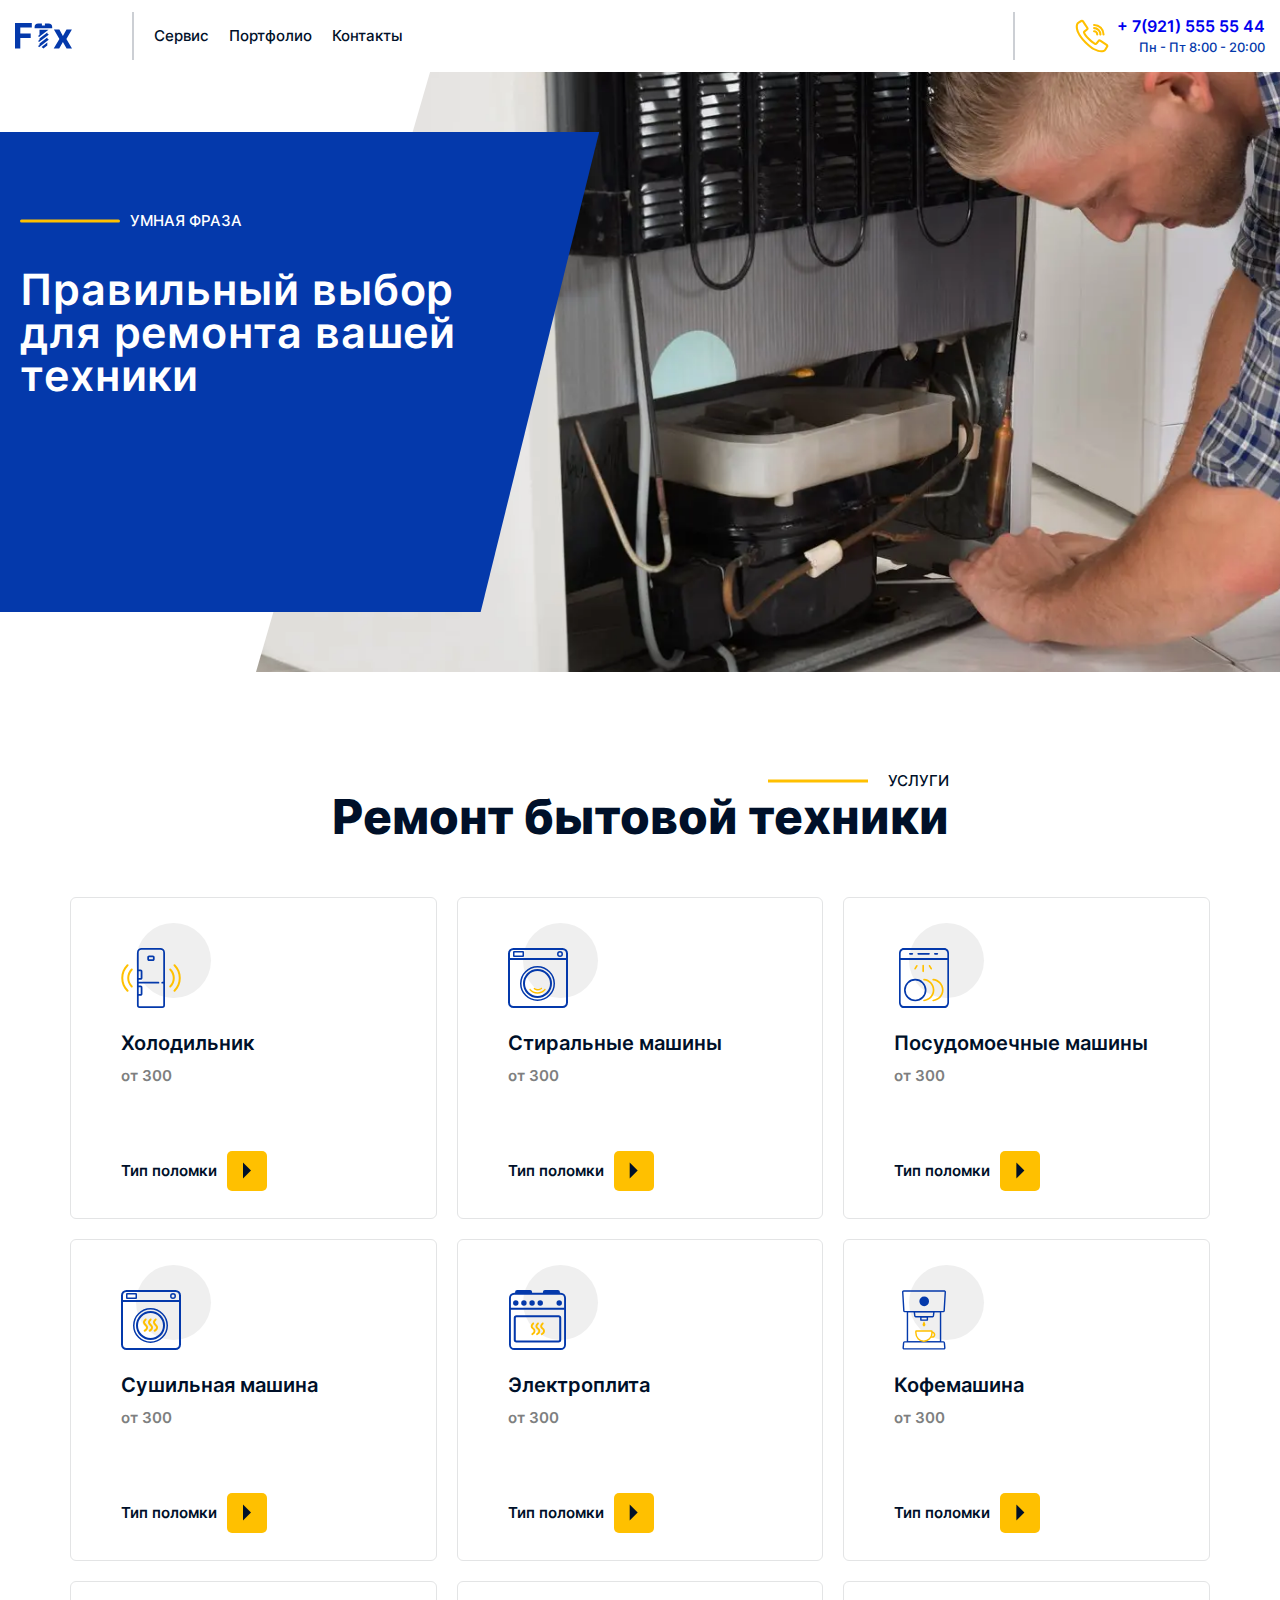
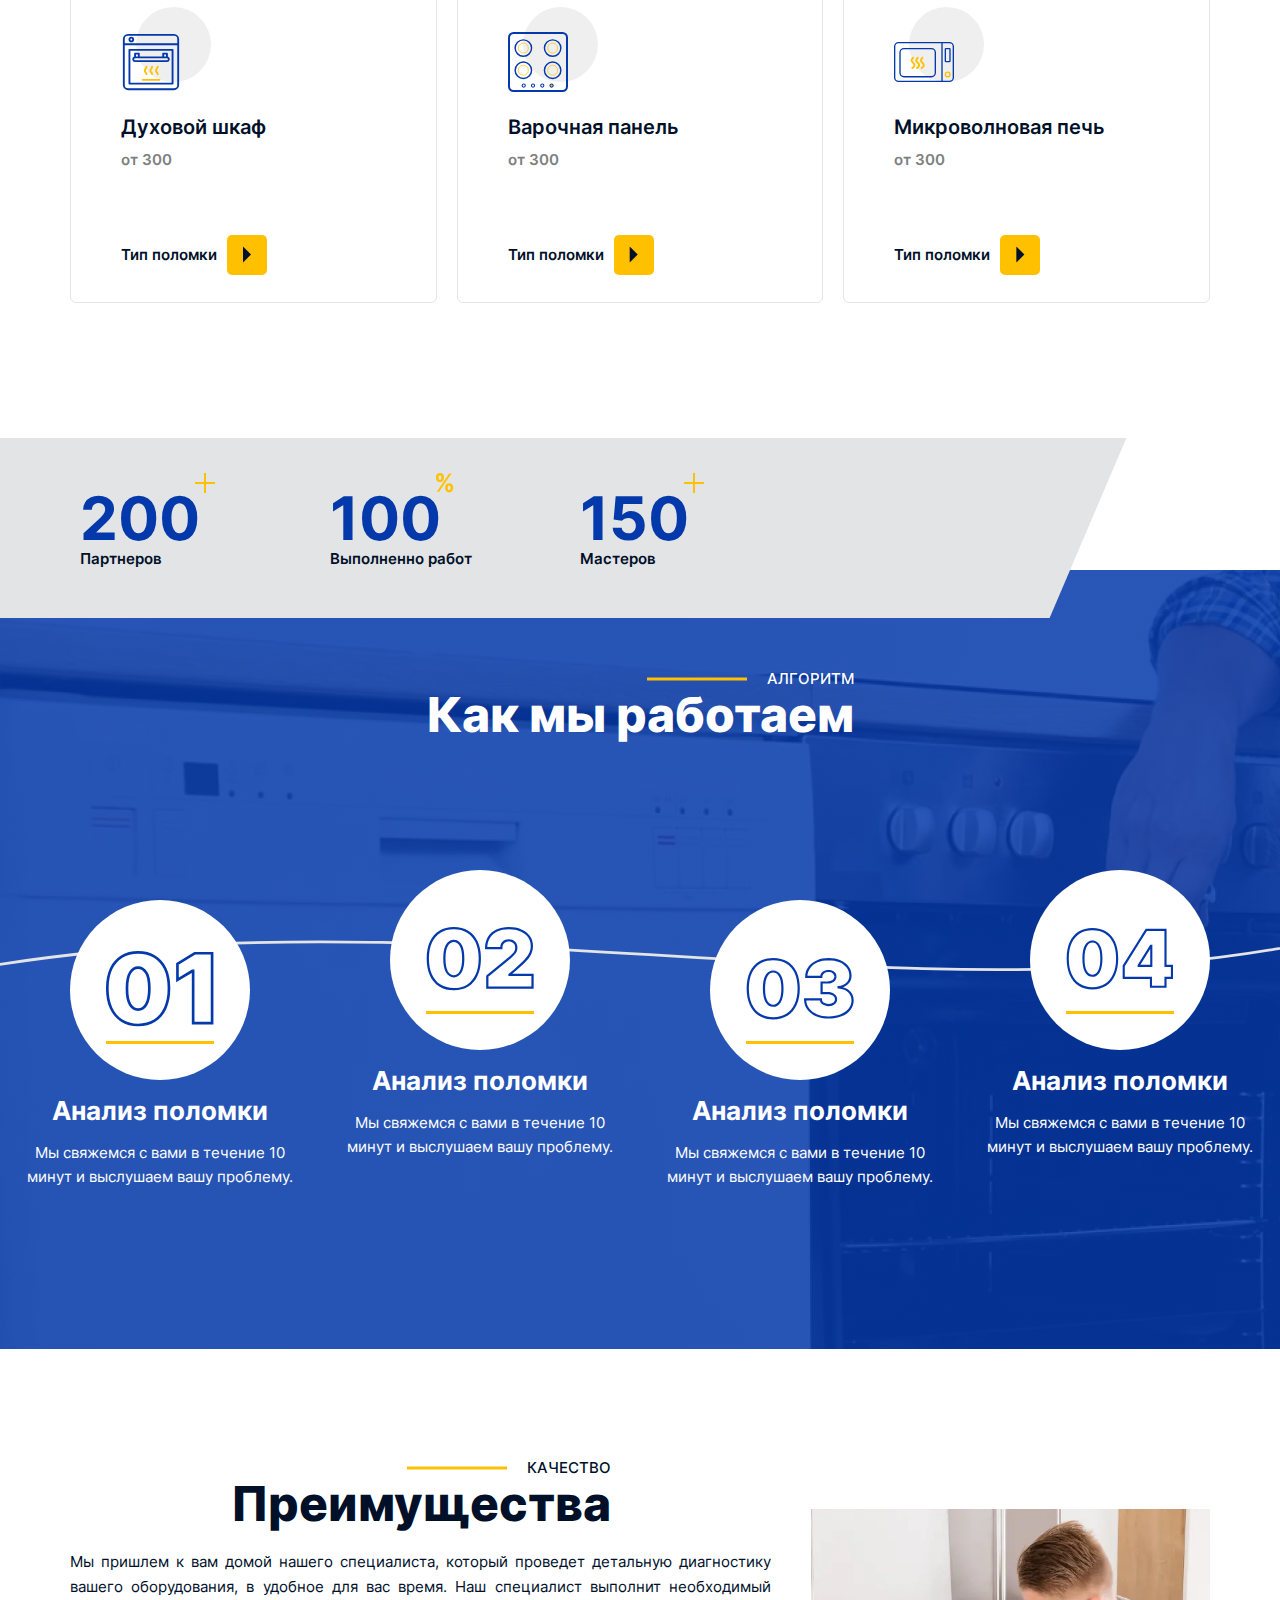
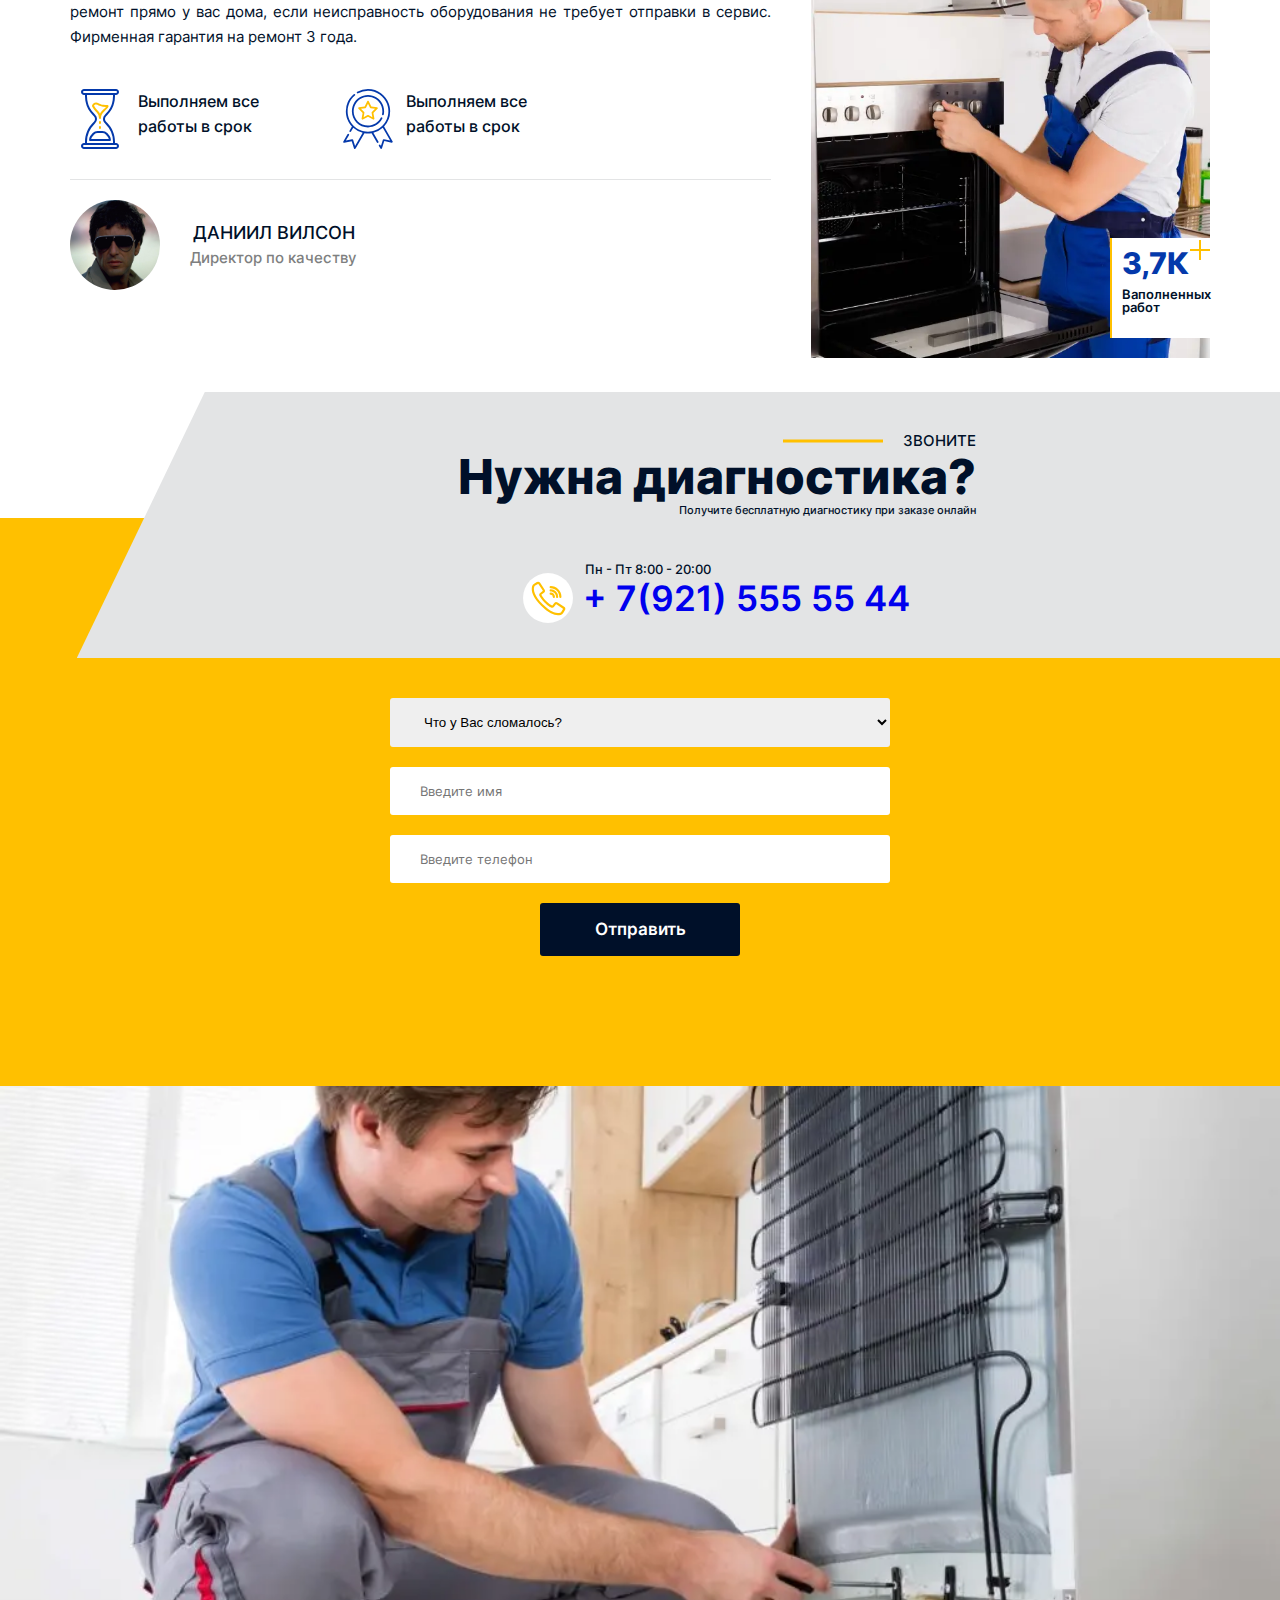
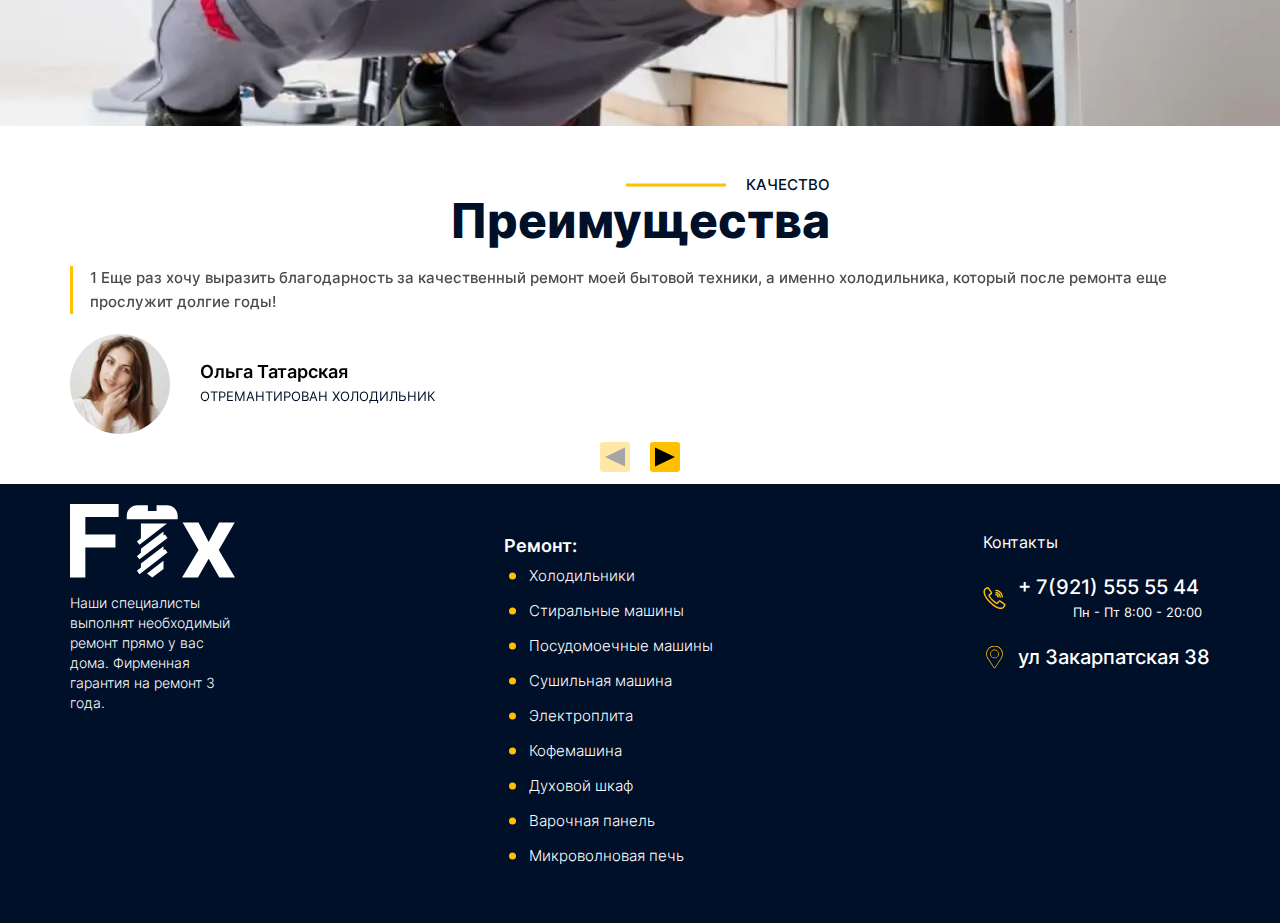
<file: index.html>
<!DOCTYPE html>
<html lang="ru">
  <head>
    <title>Сервисный центр бытовой техники в Санкт-Петербурге</title>
    <meta charset="UTF-8">
    <meta name="viewport" content="width=device-width, initial-scale=1.0">
    <meta name="description" content="">
    <meta name="keywords" content="">
    <meta name="format-detection" content="telephone=no">
    <link rel="icon" href="img/favicons/favicon.ico" sizes="any">
    <link rel="icon" href="img/favicons/icon.svg" type="image/svg+xml">
    <link rel="apple-touch-icon" href="img/favicons/apple-touch-icon.png">
    <link rel="manifest" href="manifest.webmanifest">
  </head>
  <link rel="stylesheet" href="css/libs/swiper-bundle.min.css">
  <link rel="stylesheet" href="css/style.min.css">
  <body>
    <div class="wrapper">
      <header class="header">
        <div class="header__wrap _container _container_hd">
          <div class="header__logo"> <a href="index.html"> <img src="img/logo.svg" alt="логотип"></a></div>
          <div class="header__menu menu">
            <div class="menu__icon"><span></span></div>
            <nav class="menu__body">
              <ul class="menu__list">
                <li>
                  <button class="menu__link menu__link_btn">Cервис</button><span class="menu__arrow"></span>
                  <ul class="menu__sub-list">
                    <li><a class="menu__sub-link" href="refrigerator.html">Холодильник</a></li>
                    <li><a class="menu__sub-link" href="washer.html">Стиральная машина</a></li>
                    <li><a class="menu__sub-link" href="dishwasher.html">Посудомоечная машина</a></li>
                    <li><a class="menu__sub-link" href="dryer.html">Сушильная машина</a></li>
                    <li><a class="menu__sub-link" href="electric-stove.html">Электроплита</a></li>
                    <li><a class="menu__sub-link" href="coffeemachine.html">Кофемашина</a></li>
                    <li><a class="menu__sub-link" href="oven.html">Духовой шкаф</a></li>
                    <li><a class="menu__sub-link" href="cooktop.html">Варочная панель</a></li>
                    <li><a class="menu__sub-link" href="mikrovolnovka.html">Микроволновая печь</a></li>
                  </ul>
                </li>
                <li><a class="menu__link" href="portfolio.html">Портфолио</a></li>
                <li><a class="menu__link" href="contacts.html">Контакты</a></li>
              </ul>
            </nav>
          </div>
          <div class="header__contacts"> <a href="tel:+7111111111">+ 7(921) 555 55 44</a><span>Пн - Пт 8:00 - 20:00</span></div>
        </div>
      </header>
      <main class="main">
        <section class="intro">
          <div class="intro__wrapp _container_hd">
            <div class="intro__text"><span>умная фраза</span>
              <h1>Правильный выбор для ремонта вашей техники</h1>
            </div>
            <div class="intro__img"> 
              <picture class="class">
                <source srcset="img/bg-main.webp" type="image/webp"/>
                <source srcset="img/bg-main.png" type="image/png"/><img src="img/bg-main.jpg" alt="ремонт бытовой техники"/>
              </picture>
            </div>
          </div>
        </section>
        <section class="services _container">
          <div class="services__wrap">
            <div class="title"> <span class="title__span">услуги</span>
              <h2 class="title__title">Ремонт бытовой техники</h2>
            </div>
            <ul class="services__list">
              <li class="services__item service" style="background-image: url(img/service-fridge.jpg);">
                <div class="service__img"> <img src="img/icons/fridge.svg" alt="иконка"></div>
                <div class="service__title">Холодильник</div>
                <div class="service__price">от 300</div><a class="service__link" href="refrigerator.html">Тип поломки</a>
              </li>
              <li class="services__item service" style="background-image: url(img/service-fridge.jpg);">
                <div class="service__img"> <img src="img/icons/washer.svg" alt="иконка"></div>
                <div class="service__title">Стиральные машины</div>
                <div class="service__price">от 300</div><a class="service__link" href="washer.html">Тип поломки</a>
              </li>
              <li class="services__item service" style="background-image: url(img/service-fridge.jpg);">
                <div class="service__img"> <img src="img/icons/dishwasher.svg" alt="иконка"></div>
                <div class="service__title">Посудомоечные машины</div>
                <div class="service__price">от 300</div><a class="service__link" href="dishwasher.html">Тип поломки</a>
              </li>
              <li class="services__item service" style="background-image: url(img/service-fridge.jpg);">
                <div class="service__img"> <img src="img/icons/dryer.svg" alt="иконка"></div>
                <div class="service__title">Сушильная машина</div>
                <div class="service__price">от 300</div><a class="service__link" href="dryer.html">Тип поломки</a>
              </li>
              <li class="services__item service" style="background-image: url(img/service-fridge.jpg);">
                <div class="service__img"> <img src="img/icons/electric-stove.svg" alt="иконка"></div>
                <div class="service__title">Электроплита</div>
                <div class="service__price">от 300</div><a class="service__link" href="electric-stove.html">Тип поломки</a>
              </li>
              <li class="services__item service" style="background-image: url(img/service-fridge.jpg);">
                <div class="service__img"> <img src="img/icons/coffeemachine.svg" alt="иконка"></div>
                <div class="service__title">Кофемашина</div>
                <div class="service__price">от 300</div><a class="service__link" href="coffeemachine.html">Тип поломки</a>
              </li>
              <li class="services__item service" style="background-image: url(img/service-fridge.jpg);">
                <div class="service__img"> <img src="img/icons/oven.svg" alt="иконка"></div>
                <div class="service__title">Духовой шкаф</div>
                <div class="service__price">от 300</div><a class="service__link" href="oven.html">Тип поломки</a>
              </li>
              <li class="services__item service" style="background-image: url(img/service-fridge.jpg);">
                <div class="service__img"> <img src="img/icons/cooktop.svg" alt="иконка"></div>
                <div class="service__title">Варочная панель</div>
                <div class="service__price">от 300</div><a class="service__link" href="cooktop.html">Тип поломки</a>
              </li>
              <li class="services__item service" style="background-image: url(img/service-fridge.jpg);">
                <div class="service__img"> <img src="img/icons/mikrovolnovka.svg" alt="иконка"></div>
                <div class="service__title">Микроволновая печь</div>
                <div class="service__price">от 300</div><a class="service__link" href="mikrovolnovka.html">Тип поломки</a>
              </li>
            </ul>
          </div>
        </section>
        <section class="work"> 
          <div class="work__wrap _container">
            <div class="work__number number">
              <div class="number__item"> 
                <div class="number__value number__value_plus">200</div>
                <div class="number__descr">Партнеров</div>
              </div>
              <div class="number__item"> 
                <div class="number__value number__value_precent">100</div>
                <div class="number__descr">Выполненно работ</div>
              </div>
              <div class="number__item"> 
                <div class="number__value number__value_plus">150</div>
                <div class="number__descr">Мастеров</div>
              </div>
            </div>
          </div>
          <div class="work__stage work-stage">
            <div class="work-stage__wrap _container_hd">
              <div class="title title_wite"><span class="title__span">алгоритм</span>
                <h2 class="title__title">Как мы работаем</h2>
              </div>
              <div class="work-stage__list">
                <div class="work-stage__item work-stage__item_move"> 
                  <div class="work-stage__img"> <img src="img/stage_01.svg" alt=""></div>
                  <div class="work-stage__title">Анализ поломки </div>
                  <div class="work-stage__descr">Мы свяжемся с вами в течение 10 минут и выслушаем вашу проблему.</div>
                </div>
                <div class="work-stage__item"> 
                  <div class="work-stage__img"><img src="img/stage_02.svg" alt=""></div>
                  <div class="work-stage__title">Анализ поломки </div>
                  <div class="work-stage__descr">Мы свяжемся с вами в течение 10 минут и выслушаем вашу проблему.</div>
                </div>
                <div class="work-stage__item work-stage__item_move"> 
                  <div class="work-stage__img"> <img src="img/stage_03.svg" alt=""></div>
                  <div class="work-stage__title">Анализ поломки </div>
                  <div class="work-stage__descr">Мы свяжемся с вами в течение 10 минут и выслушаем вашу проблему.</div>
                </div>
                <div class="work-stage__item"> 
                  <div class="work-stage__img"><img src="img/stage_04.svg" alt=""></div>
                  <div class="work-stage__title">Анализ поломки </div>
                  <div class="work-stage__descr">Мы свяжемся с вами в течение 10 минут и выслушаем вашу проблему.</div>
                </div>
              </div>
            </div>
          </div>
        </section>
        <section class="advantages">
          <div class="advantages__wrap _container">
            <div class="advantages__descr"> 
              <div class="title"><span class="title__span">качество</span>
                <h2 class="title__title">Преимущества</h2>
              </div>
              <p class="advantages__paragraph">Мы пришлем к вам домой нашего специалиста, который проведет детальную диагностику вашего оборудования, в удобное для вас время. Наш специалист выполнит необходимый ремонт прямо у вас дома, если неисправность оборудования не требует отправки в сервис. Фирменная гарантия на ремонт 3 года.</p>
              <div class="advantages__items advantag">
                <div class="advantag__item"> 
                  <div class="advantag__icon"> <img src="img/icons/clock.svg" alt="иконка"></div>
                  <div class="advantag__title">Выполняем все работы в срок</div>
                </div>
                <div class="advantag__item"> 
                  <div class="advantag__icon"> <img src="img/icons/warranty.svg" alt="иконка"></div>
                  <div class="advantag__title">Выполняем все работы в срок</div>
                </div>
              </div>
              <div class="advantages__director director">
                <div class="director__img"> <img src="img/director.jpg" alt="директор по качеству"></div>
                <div class="director__data">Даниил Вилсон <span>Директор по качеству</span></div>
              </div>
            </div>
            <div class="advantages__img-wrap">
              <div class="advantages__img"> 
                <picture class="class">
                  <source srcset="img/advantages.webp" type="image/webp"/>
                  <source srcset="img/advantages.png" type="image/png"/><img src="img/advantages.jpg" alt="качественный ремонт бытовой техники"/>
                </picture>
              </div>
              <div class="advantages__number">3,7к <span>Ваполненных работ</span></div>
            </div>
          </div>
        </section>
        <section class="feedback">
          <div class="feedback__wrap">
            <div class="feedback__contacts contacts-form _container">
              <div class="title"><span class="title__span">звоните</span>
                <h3 class="title__title">Нужна диагностика?</h3>
                <div class="title__descr">Получите бесплатную диагностику при заказе онлайн </div>
              </div><a class="contacts-form__link" href="tel:+79215555544">+ 7(921) 555 55 44
                <div class="contacts-form__mode">Пн - Пт 8:00 - 20:00</div></a>
            </div>
          </div>
          <div class="feedback__form">
            <form class="form" action="#" method="POST" enctype="multipart/form-data">
              <select class="form__select">
                <option value>Что у Вас сломалось?</option>
                <option value="Холодильник">Холодильник</option>
                <option value="Стиральная машина">Стиральная машина</option>
                <option value="Посудомоечная машина">Посудомоечная машина</option>
                <option value="Сушильная машина">Сушильная машина</option>
                <option value="Электроплита">Электроплита</option>
                <option value="Кофемашина">Кофемашина</option>
                <option value="Духовой шкаф">Духовой шкаф</option>
                <option value="Варочная панель">Варочная панель</option>
                <option value="Микроволновая печь">Микроволновая печь</option>
                <option value="Другая техника">Другая техника</option>
              </select>
              <label class="form__label">
                <input class="form__input input-name" type="text" data-validate-field="name" name="Имя" placeholder="Введите имя">
              </label>
              <label class="form__label">
                <input class="form__input input-tel" type="tel" data-validate-field="tel" name="Телефон" placeholder="Введите телефон">
              </label>
              <button class="form__button button">Отправить</button>
            </form>
          </div>
        </section>
        <section class="reviews">
          <div class="reviews__wrap">
            <div class="img-slider">
              <div class="img-slider__wrap">
                <div class="swiper-wrapper">
                  <div class="swiper-slide img-slider__item"> 
                    <picture class="class">
                      <source srcset="img/slid-01.webp" type="image/webp"/>
                      <source srcset="img/slid-01.png" type="image/png"/><img src="img/slid-01.jpg" alt=""/>
                    </picture>
                  </div>
                  <div class="swiper-slide img-slider__item"> 
                    <picture class="class">
                      <source srcset="img/slid-02.webp" type="image/webp"/>
                      <source srcset="img/slid-02.png" type="image/png"/><img src="img/slid-02.jpg" alt=""/>
                    </picture>
                  </div>
                  <div class="swiper-slide img-slider__item"> 
                    <picture class="class">
                      <source srcset="img/slid-03.webp" type="image/webp"/>
                      <source srcset="img/slid-03.png" type="image/png"/><img src="img/slid-03.jpg" alt=""/>
                    </picture>
                  </div>
                  <div class="swiper-slide img-slider__item"> 
                    <picture class="class">
                      <source srcset="img/slid-04.webp" type="image/webp"/>
                      <source srcset="img/slid-04.png" type="image/png"/><img src="img/slid-04.jpg" alt=""/>
                    </picture>
                  </div>
                </div>
              </div>
            </div>
            <div class="text-slider _container">
              <div class="text-slider__wrap">
                <div class="title"><span class="title__span">качество</span>
                  <h2 class="title__title">Преимущества</h2>
                </div>
                <div class="swiper-wrapper">
                  <div class="swiper-slide text-slider__item">
                    <p class="text-slider__reviews">1 Еще раз хочу выразить благодарность за качественный ремонт моей бытовой техники, а именно холодильника, который после ремонта еще прослужит долгие годы!</p>
                    <div class="text-slider__person">
                      <div class="text-slider__img"> 
                        <picture class="class">
                          <source srcset="img/client.webp" type="image/webp"/>
                          <source srcset="img/client.png" type="image/png"/><img src="img/client.jpg" alt=""/>
                        </picture>
                      </div>
                      <div class="text-slider__client">Ольга Татарская <span> отремантирован холодильник</span></div>
                    </div>
                  </div>
                  <div class="swiper-slide text-slider__item">
                    <p class="text-slider__reviews">2 Быстро приехал, подробно осмотрел мой холодильник, профессионально выполнил ремонт. 2</p>
                    <div class="text-slider__person">
                      <div class="text-slider__img"> 
                        <picture class="class">
                          <source srcset="img/client.webp" type="image/webp"/>
                          <source srcset="img/client.png" type="image/png"/><img src="img/client.jpg" alt=""/>
                        </picture>
                      </div>
                      <div class="text-slider__client">Ольга Татарская <span> отремантирован холодильник</span></div>
                    </div>
                  </div>
                  <div class="swiper-slide text-slider__item">
                    <p class="text-slider__reviews">3 Быстро приехал, подробно осмотрел мой холодильник, профессионально выполнил ремонт. 3</p>
                    <div class="text-slider__person">
                      <div class="text-slider__img"> 
                        <picture class="class">
                          <source srcset="img/client.webp" type="image/webp"/>
                          <source srcset="img/client.png" type="image/png"/><img src="img/client.jpg" alt=""/>
                        </picture>
                      </div>
                      <div class="text-slider__client">Ольга Татарская <span> отремантирован холодильник</span></div>
                    </div>
                  </div>
                  <div class="swiper-slide text-slider__item">
                    <p class="text-slider__reviews">4 Быстро приехал, подробно осмотрел мой холодильник, профессионально выполнил ремонт. 4</p>
                    <div class="text-slider__person">
                      <div class="text-slider__img"> 
                        <picture class="class">
                          <source srcset="img/client.webp" type="image/webp"/>
                          <source srcset="img/client.png" type="image/png"/><img src="img/client.jpg" alt=""/>
                        </picture>
                      </div>
                      <div class="text-slider__client">Ольга Татарская <span> отремантирован холодильник</span></div>
                    </div>
                  </div>
                </div>
              </div>
              <div class="slider-buttons">
                <button class="swiper-button-prev"></button>
                <button class="swiper-button-next"></button>
              </div>
            </div>
          </div>
        </section>
      </main>
      <footer class="footer">
        <div class="footer__wrap _container">
          <div class="footer__logo">
            <div class="footer__logo-img"><img src="img/logo-wite.svg" alt="логотип"></div>
            <div class="footer__descr">Наши специалисты выполнят необходимый ремонт прямо у вас дома. Фирменная гарантия на ремонт 3 года.</div>
          </div>
          <ul class="footer__menu">Ремонт:
            <li class="footer__item"><a class="footer__link" href="refrigerator.html">Холодильники</a></li>
            <li class="footer__item"><a class="footer__link" href="washer.html">Стиральные машины</a></li>
            <li class="footer__item"><a class="footer__link" href="dishwasher.html">Посудомоечные машины</a></li>
            <li class="footer__item"><a class="footer__link" href="dryer.html">Сушильная машина</a></li>
            <li class="footer__item"><a class="footer__link" href="electric-stove.html">Электроплита</a></li>
            <li class="footer__item"><a class="footer__link" href="coffeemachine.html">Кофемашина</a></li>
            <li class="footer__item"><a class="footer__link" href="oven.html">Духовой шкаф</a></li>
            <li class="footer__item"><a class="footer__link" href="cooktop.html">Варочная панель</a></li>
            <li class="footer__item"><a class="footer__link" href="mikrovolnovka.html">Микроволновая печь</a></li>
          </ul>
          <div class="footer__contacts">Контакты<a class="footer__contacts-tel" href="tel:">+ 7(921) 555 55 44 <span>Пн - Пт 8:00 - 20:00</span></a>
            <div class="footer__contacts-locatio">ул Закарпатская 38</div>
          </div>
        </div>
      </footer>
    </div>
    <script src="js/libs/inputmask.min.js"></script>
    <script src="js/libs/just-validate.min.js"></script>
    <script src="js/libs/swiper-bundle.min.js"></script>
    <script src="js/script-main.min.js"></script>
    <script src="js/script.min.js"></script>
  </body>
</html>
</file>
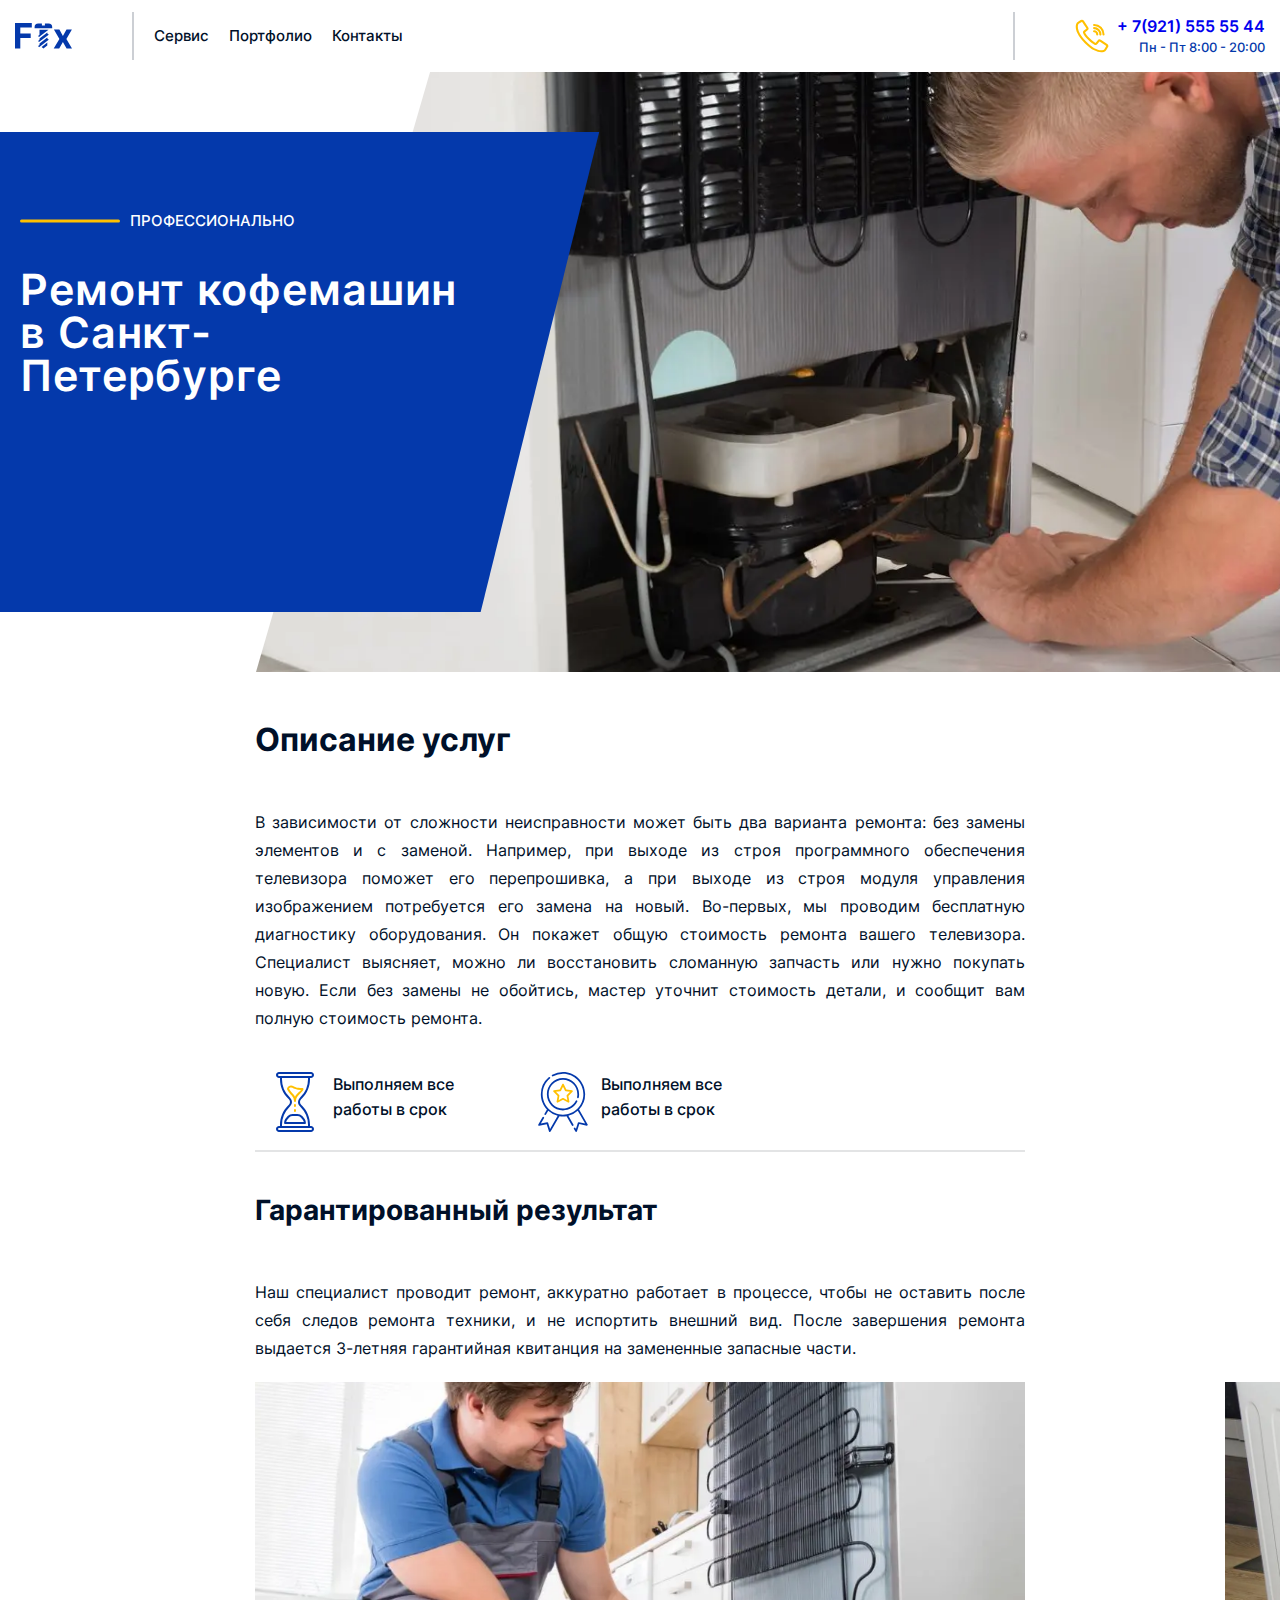
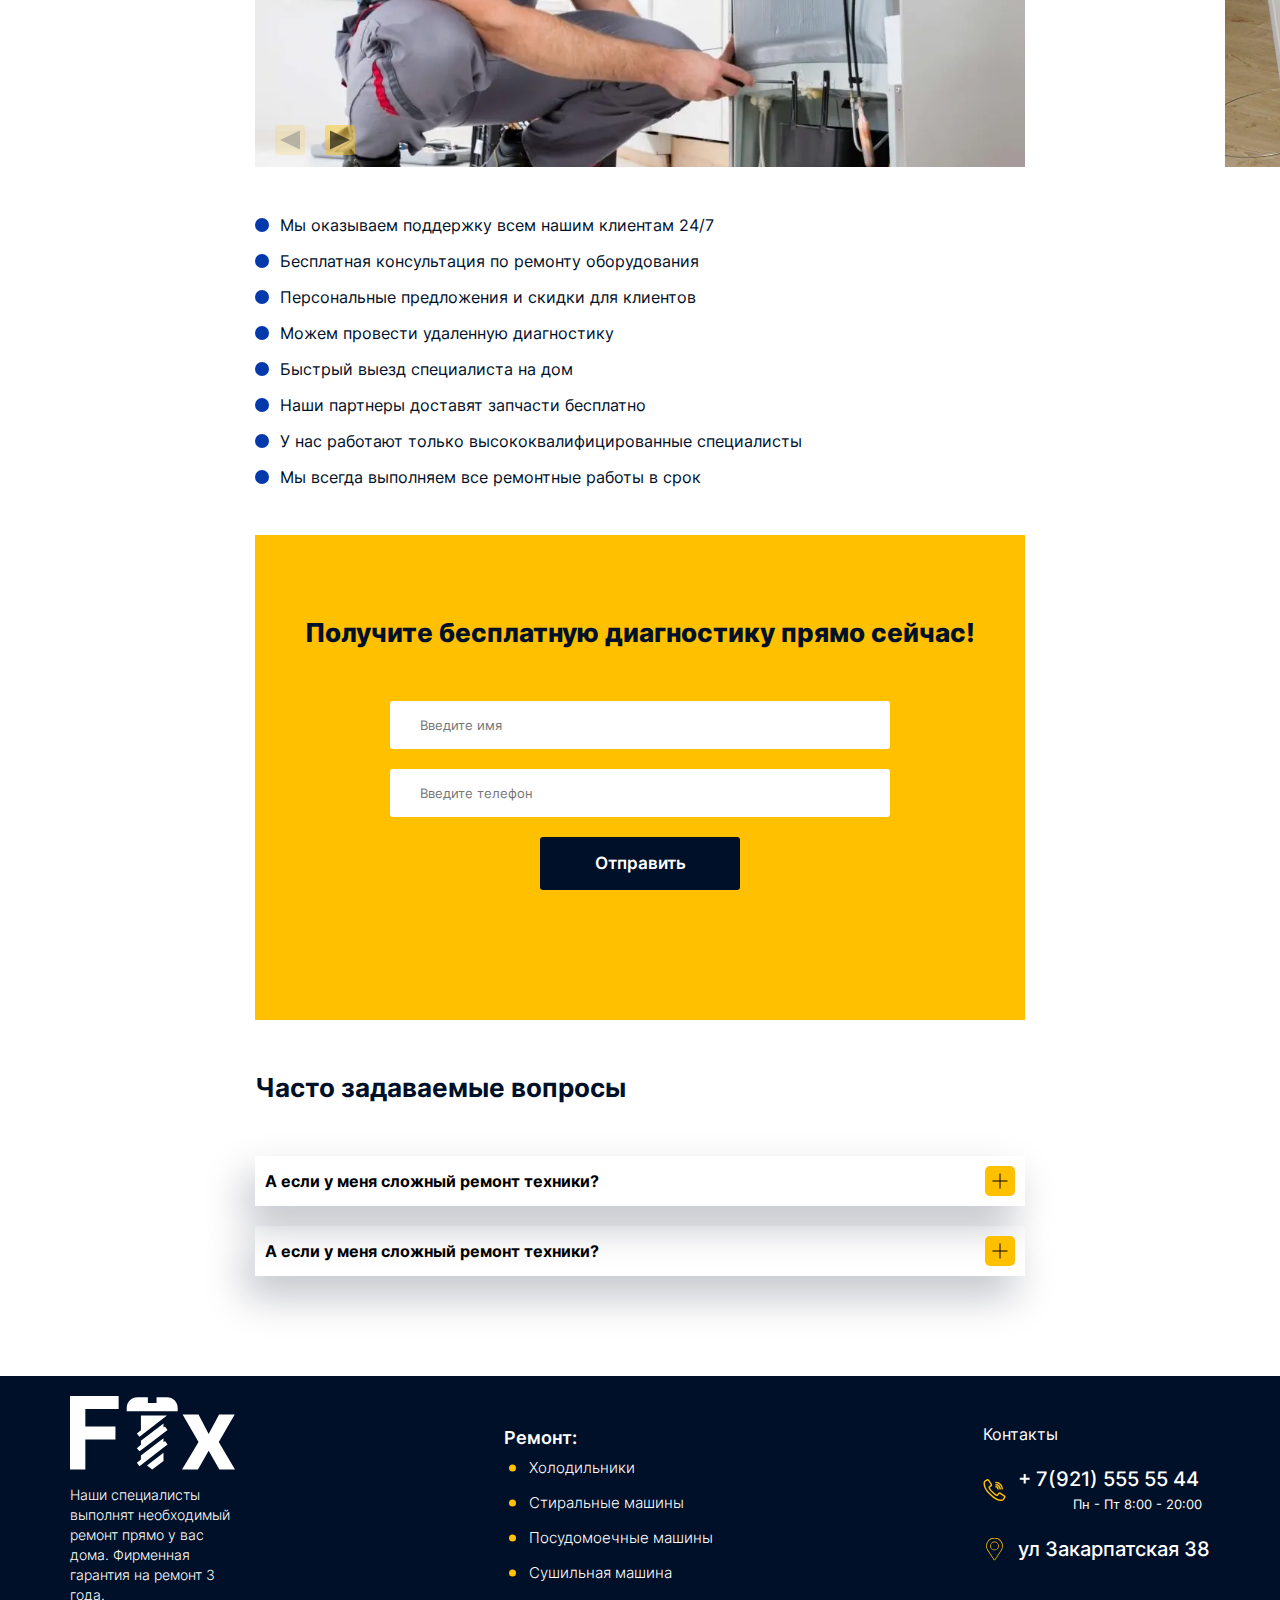
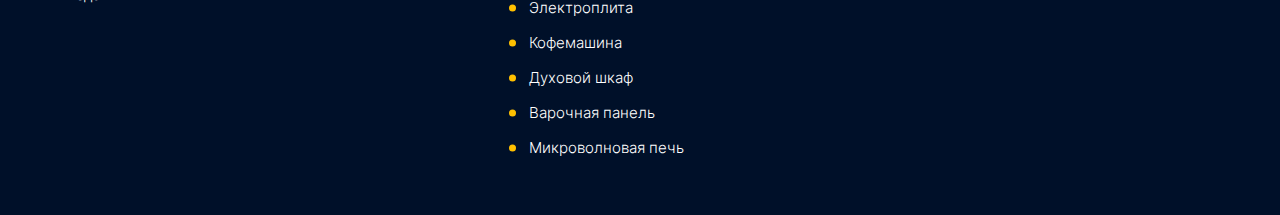
<file: coffeemachine.html>
<!DOCTYPE html>
<html lang="ru">
  <head>
    <title>Ремонт кофемашин в Санкт-Петербурге | Название компании</title>
    <meta charset="UTF-8">
    <meta name="viewport" content="width=device-width, initial-scale=1.0">
    <meta name="description" content="Быстрый и качественный ремонт кофемашин любых марок в Санкт-Петербурге. Высококвалифицированные специалисты готовы решить любую проблему с вашей кофемашиной.">
    <meta name="keywords" content="">
    <meta name="format-detection" content="telephone=no">
    <link rel="icon" href="img/favicons/favicon.ico" sizes="any">
    <link rel="icon" href="img/favicons/icon.svg" type="image/svg+xml">
    <link rel="apple-touch-icon" href="img/favicons/apple-touch-icon.png">
    <link rel="manifest" href="manifest.webmanifest">
  </head>
  <link rel="stylesheet" href="css/libs/swiper-bundle.min.css">
  <link rel="stylesheet" href="css/style.min.css">
  <body>
    <div class="wrapper">
      <header class="header">
        <div class="header__wrap _container _container_hd">
          <div class="header__logo"> <a href="index.html"> <img src="img/logo.svg" alt="логотип"></a></div>
          <div class="header__menu menu">
            <div class="menu__icon"><span></span></div>
            <nav class="menu__body">
              <ul class="menu__list">
                <li>
                  <button class="menu__link menu__link_btn">Cервис</button><span class="menu__arrow"></span>
                  <ul class="menu__sub-list">
                    <li><a class="menu__sub-link" href="refrigerator.html">Холодильник</a></li>
                    <li><a class="menu__sub-link" href="washer.html">Стиральная машина</a></li>
                    <li><a class="menu__sub-link" href="dishwasher.html">Посудомоечная машина</a></li>
                    <li><a class="menu__sub-link" href="dryer.html">Сушильная машина</a></li>
                    <li><a class="menu__sub-link" href="electric-stove.html">Электроплита</a></li>
                    <li><a class="menu__sub-link" href="coffeemachine.html">Кофемашина</a></li>
                    <li><a class="menu__sub-link" href="oven.html">Духовой шкаф</a></li>
                    <li><a class="menu__sub-link" href="cooktop.html">Варочная панель</a></li>
                    <li><a class="menu__sub-link" href="mikrovolnovka.html">Микроволновая печь</a></li>
                  </ul>
                </li>
                <li><a class="menu__link" href="portfolio.html">Портфолио</a></li>
                <li><a class="menu__link" href="contacts.html">Контакты</a></li>
              </ul>
            </nav>
          </div>
          <div class="header__contacts"> <a href="tel:+7111111111">+ 7(921) 555 55 44</a><span>Пн - Пт 8:00 - 20:00</span></div>
        </div>
      </header>
      <main class="main">
        <section class="intro">
          <div class="intro__wrapp _container_hd">
            <div class="intro__text"><span>профессионально</span>
              <h1>Ремонт кофемашин в Санкт-Петербурге</h1>
            </div>
            <div class="intro__img"> 
              <picture class="class">
                <source srcset="img/bg-main.webp" type="image/webp"/>
                <source srcset="img/bg-main.png" type="image/png"/><img src="img/bg-main.jpg" alt="ремонт бытовой техники"/>
              </picture>
            </div>
          </div>
        </section>
        <section class="description">
          <div class="description__wrap _container_single">
            <h2>Описание услуг</h2>
            <p>В зависимости от сложности неисправности может быть два варианта ремонта: без замены элементов и с заменой. Например, при выходе из строя программного обеспечения телевизора поможет его перепрошивка, а при выходе из строя модуля управления изображением потребуется его замена на новый. Во-первых, мы проводим бесплатную диагностику оборудования. Он покажет общую стоимость ремонта вашего телевизора. Специалист выясняет, можно ли восстановить сломанную запчасть или нужно покупать новую. Если без замены не обойтись, мастер уточнит стоимость детали, и сообщит вам полную стоимость ремонта.</p>
            <div class="advantag advantag_description">
              <div class="advantag__item"> 
                <div class="advantag__icon"> <img src="img/icons/clock.svg" alt="иконка"></div>
                <div class="advantag__title">Выполняем все работы в срок</div>
              </div>
              <div class="advantag__item"> 
                <div class="advantag__icon"> <img src="img/icons/warranty.svg" alt="иконка"></div>
                <div class="advantag__title">Выполняем все работы в срок</div>
              </div>
            </div>
            <h3>Гарантированный результат</h3>
            <p>Наш специалист проводит ремонт, аккуратно работает в процессе, чтобы не оставить после себя следов ремонта техники, и не испортить внешний вид. После завершения ремонта выдается 3-летняя гарантийная квитанция на замененные запасные части.</p>
            <div class="img-slider img-slider-article">
              <div class="swiper-wrapper">
                <div class="swiper-slide img-slider__item"> 
                  <picture class="class">
                    <source srcset="img/slid-01.webp" type="image/webp"/>
                    <source srcset="img/slid-01.png" type="image/png"/><img src="img/slid-01.jpg" alt=""/>
                  </picture>
                </div>
                <div class="swiper-slide img-slider__item"> 
                  <picture class="class">
                    <source srcset="img/slid-02.webp" type="image/webp"/>
                    <source srcset="img/slid-02.png" type="image/png"/><img src="img/slid-02.jpg" alt=""/>
                  </picture>
                </div>
                <div class="swiper-slide img-slider__item"> 
                  <picture class="class">
                    <source srcset="img/slid-03.webp" type="image/webp"/>
                    <source srcset="img/slid-03.png" type="image/png"/><img src="img/slid-03.jpg" alt=""/>
                  </picture>
                </div>
                <div class="swiper-slide img-slider__item"> 
                  <picture class="class">
                    <source srcset="img/slid-04.webp" type="image/webp"/>
                    <source srcset="img/slid-04.png" type="image/png"/><img src="img/slid-04.jpg" alt=""/>
                  </picture>
                </div>
              </div>
              <div class="slider-buttons">
                <button class="swiper-button-prev"></button>
                <button class="swiper-button-next"></button>
              </div>
            </div>
            <ul class="description__advantage-list advantage-list">
              <li>Мы оказываем поддержку всем нашим клиентам 24/7</li>
              <li>Бесплатная консультация по ремонту оборудования</li>
              <li>Персональные предложения и скидки для клиентов</li>
              <li>Можем провести удаленную диагностику</li>
              <li>Быстрый выезд специалиста на дом</li>
              <li>Наши партнеры доставят запчасти бесплатно</li>
              <li>У нас работают только высококвалифицированные специалисты</li>
              <li>Мы всегда выполняем все ремонтные работы в срок</li>
            </ul>
          </div>
        </section>
        <section class="feedback feedback-article _container_single">
          <div class="feedback__form feedback-article__form">
            <form class="form" action="#" method="POST" enctype="multipart/form-data"> 
              <h5 class="feedback-article__title">Получите бесплатную диагностику прямо сейчас!</h5>
              <label class="form__label">
                <input class="form__input input-name" type="text" data-validate-field="name" name="Имя" placeholder="Введите имя">
              </label>
              <label class="form__label">
                <input class="form__input input-tel" type="tel" data-validate-field="tel" name="Телефон" placeholder="Введите телефон">
              </label>
              <button class="form__button button">Отправить</button>
            </form>
          </div>
        </section>
        <section class="question">
          <div class="question__wrap _container_single">
            <h4>Часто задаваемые вопросы</h4>
            <ul class="accordion__list">
              <li class="accordion">
                <button class="accordion__control" aria-expanded="false"><span class="accordion__title">А если у меня сложный ремонт техники?</span><span class="accordion__icon"></span></button>
                <div class="accordion__content" aria-hidden="true">
                  <p>Наш специалист приедет к вам домой, проведет диагностику и предложит варианты решения проблемы. И только после вашего согласия начнется ремонт.</p>
                </div>
              </li>
              <li class="accordion">
                <button class="accordion__control" aria-expanded="false"><span class="accordion__title">А если у меня сложный ремонт техники?</span><span class="accordion__icon"></span></button>
                <div class="accordion__content" aria-hidden="true">
                  <p>Наш специалист приедет к вам домой, проведет диагностику и предложит варианты решения проблемы. И только после вашего согласия начнется ремонт.</p>
                </div>
              </li>
            </ul>
          </div>
        </section>
      </main>
      <footer class="footer">
        <div class="footer__wrap _container">
          <div class="footer__logo">
            <div class="footer__logo-img"><img src="img/logo-wite.svg" alt="логотип"></div>
            <div class="footer__descr">Наши специалисты выполнят необходимый ремонт прямо у вас дома. Фирменная гарантия на ремонт 3 года.</div>
          </div>
          <ul class="footer__menu">Ремонт:
            <li class="footer__item"><a class="footer__link" href="refrigerator.html">Холодильники</a></li>
            <li class="footer__item"><a class="footer__link" href="washer.html">Стиральные машины</a></li>
            <li class="footer__item"><a class="footer__link" href="dishwasher.html">Посудомоечные машины</a></li>
            <li class="footer__item"><a class="footer__link" href="dryer.html">Сушильная машина</a></li>
            <li class="footer__item"><a class="footer__link" href="electric-stove.html">Электроплита</a></li>
            <li class="footer__item"><a class="footer__link" href="coffeemachine.html">Кофемашина</a></li>
            <li class="footer__item"><a class="footer__link" href="oven.html">Духовой шкаф</a></li>
            <li class="footer__item"><a class="footer__link" href="cooktop.html">Варочная панель</a></li>
            <li class="footer__item"><a class="footer__link" href="mikrovolnovka.html">Микроволновая печь</a></li>
          </ul>
          <div class="footer__contacts">Контакты<a class="footer__contacts-tel" href="tel:">+ 7(921) 555 55 44 <span>Пн - Пт 8:00 - 20:00</span></a>
            <div class="footer__contacts-locatio">ул Закарпатская 38</div>
          </div>
        </div>
      </footer>
    </div>
    <script src="js/libs/inputmask.min.js"></script>
    <script src="js/libs/just-validate.min.js"></script>
    <script src="js/libs/swiper-bundle.min.js"></script>
    <script src="js/script-services.min.js"></script>
    <script src="js/script.min.js"></script>
  </body>
</html>
</file>
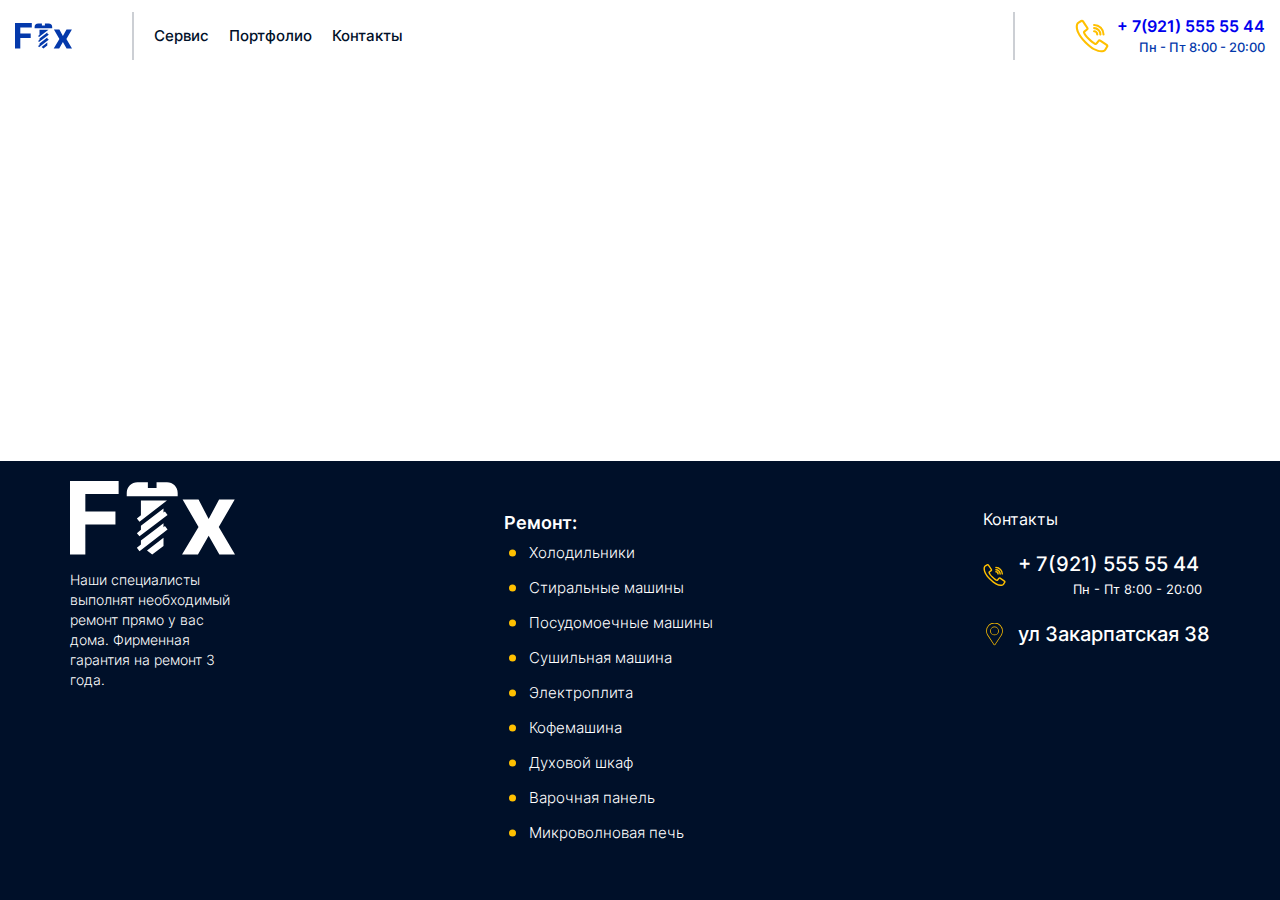
<file: contacts.html>
<!DOCTYPE html>
<html lang="ru">
  <head>
    <title>Контакты </title>
    <meta charset="UTF-8">
    <meta name="viewport" content="width=device-width, initial-scale=1.0">
    <meta name="description" content="">
    <meta name="keywords" content="">
    <meta name="format-detection" content="telephone=no">
    <link rel="icon" href="img/favicons/favicon.ico" sizes="any">
    <link rel="icon" href="img/favicons/icon.svg" type="image/svg+xml">
    <link rel="apple-touch-icon" href="img/favicons/apple-touch-icon.png">
    <link rel="manifest" href="manifest.webmanifest">
  </head>
  <link rel="stylesheet" href="css/libs/swiper-bundle.min.css">
  <link rel="stylesheet" href="css/style.min.css">
  <body>
    <div class="wrapper">
      <header class="header">
        <div class="header__wrap _container _container_hd">
          <div class="header__logo"> <a href="index.html"> <img src="img/logo.svg" alt="логотип"></a></div>
          <div class="header__menu menu">
            <div class="menu__icon"><span></span></div>
            <nav class="menu__body">
              <ul class="menu__list">
                <li>
                  <button class="menu__link menu__link_btn">Cервис</button><span class="menu__arrow"></span>
                  <ul class="menu__sub-list">
                    <li><a class="menu__sub-link" href="refrigerator.html">Холодильник</a></li>
                    <li><a class="menu__sub-link" href="washer.html">Стиральная машина</a></li>
                    <li><a class="menu__sub-link" href="dishwasher.html">Посудомоечная машина</a></li>
                    <li><a class="menu__sub-link" href="dryer.html">Сушильная машина</a></li>
                    <li><a class="menu__sub-link" href="electric-stove.html">Электроплита</a></li>
                    <li><a class="menu__sub-link" href="coffeemachine.html">Кофемашина</a></li>
                    <li><a class="menu__sub-link" href="oven.html">Духовой шкаф</a></li>
                    <li><a class="menu__sub-link" href="cooktop.html">Варочная панель</a></li>
                    <li><a class="menu__sub-link" href="mikrovolnovka.html">Микроволновая печь</a></li>
                  </ul>
                </li>
                <li><a class="menu__link" href="portfolio.html">Портфолио</a></li>
                <li><a class="menu__link" href="contacts.html">Контакты</a></li>
              </ul>
            </nav>
          </div>
          <div class="header__contacts"> <a href="tel:+7111111111">+ 7(921) 555 55 44</a><span>Пн - Пт 8:00 - 20:00</span></div>
        </div>
      </header>
      <main class="main"></main>
      <footer class="footer">
        <div class="footer__wrap _container">
          <div class="footer__logo">
            <div class="footer__logo-img"><img src="img/logo-wite.svg" alt="логотип"></div>
            <div class="footer__descr">Наши специалисты выполнят необходимый ремонт прямо у вас дома. Фирменная гарантия на ремонт 3 года.</div>
          </div>
          <ul class="footer__menu">Ремонт:
            <li class="footer__item"><a class="footer__link" href="refrigerator.html">Холодильники</a></li>
            <li class="footer__item"><a class="footer__link" href="washer.html">Стиральные машины</a></li>
            <li class="footer__item"><a class="footer__link" href="dishwasher.html">Посудомоечные машины</a></li>
            <li class="footer__item"><a class="footer__link" href="dryer.html">Сушильная машина</a></li>
            <li class="footer__item"><a class="footer__link" href="electric-stove.html">Электроплита</a></li>
            <li class="footer__item"><a class="footer__link" href="coffeemachine.html">Кофемашина</a></li>
            <li class="footer__item"><a class="footer__link" href="oven.html">Духовой шкаф</a></li>
            <li class="footer__item"><a class="footer__link" href="cooktop.html">Варочная панель</a></li>
            <li class="footer__item"><a class="footer__link" href="mikrovolnovka.html">Микроволновая печь</a></li>
          </ul>
          <div class="footer__contacts">Контакты<a class="footer__contacts-tel" href="tel:">+ 7(921) 555 55 44 <span>Пн - Пт 8:00 - 20:00</span></a>
            <div class="footer__contacts-locatio">ул Закарпатская 38</div>
          </div>
        </div>
      </footer>
    </div>
    <script src="js/libs/inputmask.min.js"></script>
    <script src="js/libs/just-validate.min.js"></script>
    <script src="js/script.min.js"></script>
  </body>
</html>
</file>
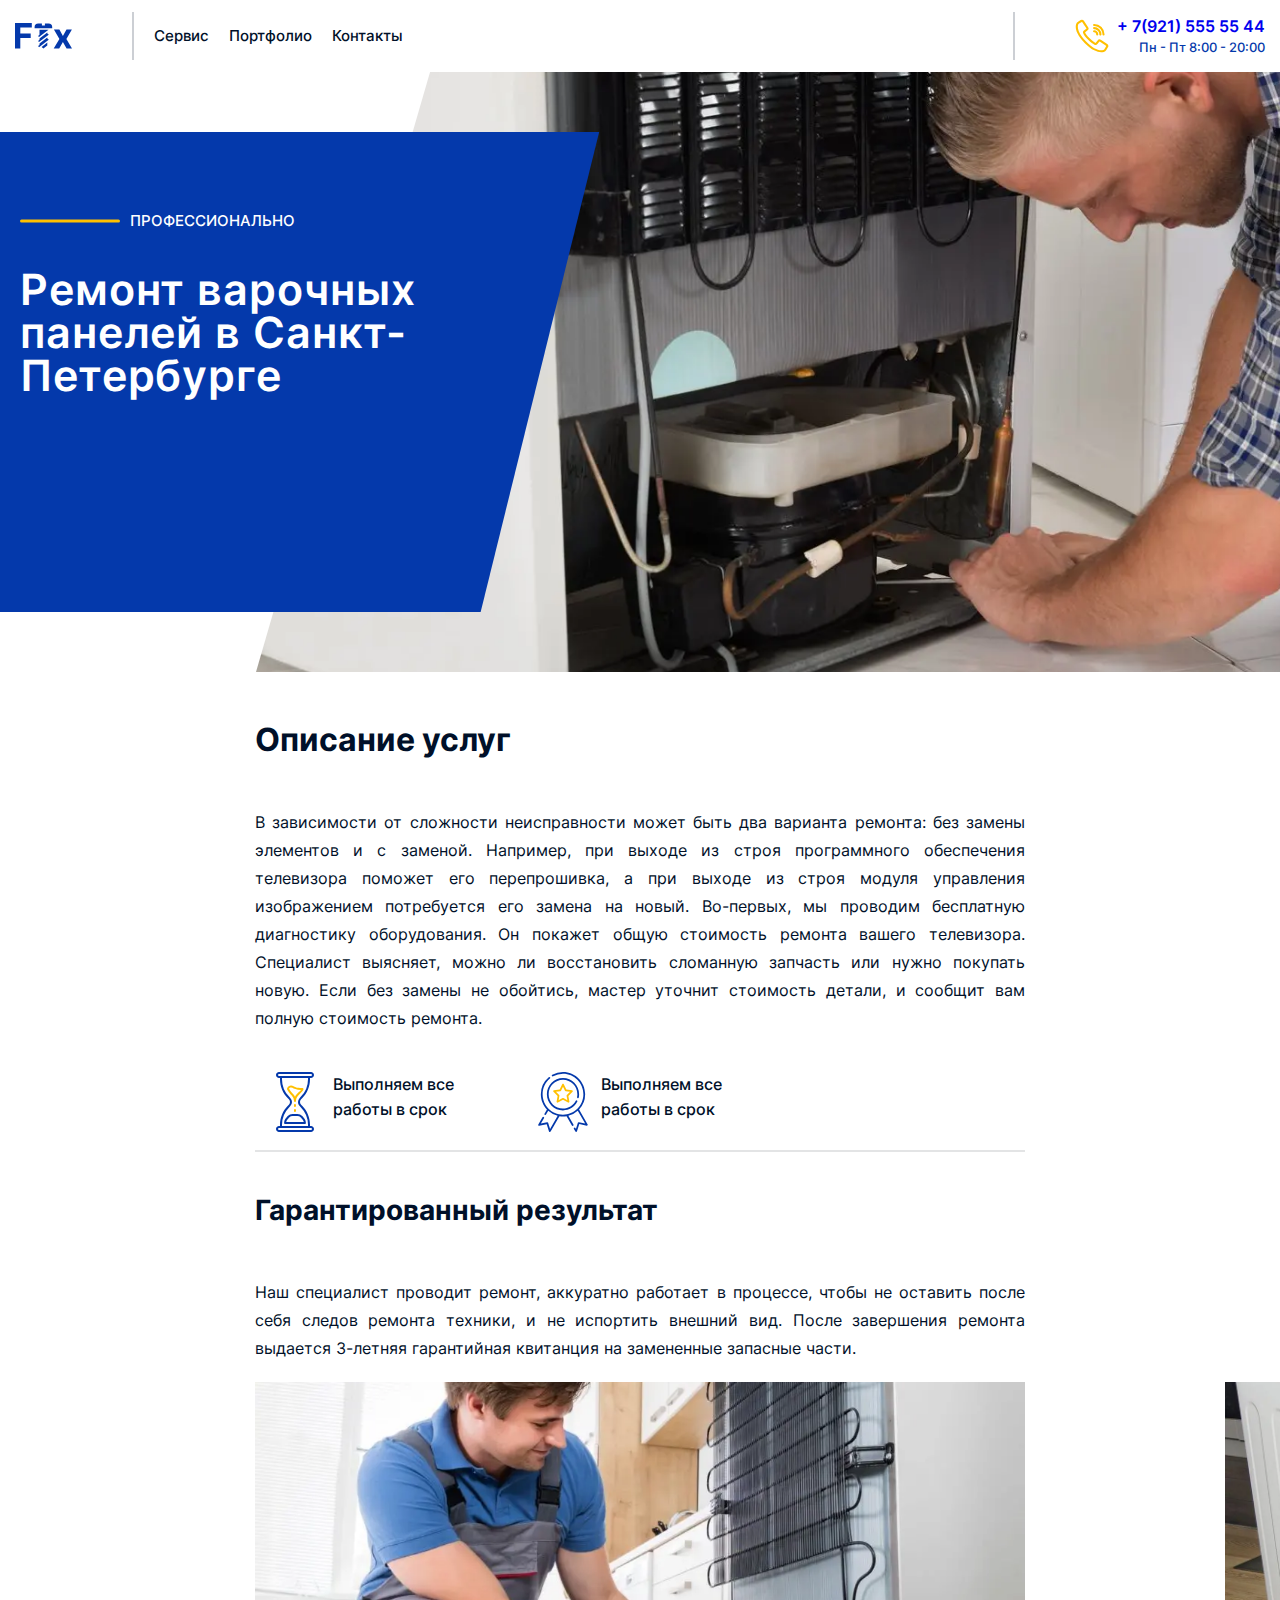
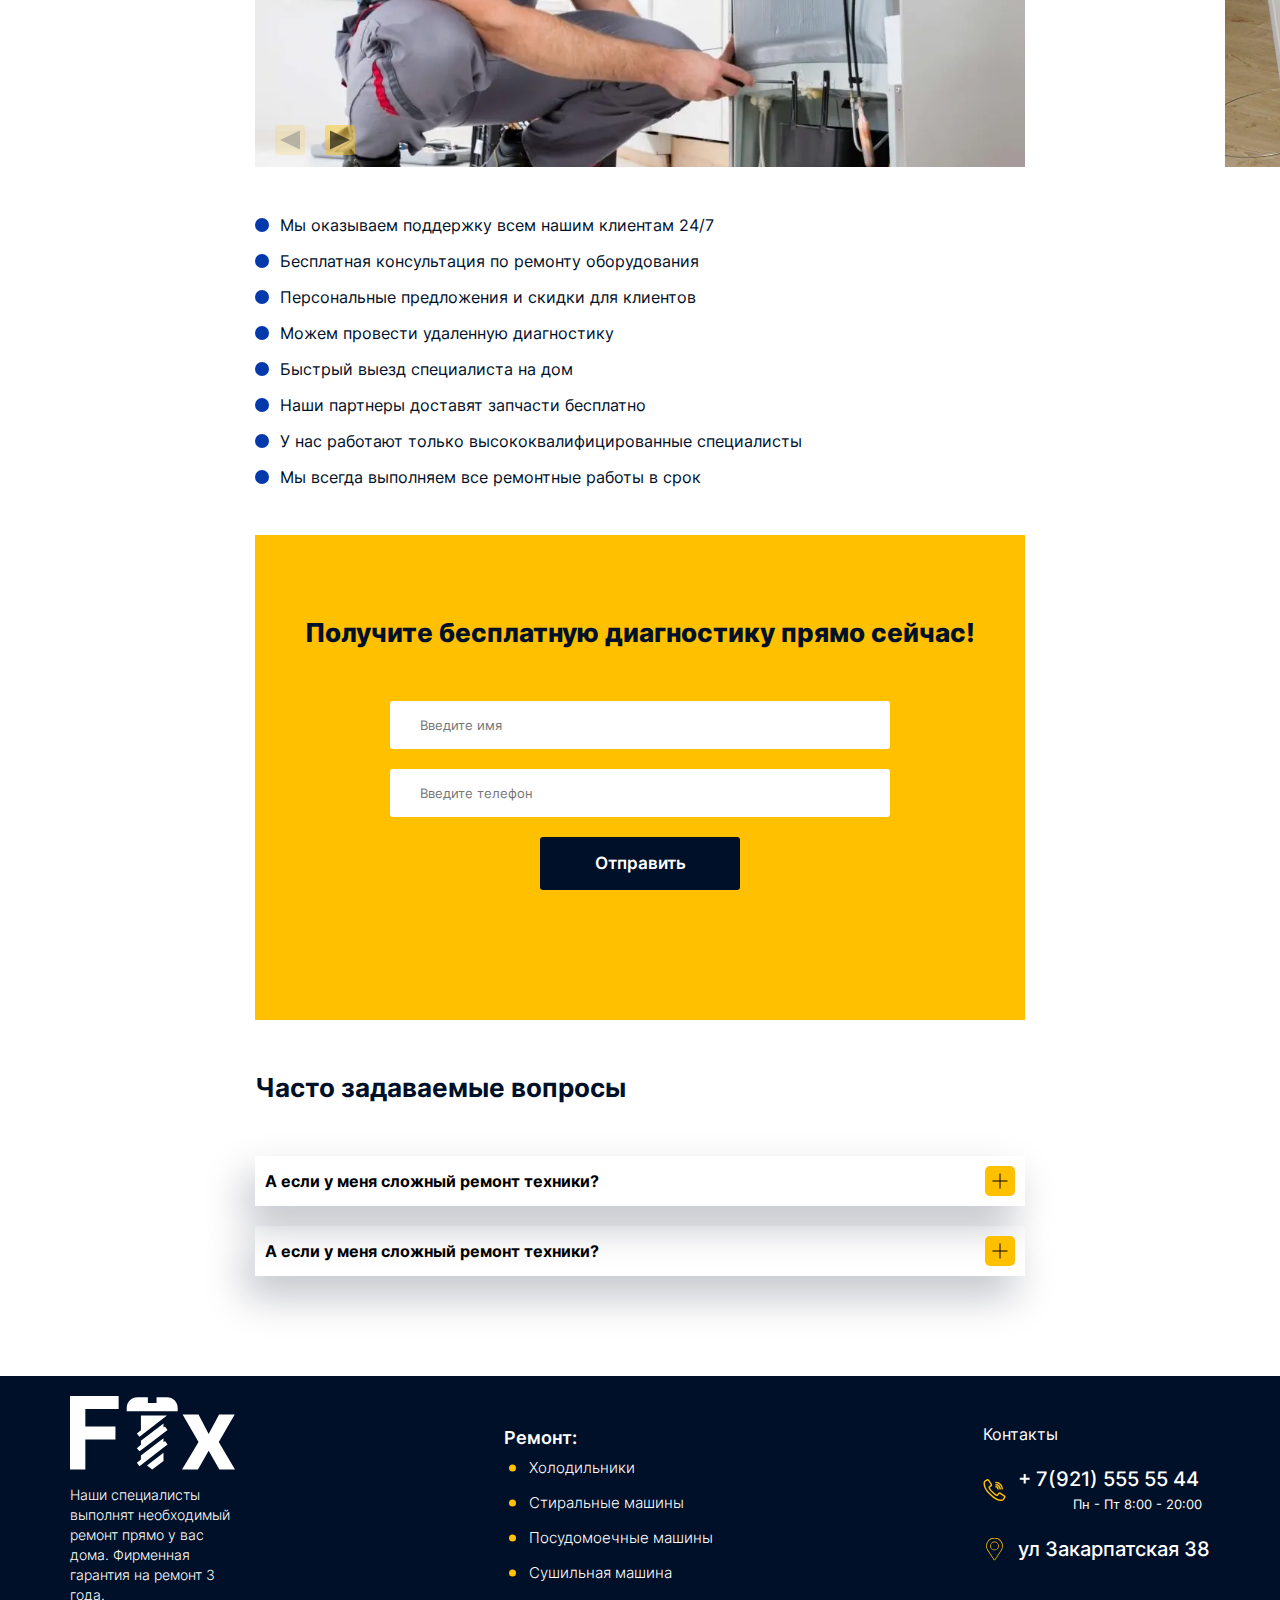
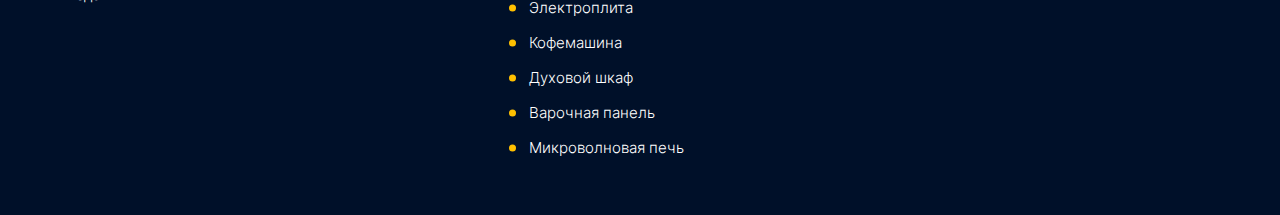
<file: cooktop.html>
<!DOCTYPE html>
<html lang="ru">
  <head>
    <title>Ремонт варочных панелей в Санкт-Петербурге | Название компании</title>
    <meta charset="UTF-8">
    <meta name="viewport" content="width=device-width, initial-scale=1.0">
    <meta name="description" content="Качественный ремонт варочных панелей в Санкт-Петербурге. Наши специалисты оперативно устранят любую неисправность техники. Гарантия на все виды работ. Звоните нам!">
    <meta name="keywords" content="">
    <meta name="format-detection" content="telephone=no">
    <link rel="icon" href="img/favicons/favicon.ico" sizes="any">
    <link rel="icon" href="img/favicons/icon.svg" type="image/svg+xml">
    <link rel="apple-touch-icon" href="img/favicons/apple-touch-icon.png">
    <link rel="manifest" href="manifest.webmanifest">
  </head>
  <link rel="stylesheet" href="css/libs/swiper-bundle.min.css">
  <link rel="stylesheet" href="css/style.min.css">
  <body>
    <div class="wrapper">
      <header class="header">
        <div class="header__wrap _container _container_hd">
          <div class="header__logo"> <a href="index.html"> <img src="img/logo.svg" alt="логотип"></a></div>
          <div class="header__menu menu">
            <div class="menu__icon"><span></span></div>
            <nav class="menu__body">
              <ul class="menu__list">
                <li>
                  <button class="menu__link menu__link_btn">Cервис</button><span class="menu__arrow"></span>
                  <ul class="menu__sub-list">
                    <li><a class="menu__sub-link" href="refrigerator.html">Холодильник</a></li>
                    <li><a class="menu__sub-link" href="washer.html">Стиральная машина</a></li>
                    <li><a class="menu__sub-link" href="dishwasher.html">Посудомоечная машина</a></li>
                    <li><a class="menu__sub-link" href="dryer.html">Сушильная машина</a></li>
                    <li><a class="menu__sub-link" href="electric-stove.html">Электроплита</a></li>
                    <li><a class="menu__sub-link" href="coffeemachine.html">Кофемашина</a></li>
                    <li><a class="menu__sub-link" href="oven.html">Духовой шкаф</a></li>
                    <li><a class="menu__sub-link" href="cooktop.html">Варочная панель</a></li>
                    <li><a class="menu__sub-link" href="mikrovolnovka.html">Микроволновая печь</a></li>
                  </ul>
                </li>
                <li><a class="menu__link" href="portfolio.html">Портфолио</a></li>
                <li><a class="menu__link" href="contacts.html">Контакты</a></li>
              </ul>
            </nav>
          </div>
          <div class="header__contacts"> <a href="tel:+7111111111">+ 7(921) 555 55 44</a><span>Пн - Пт 8:00 - 20:00</span></div>
        </div>
      </header>
      <main class="main">
        <section class="intro">
          <div class="intro__wrapp _container_hd">
            <div class="intro__text"><span>ПРОФЕССИОНАЛЬНО</span>
              <h1>Ремонт варочных панелей в Санкт-Петербурге</h1>
            </div>
            <div class="intro__img"> 
              <picture class="class">
                <source srcset="img/bg-main.webp" type="image/webp"/>
                <source srcset="img/bg-main.png" type="image/png"/><img src="img/bg-main.jpg" alt="ремонт бытовой техники"/>
              </picture>
            </div>
          </div>
        </section>
        <section class="description">
          <div class="description__wrap _container_single">
            <h2>Описание услуг</h2>
            <p>В зависимости от сложности неисправности может быть два варианта ремонта: без замены элементов и с заменой. Например, при выходе из строя программного обеспечения телевизора поможет его перепрошивка, а при выходе из строя модуля управления изображением потребуется его замена на новый. Во-первых, мы проводим бесплатную диагностику оборудования. Он покажет общую стоимость ремонта вашего телевизора. Специалист выясняет, можно ли восстановить сломанную запчасть или нужно покупать новую. Если без замены не обойтись, мастер уточнит стоимость детали, и сообщит вам полную стоимость ремонта.</p>
            <div class="advantag advantag_description">
              <div class="advantag__item"> 
                <div class="advantag__icon"> <img src="img/icons/clock.svg" alt="иконка"></div>
                <div class="advantag__title">Выполняем все работы в срок</div>
              </div>
              <div class="advantag__item"> 
                <div class="advantag__icon"> <img src="img/icons/warranty.svg" alt="иконка"></div>
                <div class="advantag__title">Выполняем все работы в срок</div>
              </div>
            </div>
            <h3>Гарантированный результат</h3>
            <p>Наш специалист проводит ремонт, аккуратно работает в процессе, чтобы не оставить после себя следов ремонта техники, и не испортить внешний вид. После завершения ремонта выдается 3-летняя гарантийная квитанция на замененные запасные части.</p>
            <div class="img-slider img-slider-article">
              <div class="swiper-wrapper">
                <div class="swiper-slide img-slider__item"> 
                  <picture class="class">
                    <source srcset="img/slid-01.webp" type="image/webp"/>
                    <source srcset="img/slid-01.png" type="image/png"/><img src="img/slid-01.jpg" alt=""/>
                  </picture>
                </div>
                <div class="swiper-slide img-slider__item"> 
                  <picture class="class">
                    <source srcset="img/slid-02.webp" type="image/webp"/>
                    <source srcset="img/slid-02.png" type="image/png"/><img src="img/slid-02.jpg" alt=""/>
                  </picture>
                </div>
                <div class="swiper-slide img-slider__item"> 
                  <picture class="class">
                    <source srcset="img/slid-03.webp" type="image/webp"/>
                    <source srcset="img/slid-03.png" type="image/png"/><img src="img/slid-03.jpg" alt=""/>
                  </picture>
                </div>
                <div class="swiper-slide img-slider__item"> 
                  <picture class="class">
                    <source srcset="img/slid-04.webp" type="image/webp"/>
                    <source srcset="img/slid-04.png" type="image/png"/><img src="img/slid-04.jpg" alt=""/>
                  </picture>
                </div>
              </div>
              <div class="slider-buttons">
                <button class="swiper-button-prev"></button>
                <button class="swiper-button-next"></button>
              </div>
            </div>
            <ul class="description__advantage-list advantage-list">
              <li>Мы оказываем поддержку всем нашим клиентам 24/7</li>
              <li>Бесплатная консультация по ремонту оборудования</li>
              <li>Персональные предложения и скидки для клиентов</li>
              <li>Можем провести удаленную диагностику</li>
              <li>Быстрый выезд специалиста на дом</li>
              <li>Наши партнеры доставят запчасти бесплатно</li>
              <li>У нас работают только высококвалифицированные специалисты</li>
              <li>Мы всегда выполняем все ремонтные работы в срок</li>
            </ul>
          </div>
        </section>
        <section class="feedback feedback-article _container_single">
          <div class="feedback__form feedback-article__form">
            <form class="form" action="#" method="POST" enctype="multipart/form-data"> 
              <h5 class="feedback-article__title">Получите бесплатную диагностику прямо сейчас!</h5>
              <label class="form__label">
                <input class="form__input input-name" type="text" data-validate-field="name" name="Имя" placeholder="Введите имя">
              </label>
              <label class="form__label">
                <input class="form__input input-tel" type="tel" data-validate-field="tel" name="Телефон" placeholder="Введите телефон">
              </label>
              <button class="form__button button">Отправить</button>
            </form>
          </div>
        </section>
        <section class="question">
          <div class="question__wrap _container_single">
            <h4>Часто задаваемые вопросы</h4>
            <ul class="accordion__list">
              <li class="accordion">
                <button class="accordion__control" aria-expanded="false"><span class="accordion__title">А если у меня сложный ремонт техники?</span><span class="accordion__icon"></span></button>
                <div class="accordion__content" aria-hidden="true">
                  <p>Наш специалист приедет к вам домой, проведет диагностику и предложит варианты решения проблемы. И только после вашего согласия начнется ремонт.</p>
                </div>
              </li>
              <li class="accordion">
                <button class="accordion__control" aria-expanded="false"><span class="accordion__title">А если у меня сложный ремонт техники?</span><span class="accordion__icon"></span></button>
                <div class="accordion__content" aria-hidden="true">
                  <p>Наш специалист приедет к вам домой, проведет диагностику и предложит варианты решения проблемы. И только после вашего согласия начнется ремонт.</p>
                </div>
              </li>
            </ul>
          </div>
        </section>
      </main>
      <footer class="footer">
        <div class="footer__wrap _container">
          <div class="footer__logo">
            <div class="footer__logo-img"><img src="img/logo-wite.svg" alt="логотип"></div>
            <div class="footer__descr">Наши специалисты выполнят необходимый ремонт прямо у вас дома. Фирменная гарантия на ремонт 3 года.</div>
          </div>
          <ul class="footer__menu">Ремонт:
            <li class="footer__item"><a class="footer__link" href="refrigerator.html">Холодильники</a></li>
            <li class="footer__item"><a class="footer__link" href="washer.html">Стиральные машины</a></li>
            <li class="footer__item"><a class="footer__link" href="dishwasher.html">Посудомоечные машины</a></li>
            <li class="footer__item"><a class="footer__link" href="dryer.html">Сушильная машина</a></li>
            <li class="footer__item"><a class="footer__link" href="electric-stove.html">Электроплита</a></li>
            <li class="footer__item"><a class="footer__link" href="coffeemachine.html">Кофемашина</a></li>
            <li class="footer__item"><a class="footer__link" href="oven.html">Духовой шкаф</a></li>
            <li class="footer__item"><a class="footer__link" href="cooktop.html">Варочная панель</a></li>
            <li class="footer__item"><a class="footer__link" href="mikrovolnovka.html">Микроволновая печь</a></li>
          </ul>
          <div class="footer__contacts">Контакты<a class="footer__contacts-tel" href="tel:">+ 7(921) 555 55 44 <span>Пн - Пт 8:00 - 20:00</span></a>
            <div class="footer__contacts-locatio">ул Закарпатская 38</div>
          </div>
        </div>
      </footer>
    </div>
    <script src="js/libs/inputmask.min.js"></script>
    <script src="js/libs/just-validate.min.js"></script>
    <script src="js/libs/swiper-bundle.min.js"></script>
    <script src="js/script-services.min.js"></script>
    <script src="js/script.min.js"></script>
  </body>
</html>
</file>
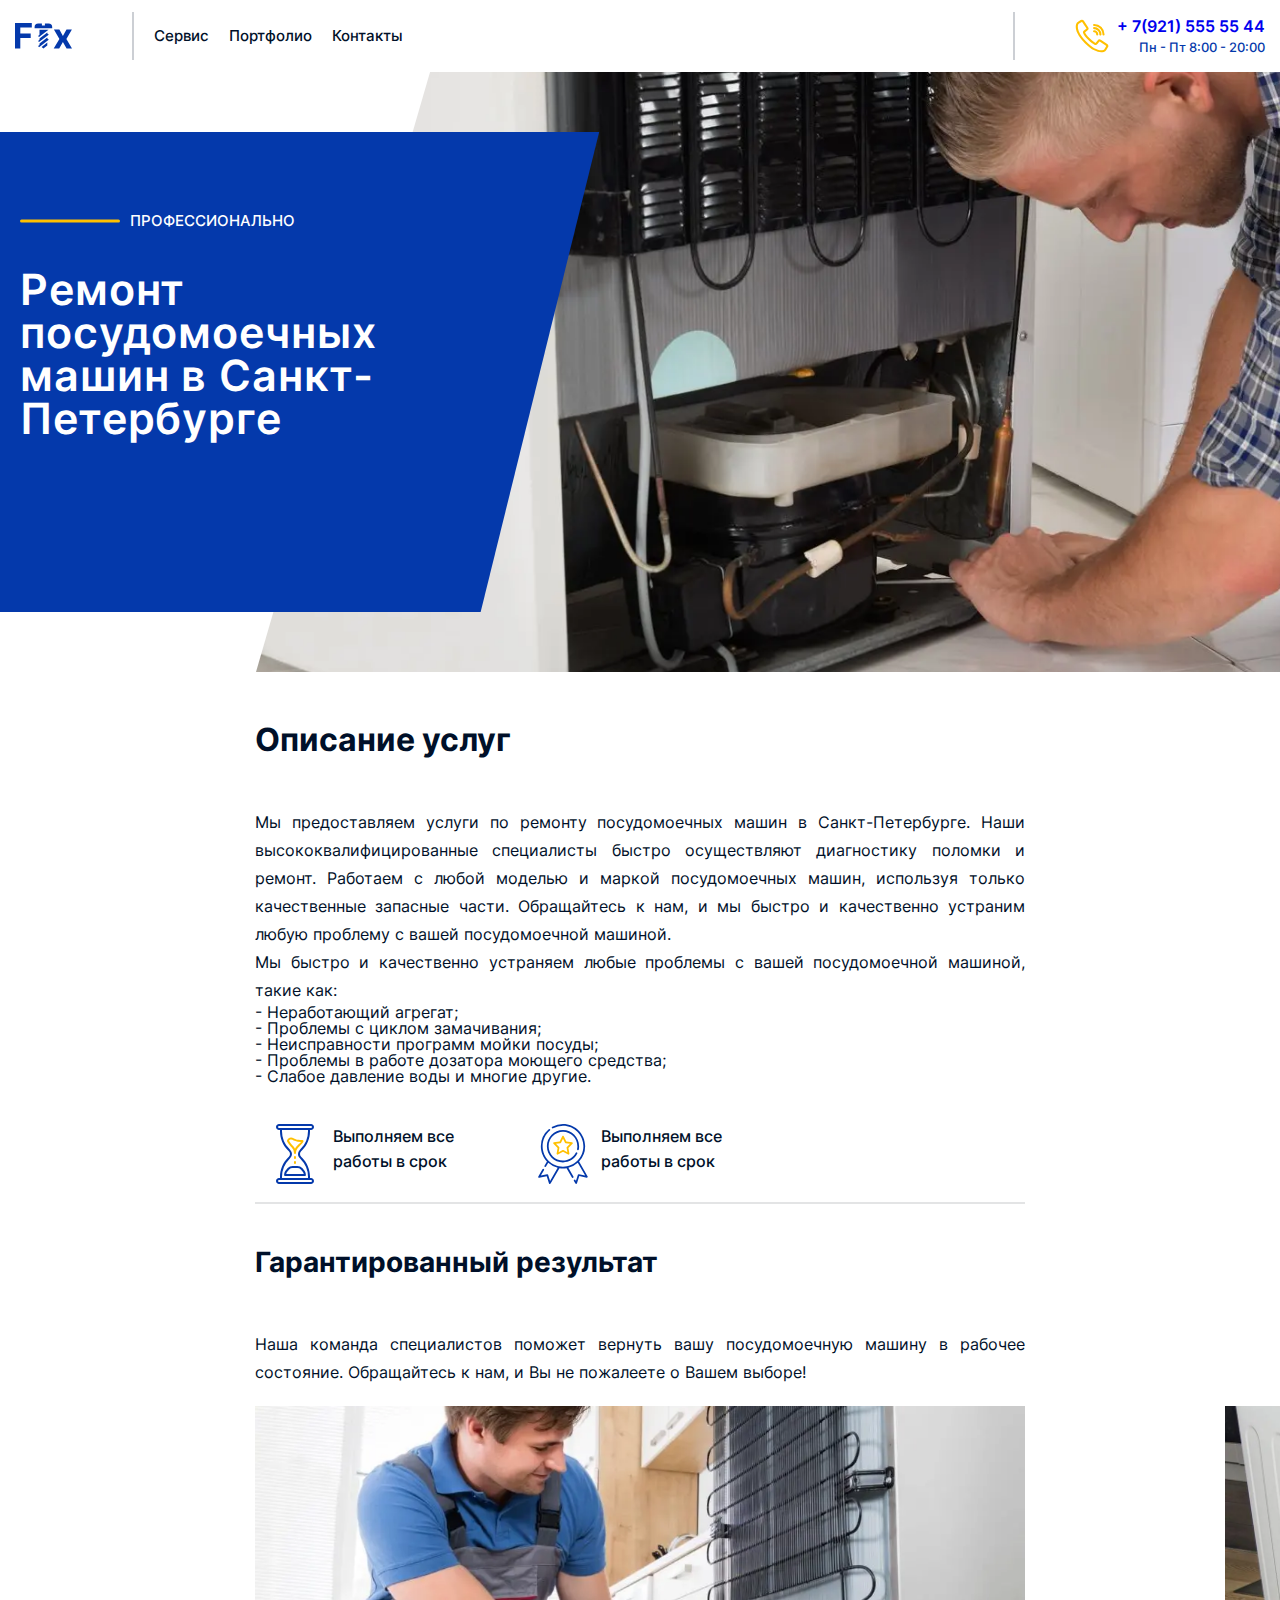
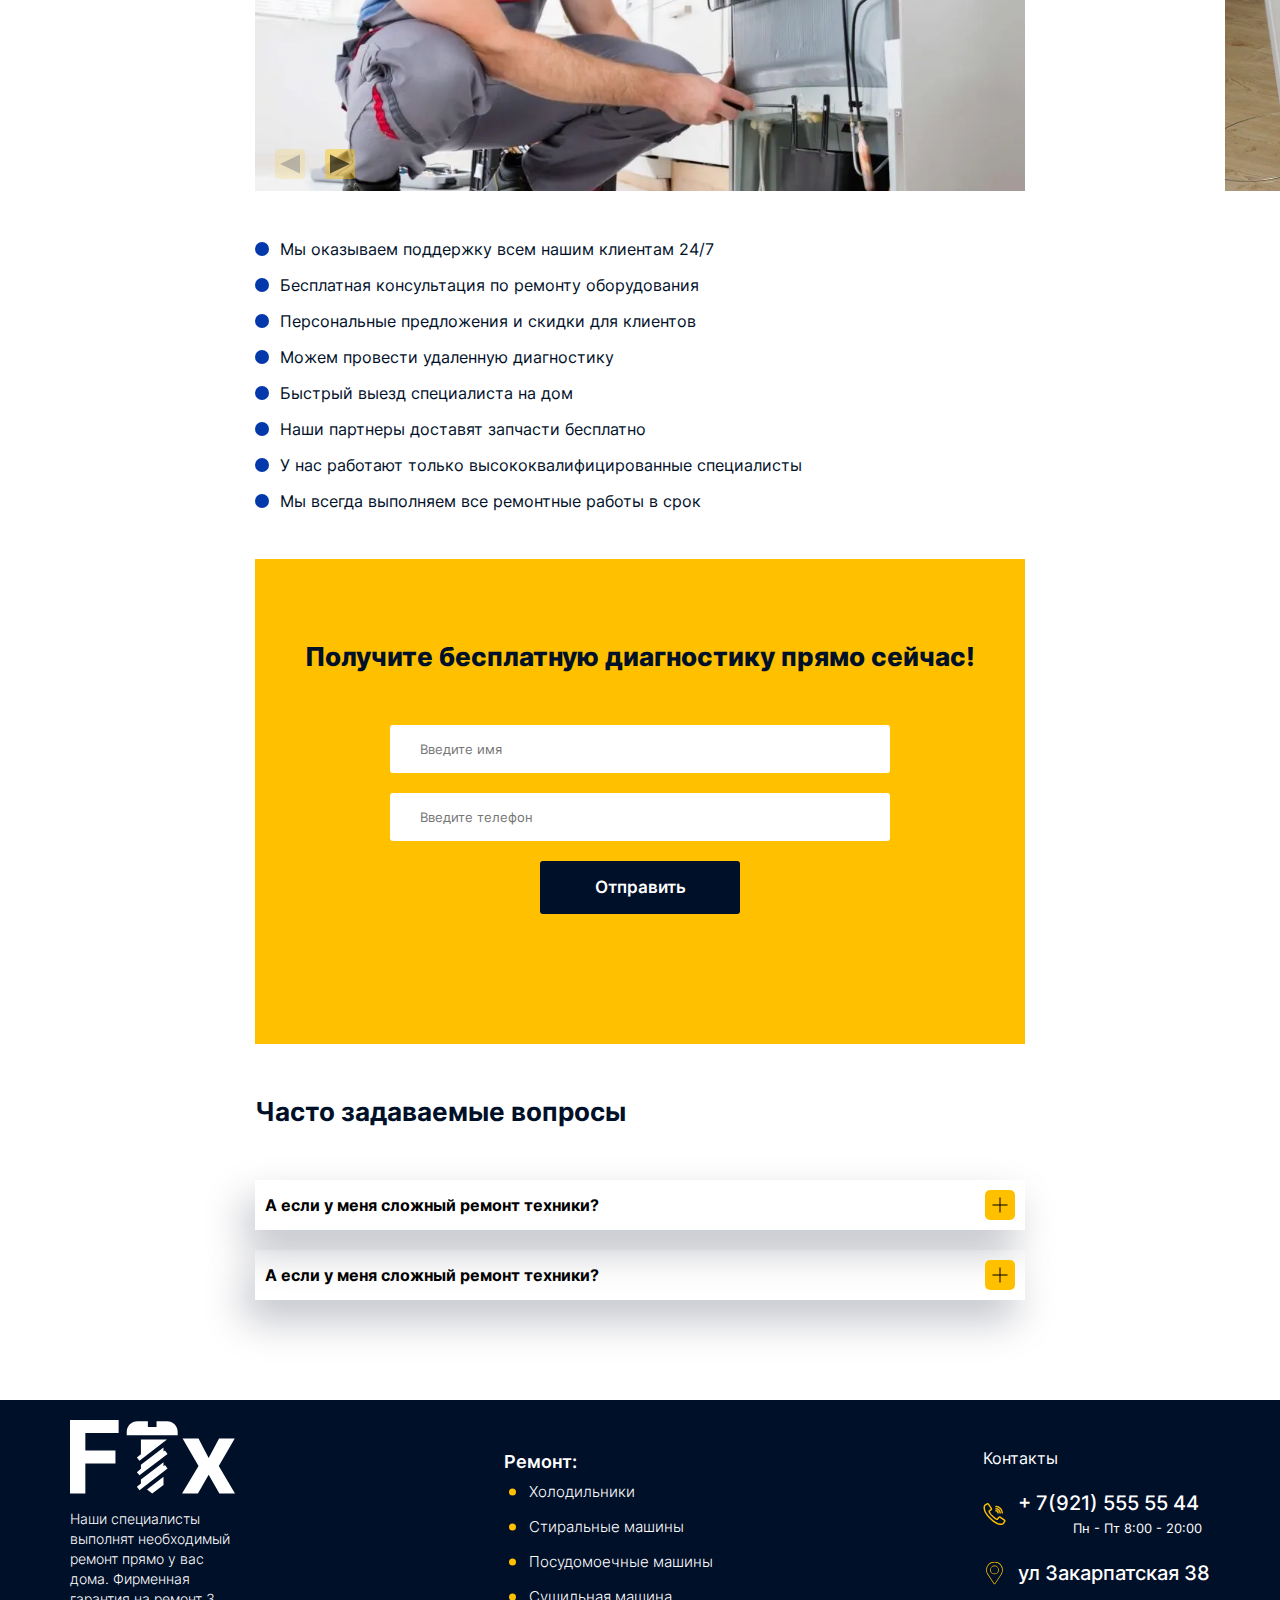
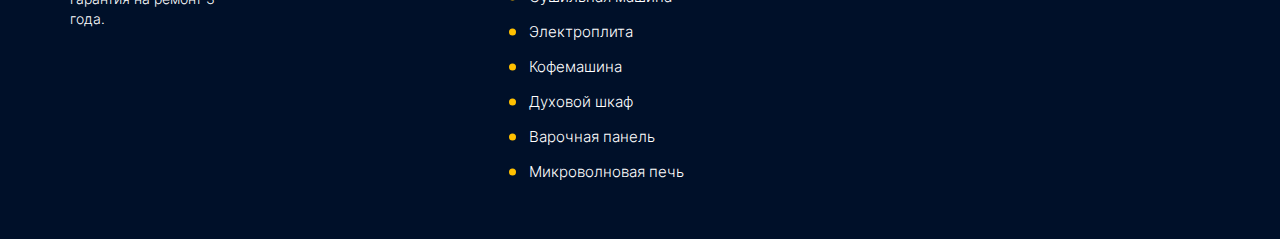
<file: dishwasher.html>
<!DOCTYPE html>
<html lang="ru">
  <head>
    <title>Ремонт посудомоичных машин в Санкт-Петербурге | Название компании</title>
    <meta charset="UTF-8">
    <meta name="viewport" content="width=device-width, initial-scale=1.0">
    <meta name="description" content="Квалифицированный ремонт посудомоичных машин в Санкт-Петербурге. Наши мастера быстро и надежно устранят любую неисправность техники. Звоните прямо сейчас!">
    <meta name="keywords" content="">
    <meta name="format-detection" content="telephone=no">
    <link rel="icon" href="img/favicons/favicon.ico" sizes="any">
    <link rel="icon" href="img/favicons/icon.svg" type="image/svg+xml">
    <link rel="apple-touch-icon" href="img/favicons/apple-touch-icon.png">
    <link rel="manifest" href="manifest.webmanifest">
  </head>
  <link rel="stylesheet" href="css/libs/swiper-bundle.min.css">
  <link rel="stylesheet" href="css/style.min.css">
  <body>
    <div class="wrapper">
      <header class="header">
        <div class="header__wrap _container _container_hd">
          <div class="header__logo"> <a href="index.html"> <img src="img/logo.svg" alt="логотип"></a></div>
          <div class="header__menu menu">
            <div class="menu__icon"><span></span></div>
            <nav class="menu__body">
              <ul class="menu__list">
                <li>
                  <button class="menu__link menu__link_btn">Cервис</button><span class="menu__arrow"></span>
                  <ul class="menu__sub-list">
                    <li><a class="menu__sub-link" href="refrigerator.html">Холодильник</a></li>
                    <li><a class="menu__sub-link" href="washer.html">Стиральная машина</a></li>
                    <li><a class="menu__sub-link" href="dishwasher.html">Посудомоечная машина</a></li>
                    <li><a class="menu__sub-link" href="dryer.html">Сушильная машина</a></li>
                    <li><a class="menu__sub-link" href="electric-stove.html">Электроплита</a></li>
                    <li><a class="menu__sub-link" href="coffeemachine.html">Кофемашина</a></li>
                    <li><a class="menu__sub-link" href="oven.html">Духовой шкаф</a></li>
                    <li><a class="menu__sub-link" href="cooktop.html">Варочная панель</a></li>
                    <li><a class="menu__sub-link" href="mikrovolnovka.html">Микроволновая печь</a></li>
                  </ul>
                </li>
                <li><a class="menu__link" href="portfolio.html">Портфолио</a></li>
                <li><a class="menu__link" href="contacts.html">Контакты</a></li>
              </ul>
            </nav>
          </div>
          <div class="header__contacts"> <a href="tel:+7111111111">+ 7(921) 555 55 44</a><span>Пн - Пт 8:00 - 20:00</span></div>
        </div>
      </header>
      <main class="main">
        <section class="intro">
          <div class="intro__wrapp _container_hd">
            <div class="intro__text"><span>ПРОФЕССИОНАЛЬНО</span>
              <h1>Ремонт посудомоечных машин в Санкт-Петербурге</h1>
            </div>
            <div class="intro__img"> 
              <picture class="class">
                <source srcset="img/bg-main.webp" type="image/webp"/>
                <source srcset="img/bg-main.png" type="image/png"/><img src="img/bg-main.jpg" alt="ремонт бытовой техники"/>
              </picture>
            </div>
          </div>
        </section>
        <section class="description">
          <div class="description__wrap _container_single">
            <h2>Описание услуг</h2>
            <p>Мы предоставляем услуги по ремонту посудомоечных машин в Санкт-Петербурге. Наши высококвалифицированные специалисты быстро осуществляют диагностику поломки и ремонт. Работаем с любой моделью и маркой посудомоечных машин, используя только качественные запасные части. Обращайтесь к нам, и мы быстро и качественно устраним любую проблему с вашей посудомоечной машиной.</p>
            <p>Мы быстро и качественно устраняем любые проблемы с вашей посудомоечной машиной, такие как:</p>
            <ul class="description__list">
              <li>- Неработающий агрегат;</li>
              <li>- Проблемы с циклом замачивания;</li>
              <li>- Неисправности программ мойки посуды;</li>
              <li>- Проблемы в работе дозатора моющего средства;</li>
              <li>- Слабое давление воды и многие другие.</li>
            </ul>
            <div class="advantag advantag_description">
              <div class="advantag__item"> 
                <div class="advantag__icon"> <img src="img/icons/clock.svg" alt="иконка"></div>
                <div class="advantag__title">Выполняем все работы в срок</div>
              </div>
              <div class="advantag__item"> 
                <div class="advantag__icon"> <img src="img/icons/warranty.svg" alt="иконка"></div>
                <div class="advantag__title">Выполняем все работы в срок</div>
              </div>
            </div>
            <h3>Гарантированный результат</h3>
            <p>Наша команда специалистов поможет вернуть вашу посудомоечную машину в рабочее состояние. Обращайтесь к нам, и Вы не пожалеете о Вашем выборе!</p>
            <div class="img-slider img-slider-article">
              <div class="swiper-wrapper">
                <div class="swiper-slide img-slider__item"> 
                  <picture class="class">
                    <source srcset="img/slid-01.webp" type="image/webp"/>
                    <source srcset="img/slid-01.png" type="image/png"/><img src="img/slid-01.jpg" alt=""/>
                  </picture>
                </div>
                <div class="swiper-slide img-slider__item"> 
                  <picture class="class">
                    <source srcset="img/slid-02.webp" type="image/webp"/>
                    <source srcset="img/slid-02.png" type="image/png"/><img src="img/slid-02.jpg" alt=""/>
                  </picture>
                </div>
                <div class="swiper-slide img-slider__item"> 
                  <picture class="class">
                    <source srcset="img/slid-03.webp" type="image/webp"/>
                    <source srcset="img/slid-03.png" type="image/png"/><img src="img/slid-03.jpg" alt=""/>
                  </picture>
                </div>
                <div class="swiper-slide img-slider__item"> 
                  <picture class="class">
                    <source srcset="img/slid-04.webp" type="image/webp"/>
                    <source srcset="img/slid-04.png" type="image/png"/><img src="img/slid-04.jpg" alt=""/>
                  </picture>
                </div>
              </div>
              <div class="slider-buttons">
                <button class="swiper-button-prev"></button>
                <button class="swiper-button-next"></button>
              </div>
            </div>
            <ul class="description__advantage-list advantage-list">
              <li>Мы оказываем поддержку всем нашим клиентам 24/7</li>
              <li>Бесплатная консультация по ремонту оборудования</li>
              <li>Персональные предложения и скидки для клиентов</li>
              <li>Можем провести удаленную диагностику</li>
              <li>Быстрый выезд специалиста на дом</li>
              <li>Наши партнеры доставят запчасти бесплатно</li>
              <li>У нас работают только высококвалифицированные специалисты</li>
              <li>Мы всегда выполняем все ремонтные работы в срок</li>
            </ul>
          </div>
        </section>
        <section class="feedback feedback-article _container_single">
          <div class="feedback__form feedback-article__form">
            <form class="form" action="#" method="POST" enctype="multipart/form-data"> 
              <h5 class="feedback-article__title">Получите бесплатную диагностику прямо сейчас!</h5>
              <label class="form__label">
                <input class="form__input input-name" type="text" data-validate-field="name" name="Имя" placeholder="Введите имя">
              </label>
              <label class="form__label">
                <input class="form__input input-tel" type="tel" data-validate-field="tel" name="Телефон" placeholder="Введите телефон">
              </label>
              <button class="form__button button">Отправить</button>
            </form>
          </div>
        </section>
        <section class="question">
          <div class="question__wrap _container_single">
            <h4>Часто задаваемые вопросы</h4>
            <ul class="accordion__list">
              <li class="accordion">
                <button class="accordion__control" aria-expanded="false"><span class="accordion__title">А если у меня сложный ремонт техники?</span><span class="accordion__icon"></span></button>
                <div class="accordion__content" aria-hidden="true">
                  <p>Наш специалист приедет к вам домой, проведет диагностику и предложит варианты решения проблемы. И только после вашего согласия начнется ремонт.</p>
                </div>
              </li>
              <li class="accordion">
                <button class="accordion__control" aria-expanded="false"><span class="accordion__title">А если у меня сложный ремонт техники?</span><span class="accordion__icon"></span></button>
                <div class="accordion__content" aria-hidden="true">
                  <p>Наш специалист приедет к вам домой, проведет диагностику и предложит варианты решения проблемы. И только после вашего согласия начнется ремонт.</p>
                </div>
              </li>
            </ul>
          </div>
        </section>
      </main>
      <footer class="footer">
        <div class="footer__wrap _container">
          <div class="footer__logo">
            <div class="footer__logo-img"><img src="img/logo-wite.svg" alt="логотип"></div>
            <div class="footer__descr">Наши специалисты выполнят необходимый ремонт прямо у вас дома. Фирменная гарантия на ремонт 3 года.</div>
          </div>
          <ul class="footer__menu">Ремонт:
            <li class="footer__item"><a class="footer__link" href="refrigerator.html">Холодильники</a></li>
            <li class="footer__item"><a class="footer__link" href="washer.html">Стиральные машины</a></li>
            <li class="footer__item"><a class="footer__link" href="dishwasher.html">Посудомоечные машины</a></li>
            <li class="footer__item"><a class="footer__link" href="dryer.html">Сушильная машина</a></li>
            <li class="footer__item"><a class="footer__link" href="electric-stove.html">Электроплита</a></li>
            <li class="footer__item"><a class="footer__link" href="coffeemachine.html">Кофемашина</a></li>
            <li class="footer__item"><a class="footer__link" href="oven.html">Духовой шкаф</a></li>
            <li class="footer__item"><a class="footer__link" href="cooktop.html">Варочная панель</a></li>
            <li class="footer__item"><a class="footer__link" href="mikrovolnovka.html">Микроволновая печь</a></li>
          </ul>
          <div class="footer__contacts">Контакты<a class="footer__contacts-tel" href="tel:">+ 7(921) 555 55 44 <span>Пн - Пт 8:00 - 20:00</span></a>
            <div class="footer__contacts-locatio">ул Закарпатская 38</div>
          </div>
        </div>
      </footer>
    </div>
    <script src="js/libs/inputmask.min.js"></script>
    <script src="js/libs/just-validate.min.js"></script>
    <script src="js/libs/swiper-bundle.min.js"></script>
    <script src="js/script-services.min.js"></script>
    <script src="js/script.min.js"></script>
  </body>
</html>
</file>
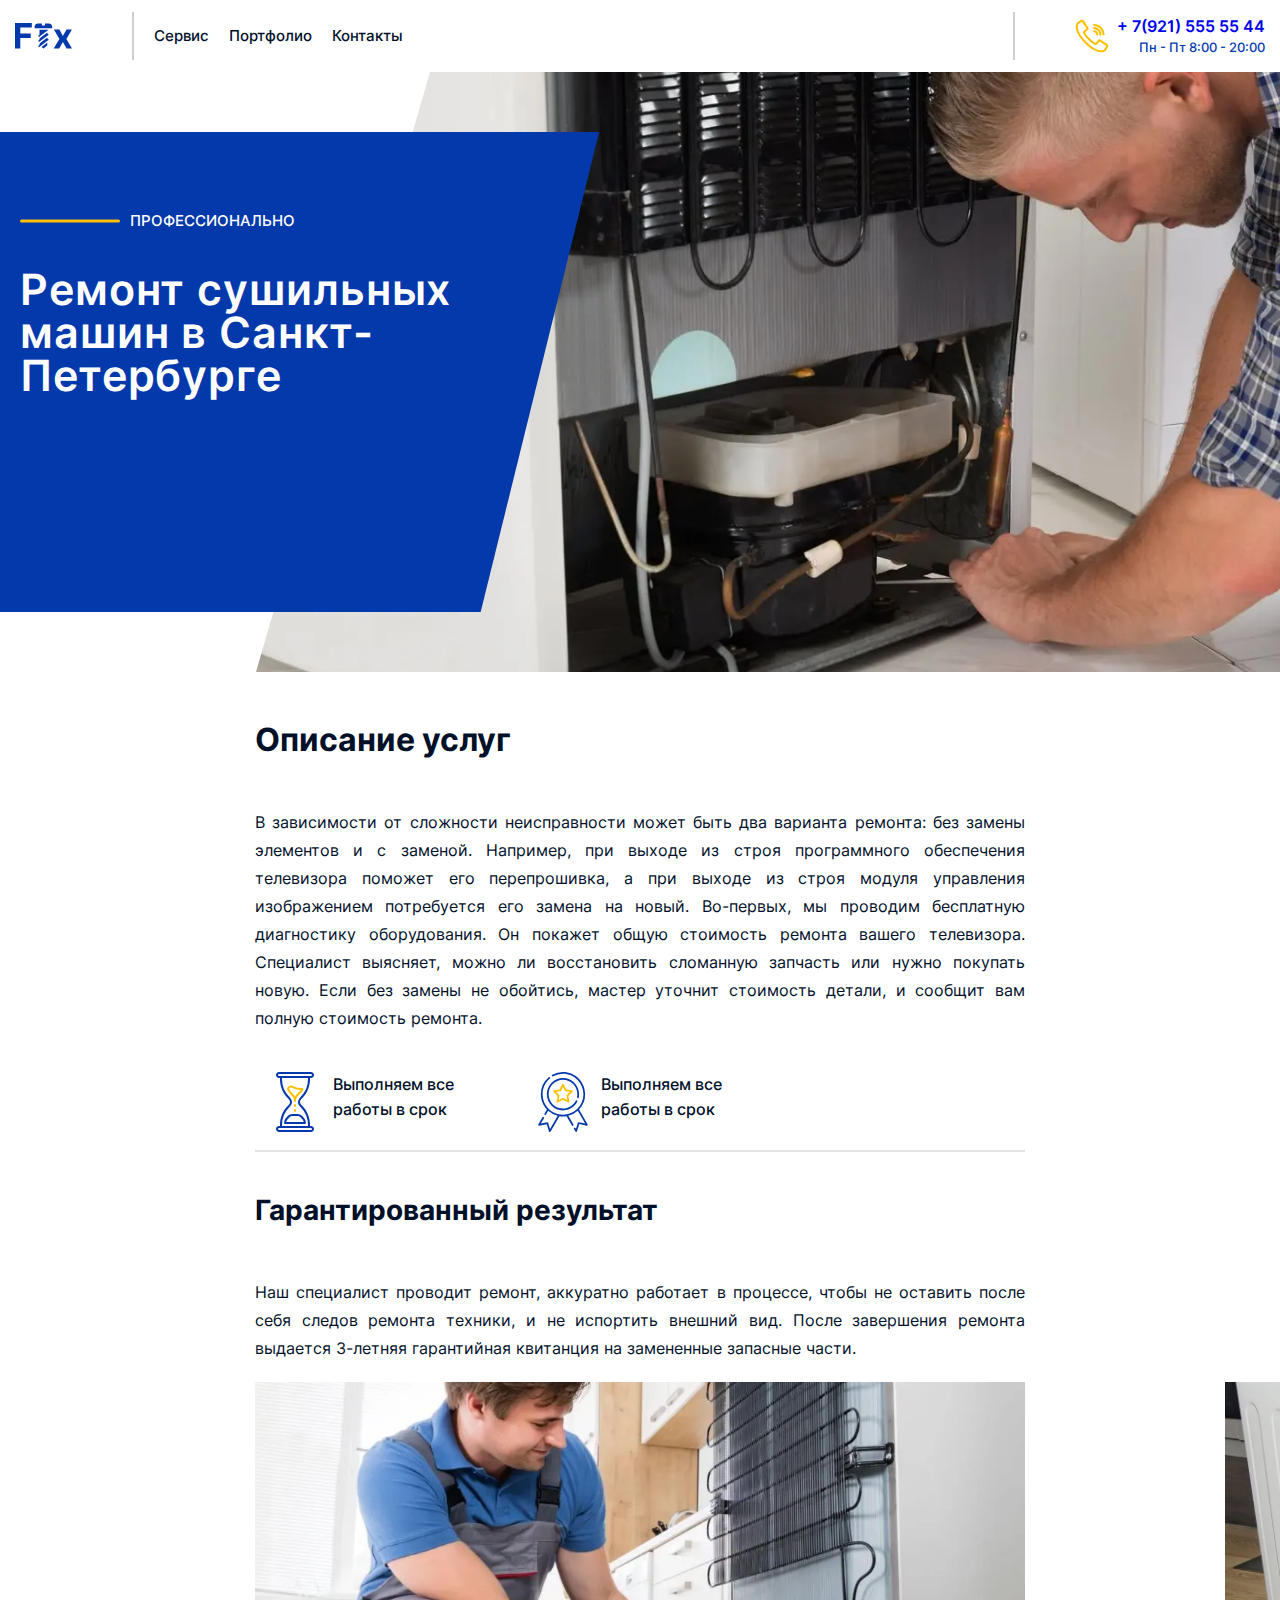
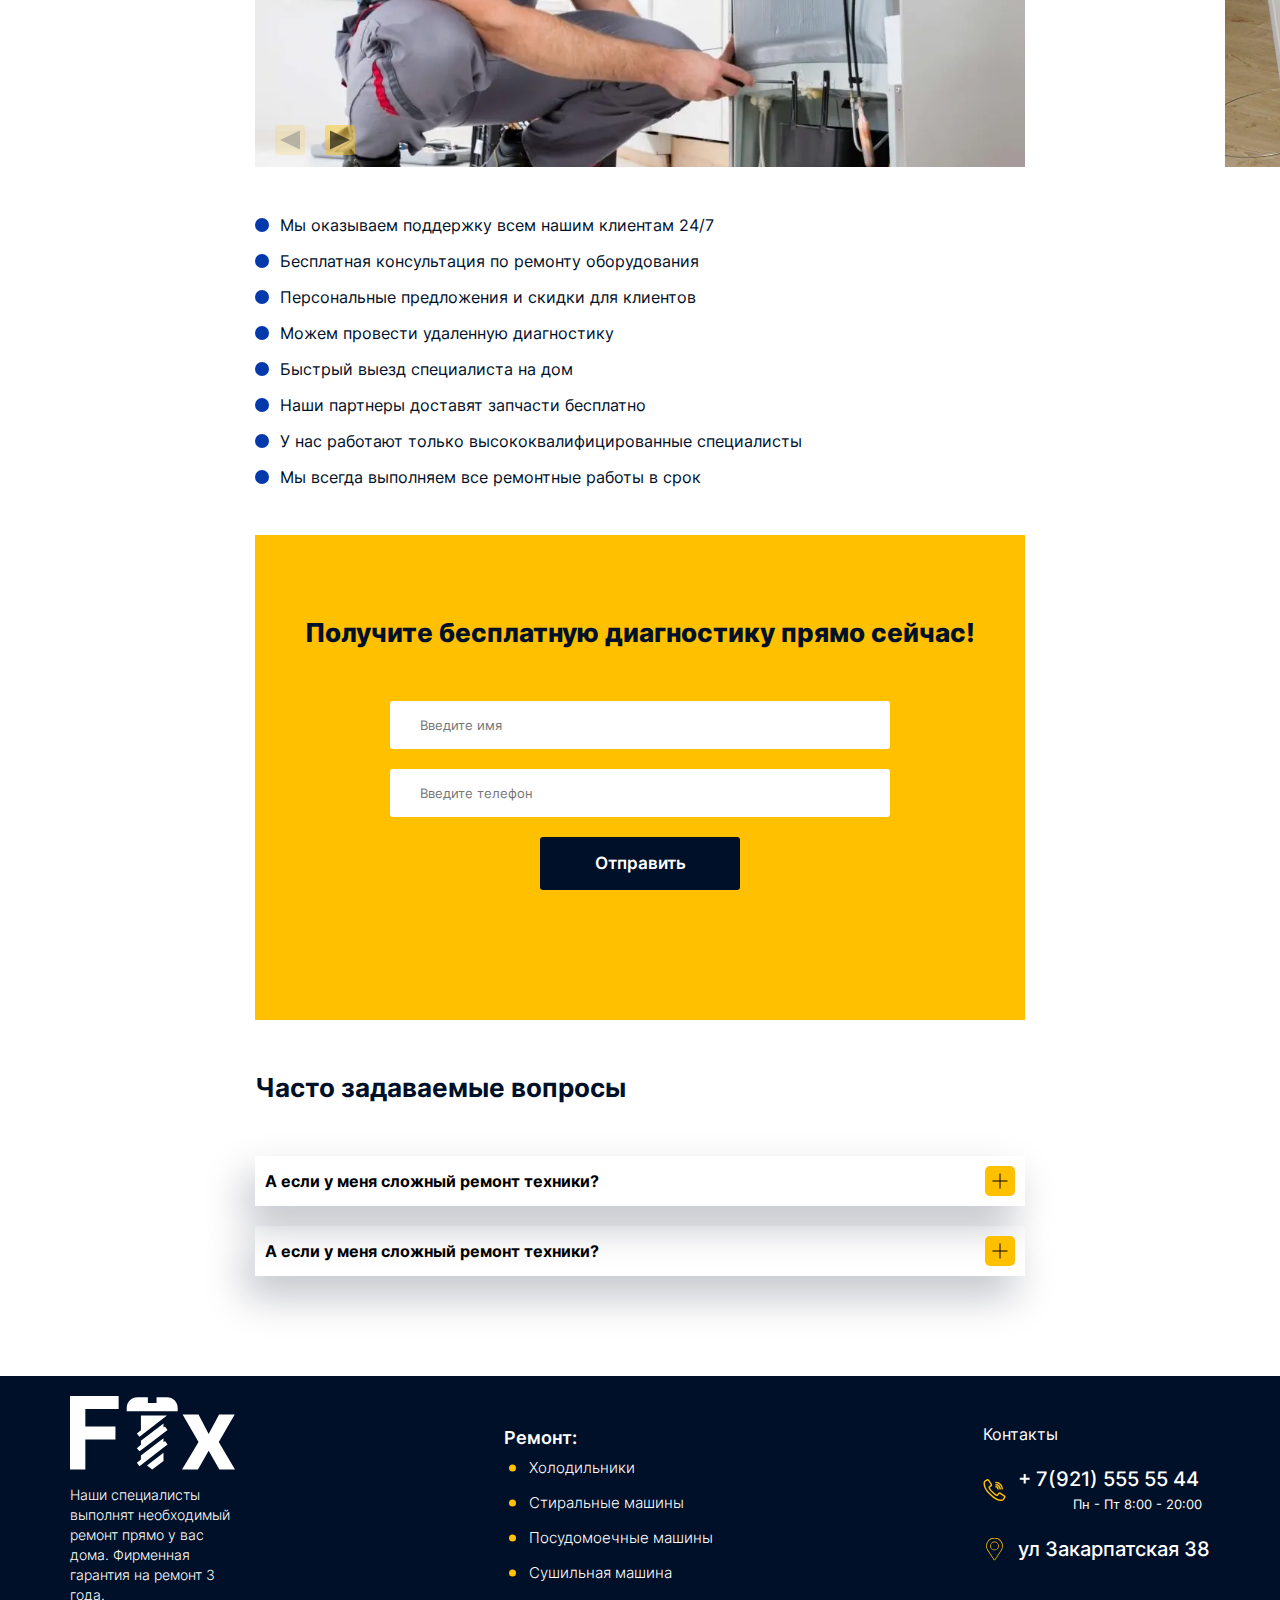
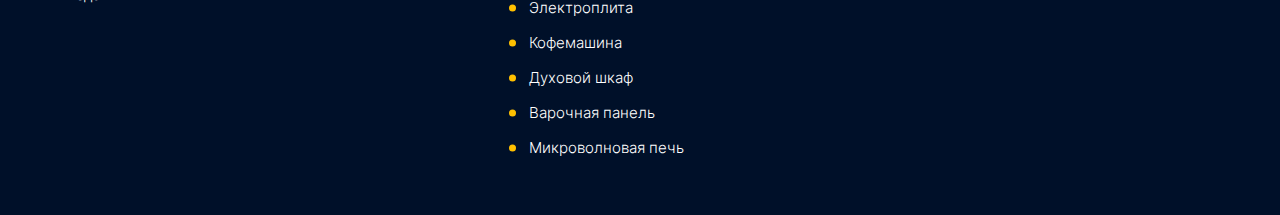
<file: dryer.html>
<!DOCTYPE html>
<html lang="ru">
  <head>
    <title>Ремонт сушильных машин в Санкт-Петербурге | Название компании</title>
    <meta charset="UTF-8">
    <meta name="viewport" content="width=device-width, initial-scale=1.0">
    <meta name="description" content="Квалифицированный ремонт сушильных машин в Санкт-Петербурге. Наши мастера быстро и надежно устранят любую неисправность техники. Звоните прямо сейчас!">
    <meta name="keywords" content="">
    <meta name="format-detection" content="telephone=no">
    <link rel="icon" href="img/favicons/favicon.ico" sizes="any">
    <link rel="icon" href="img/favicons/icon.svg" type="image/svg+xml">
    <link rel="apple-touch-icon" href="img/favicons/apple-touch-icon.png">
    <link rel="manifest" href="manifest.webmanifest">
  </head>
  <link rel="stylesheet" href="css/libs/swiper-bundle.min.css">
  <link rel="stylesheet" href="css/style.min.css">
  <body>
    <div class="wrapper">
      <header class="header">
        <div class="header__wrap _container _container_hd">
          <div class="header__logo"> <a href="index.html"> <img src="img/logo.svg" alt="логотип"></a></div>
          <div class="header__menu menu">
            <div class="menu__icon"><span></span></div>
            <nav class="menu__body">
              <ul class="menu__list">
                <li>
                  <button class="menu__link menu__link_btn">Cервис</button><span class="menu__arrow"></span>
                  <ul class="menu__sub-list">
                    <li><a class="menu__sub-link" href="refrigerator.html">Холодильник</a></li>
                    <li><a class="menu__sub-link" href="washer.html">Стиральная машина</a></li>
                    <li><a class="menu__sub-link" href="dishwasher.html">Посудомоечная машина</a></li>
                    <li><a class="menu__sub-link" href="dryer.html">Сушильная машина</a></li>
                    <li><a class="menu__sub-link" href="electric-stove.html">Электроплита</a></li>
                    <li><a class="menu__sub-link" href="coffeemachine.html">Кофемашина</a></li>
                    <li><a class="menu__sub-link" href="oven.html">Духовой шкаф</a></li>
                    <li><a class="menu__sub-link" href="cooktop.html">Варочная панель</a></li>
                    <li><a class="menu__sub-link" href="mikrovolnovka.html">Микроволновая печь</a></li>
                  </ul>
                </li>
                <li><a class="menu__link" href="portfolio.html">Портфолио</a></li>
                <li><a class="menu__link" href="contacts.html">Контакты</a></li>
              </ul>
            </nav>
          </div>
          <div class="header__contacts"> <a href="tel:+7111111111">+ 7(921) 555 55 44</a><span>Пн - Пт 8:00 - 20:00</span></div>
        </div>
      </header>
      <main class="main">
        <section class="intro">
          <div class="intro__wrapp _container_hd">
            <div class="intro__text"><span>ПРОФЕССИОНАЛЬНО</span>
              <h1>Ремонт сушильных машин в Санкт-Петербурге</h1>
            </div>
            <div class="intro__img"> 
              <picture class="class">
                <source srcset="img/bg-main.webp" type="image/webp"/>
                <source srcset="img/bg-main.png" type="image/png"/><img src="img/bg-main.jpg" alt="ремонт бытовой техники"/>
              </picture>
            </div>
          </div>
        </section>
        <section class="description">
          <div class="description__wrap _container_single">
            <h2>Описание услуг</h2>
            <p>В зависимости от сложности неисправности может быть два варианта ремонта: без замены элементов и с заменой. Например, при выходе из строя программного обеспечения телевизора поможет его перепрошивка, а при выходе из строя модуля управления изображением потребуется его замена на новый. Во-первых, мы проводим бесплатную диагностику оборудования. Он покажет общую стоимость ремонта вашего телевизора. Специалист выясняет, можно ли восстановить сломанную запчасть или нужно покупать новую. Если без замены не обойтись, мастер уточнит стоимость детали, и сообщит вам полную стоимость ремонта.</p>
            <div class="advantag advantag_description">
              <div class="advantag__item"> 
                <div class="advantag__icon"> <img src="img/icons/clock.svg" alt="иконка"></div>
                <div class="advantag__title">Выполняем все работы в срок</div>
              </div>
              <div class="advantag__item"> 
                <div class="advantag__icon"> <img src="img/icons/warranty.svg" alt="иконка"></div>
                <div class="advantag__title">Выполняем все работы в срок</div>
              </div>
            </div>
            <h3>Гарантированный результат</h3>
            <p>Наш специалист проводит ремонт, аккуратно работает в процессе, чтобы не оставить после себя следов ремонта техники, и не испортить внешний вид. После завершения ремонта выдается 3-летняя гарантийная квитанция на замененные запасные части.</p>
            <div class="img-slider img-slider-article">
              <div class="swiper-wrapper">
                <div class="swiper-slide img-slider__item"> 
                  <picture class="class">
                    <source srcset="img/slid-01.webp" type="image/webp"/>
                    <source srcset="img/slid-01.png" type="image/png"/><img src="img/slid-01.jpg" alt=""/>
                  </picture>
                </div>
                <div class="swiper-slide img-slider__item"> 
                  <picture class="class">
                    <source srcset="img/slid-02.webp" type="image/webp"/>
                    <source srcset="img/slid-02.png" type="image/png"/><img src="img/slid-02.jpg" alt=""/>
                  </picture>
                </div>
                <div class="swiper-slide img-slider__item"> 
                  <picture class="class">
                    <source srcset="img/slid-03.webp" type="image/webp"/>
                    <source srcset="img/slid-03.png" type="image/png"/><img src="img/slid-03.jpg" alt=""/>
                  </picture>
                </div>
                <div class="swiper-slide img-slider__item"> 
                  <picture class="class">
                    <source srcset="img/slid-04.webp" type="image/webp"/>
                    <source srcset="img/slid-04.png" type="image/png"/><img src="img/slid-04.jpg" alt=""/>
                  </picture>
                </div>
              </div>
              <div class="slider-buttons">
                <button class="swiper-button-prev"></button>
                <button class="swiper-button-next"></button>
              </div>
            </div>
            <ul class="description__advantage-list advantage-list">
              <li>Мы оказываем поддержку всем нашим клиентам 24/7</li>
              <li>Бесплатная консультация по ремонту оборудования</li>
              <li>Персональные предложения и скидки для клиентов</li>
              <li>Можем провести удаленную диагностику</li>
              <li>Быстрый выезд специалиста на дом</li>
              <li>Наши партнеры доставят запчасти бесплатно</li>
              <li>У нас работают только высококвалифицированные специалисты</li>
              <li>Мы всегда выполняем все ремонтные работы в срок</li>
            </ul>
          </div>
        </section>
        <section class="feedback feedback-article _container_single">
          <div class="feedback__form feedback-article__form">
            <form class="form" action="#" method="POST" enctype="multipart/form-data"> 
              <h5 class="feedback-article__title">Получите бесплатную диагностику прямо сейчас!</h5>
              <label class="form__label">
                <input class="form__input input-name" type="text" data-validate-field="name" name="Имя" placeholder="Введите имя">
              </label>
              <label class="form__label">
                <input class="form__input input-tel" type="tel" data-validate-field="tel" name="Телефон" placeholder="Введите телефон">
              </label>
              <button class="form__button button">Отправить</button>
            </form>
          </div>
        </section>
        <section class="question">
          <div class="question__wrap _container_single">
            <h4>Часто задаваемые вопросы</h4>
            <ul class="accordion__list">
              <li class="accordion">
                <button class="accordion__control" aria-expanded="false"><span class="accordion__title">А если у меня сложный ремонт техники?</span><span class="accordion__icon"></span></button>
                <div class="accordion__content" aria-hidden="true">
                  <p>Наш специалист приедет к вам домой, проведет диагностику и предложит варианты решения проблемы. И только после вашего согласия начнется ремонт.</p>
                </div>
              </li>
              <li class="accordion">
                <button class="accordion__control" aria-expanded="false"><span class="accordion__title">А если у меня сложный ремонт техники?</span><span class="accordion__icon"></span></button>
                <div class="accordion__content" aria-hidden="true">
                  <p>Наш специалист приедет к вам домой, проведет диагностику и предложит варианты решения проблемы. И только после вашего согласия начнется ремонт.</p>
                </div>
              </li>
            </ul>
          </div>
        </section>
      </main>
      <footer class="footer">
        <div class="footer__wrap _container">
          <div class="footer__logo">
            <div class="footer__logo-img"><img src="img/logo-wite.svg" alt="логотип"></div>
            <div class="footer__descr">Наши специалисты выполнят необходимый ремонт прямо у вас дома. Фирменная гарантия на ремонт 3 года.</div>
          </div>
          <ul class="footer__menu">Ремонт:
            <li class="footer__item"><a class="footer__link" href="refrigerator.html">Холодильники</a></li>
            <li class="footer__item"><a class="footer__link" href="washer.html">Стиральные машины</a></li>
            <li class="footer__item"><a class="footer__link" href="dishwasher.html">Посудомоечные машины</a></li>
            <li class="footer__item"><a class="footer__link" href="dryer.html">Сушильная машина</a></li>
            <li class="footer__item"><a class="footer__link" href="electric-stove.html">Электроплита</a></li>
            <li class="footer__item"><a class="footer__link" href="coffeemachine.html">Кофемашина</a></li>
            <li class="footer__item"><a class="footer__link" href="oven.html">Духовой шкаф</a></li>
            <li class="footer__item"><a class="footer__link" href="cooktop.html">Варочная панель</a></li>
            <li class="footer__item"><a class="footer__link" href="mikrovolnovka.html">Микроволновая печь</a></li>
          </ul>
          <div class="footer__contacts">Контакты<a class="footer__contacts-tel" href="tel:">+ 7(921) 555 55 44 <span>Пн - Пт 8:00 - 20:00</span></a>
            <div class="footer__contacts-locatio">ул Закарпатская 38</div>
          </div>
        </div>
      </footer>
    </div>
    <script src="js/libs/inputmask.min.js"></script>
    <script src="js/libs/just-validate.min.js"></script>
    <script src="js/libs/swiper-bundle.min.js"></script>
    <script src="js/script-services.min.js"></script>
    <script src="js/script.min.js"></script>
  </body>
</html>
</file>
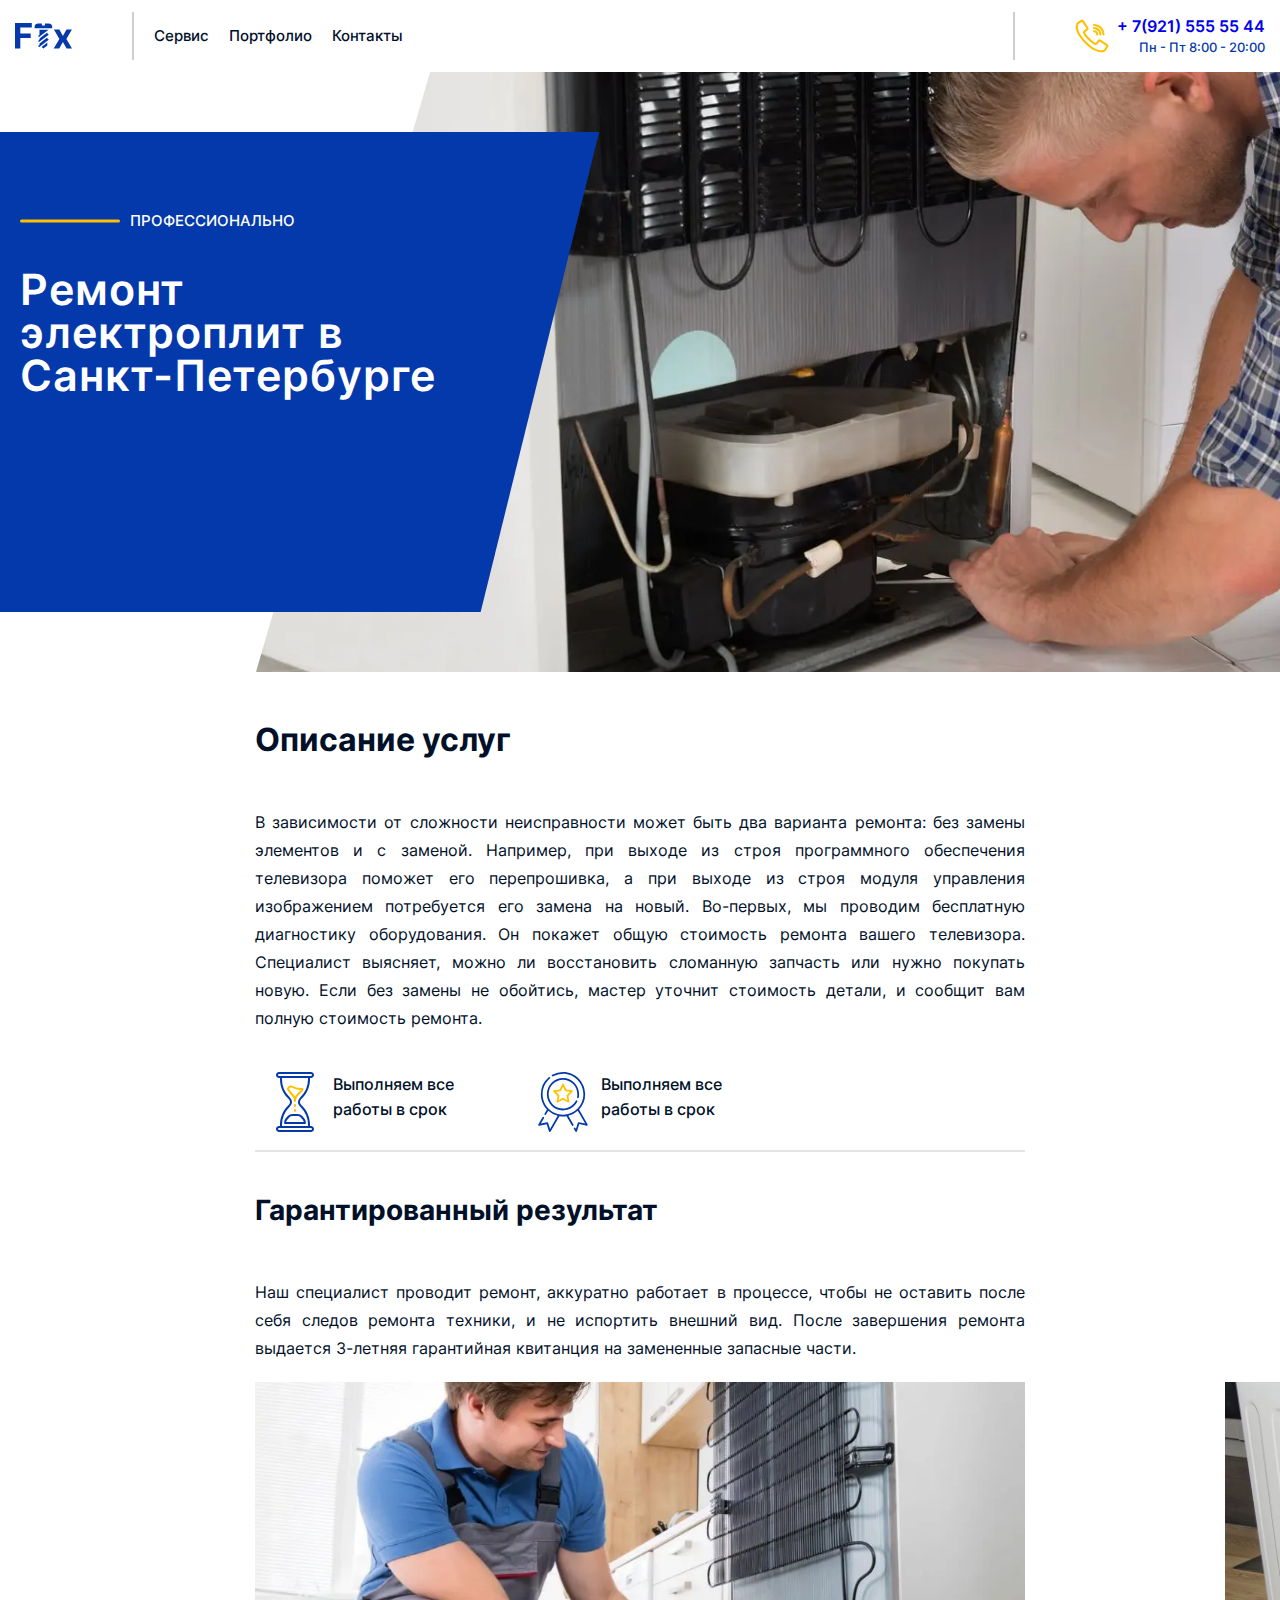
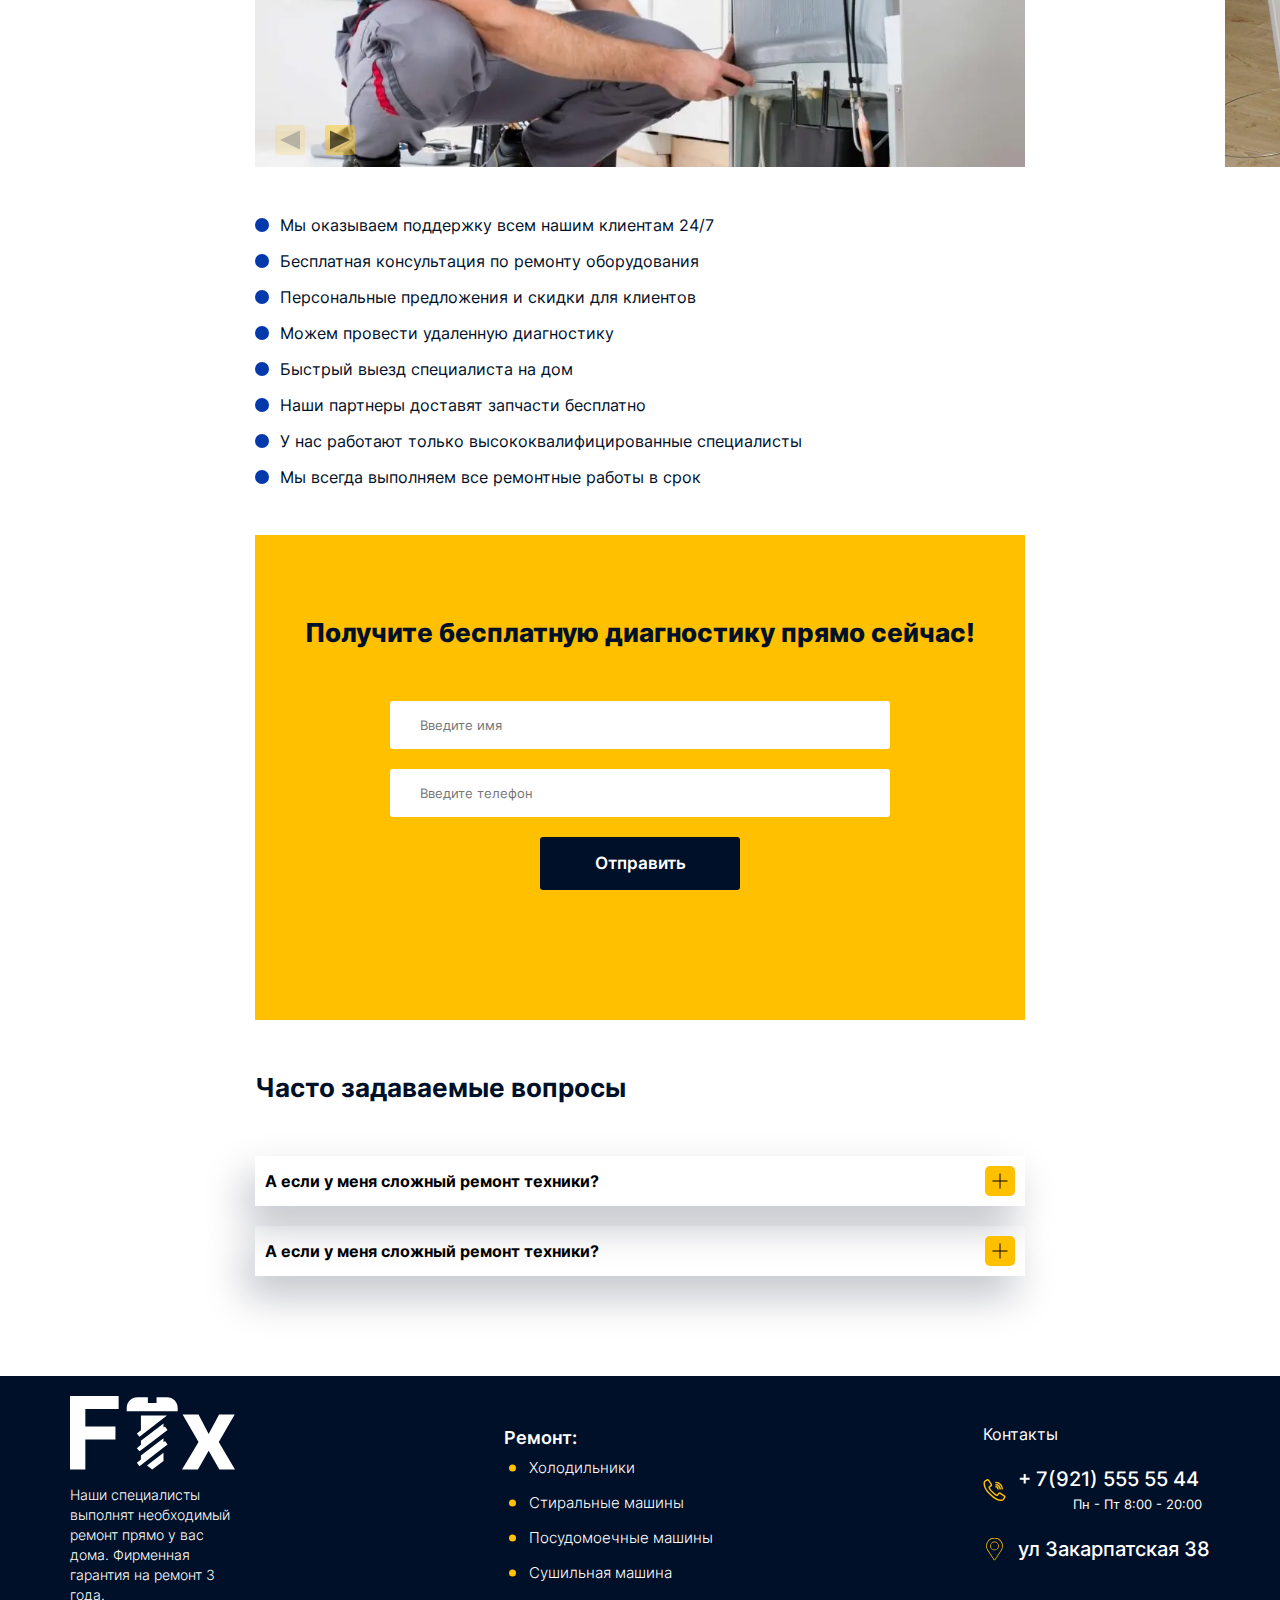
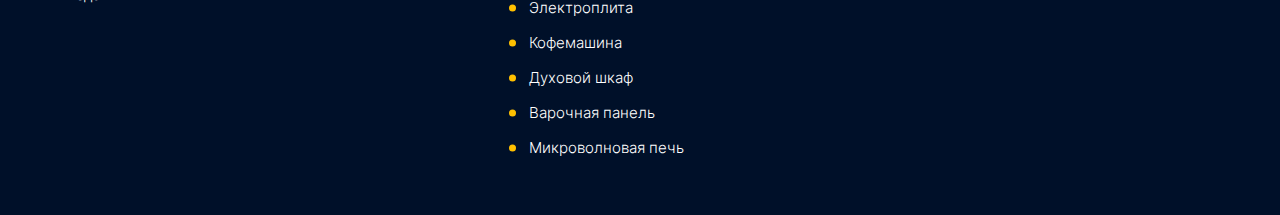
<file: electric-stove.html>
<!DOCTYPE html>
<html lang="ru">
  <head>
    <title>Ремонт электроплит в Санкт-Петербурге | Название компании</title>
    <meta charset="UTF-8">
    <meta name="viewport" content="width=device-width, initial-scale=1.0">
    <meta name="description" content="Надежный ремонт электроплит в Санкт-Петербурге. Работаем с любыми типами техники и моделями. Гарантируем качество и отличный сервис.">
    <meta name="keywords" content="">
    <meta name="format-detection" content="telephone=no">
    <link rel="icon" href="img/favicons/favicon.ico" sizes="any">
    <link rel="icon" href="img/favicons/icon.svg" type="image/svg+xml">
    <link rel="apple-touch-icon" href="img/favicons/apple-touch-icon.png">
    <link rel="manifest" href="manifest.webmanifest">
  </head>
  <link rel="stylesheet" href="css/libs/swiper-bundle.min.css">
  <link rel="stylesheet" href="css/style.min.css">
  <body>
    <div class="wrapper">
      <header class="header">
        <div class="header__wrap _container _container_hd">
          <div class="header__logo"> <a href="index.html"> <img src="img/logo.svg" alt="логотип"></a></div>
          <div class="header__menu menu">
            <div class="menu__icon"><span></span></div>
            <nav class="menu__body">
              <ul class="menu__list">
                <li>
                  <button class="menu__link menu__link_btn">Cервис</button><span class="menu__arrow"></span>
                  <ul class="menu__sub-list">
                    <li><a class="menu__sub-link" href="refrigerator.html">Холодильник</a></li>
                    <li><a class="menu__sub-link" href="washer.html">Стиральная машина</a></li>
                    <li><a class="menu__sub-link" href="dishwasher.html">Посудомоечная машина</a></li>
                    <li><a class="menu__sub-link" href="dryer.html">Сушильная машина</a></li>
                    <li><a class="menu__sub-link" href="electric-stove.html">Электроплита</a></li>
                    <li><a class="menu__sub-link" href="coffeemachine.html">Кофемашина</a></li>
                    <li><a class="menu__sub-link" href="oven.html">Духовой шкаф</a></li>
                    <li><a class="menu__sub-link" href="cooktop.html">Варочная панель</a></li>
                    <li><a class="menu__sub-link" href="mikrovolnovka.html">Микроволновая печь</a></li>
                  </ul>
                </li>
                <li><a class="menu__link" href="portfolio.html">Портфолио</a></li>
                <li><a class="menu__link" href="contacts.html">Контакты</a></li>
              </ul>
            </nav>
          </div>
          <div class="header__contacts"> <a href="tel:+7111111111">+ 7(921) 555 55 44</a><span>Пн - Пт 8:00 - 20:00</span></div>
        </div>
      </header>
      <main class="main">
        <section class="intro">
          <div class="intro__wrapp _container_hd">
            <div class="intro__text"><span>ПРОФЕССИОНАЛЬНО</span>
              <h1>Ремонт электроплит в Санкт-Петербурге</h1>
            </div>
            <div class="intro__img"> 
              <picture class="class">
                <source srcset="img/bg-main.webp" type="image/webp"/>
                <source srcset="img/bg-main.png" type="image/png"/><img src="img/bg-main.jpg" alt="ремонт бытовой техники"/>
              </picture>
            </div>
          </div>
        </section>
        <section class="description">
          <div class="description__wrap _container_single">
            <h2>Описание услуг</h2>
            <p>В зависимости от сложности неисправности может быть два варианта ремонта: без замены элементов и с заменой. Например, при выходе из строя программного обеспечения телевизора поможет его перепрошивка, а при выходе из строя модуля управления изображением потребуется его замена на новый. Во-первых, мы проводим бесплатную диагностику оборудования. Он покажет общую стоимость ремонта вашего телевизора. Специалист выясняет, можно ли восстановить сломанную запчасть или нужно покупать новую. Если без замены не обойтись, мастер уточнит стоимость детали, и сообщит вам полную стоимость ремонта.</p>
            <div class="advantag advantag_description">
              <div class="advantag__item"> 
                <div class="advantag__icon"> <img src="img/icons/clock.svg" alt="иконка"></div>
                <div class="advantag__title">Выполняем все работы в срок</div>
              </div>
              <div class="advantag__item"> 
                <div class="advantag__icon"> <img src="img/icons/warranty.svg" alt="иконка"></div>
                <div class="advantag__title">Выполняем все работы в срок</div>
              </div>
            </div>
            <h3>Гарантированный результат</h3>
            <p>Наш специалист проводит ремонт, аккуратно работает в процессе, чтобы не оставить после себя следов ремонта техники, и не испортить внешний вид. После завершения ремонта выдается 3-летняя гарантийная квитанция на замененные запасные части.</p>
            <div class="img-slider img-slider-article">
              <div class="swiper-wrapper">
                <div class="swiper-slide img-slider__item"> 
                  <picture class="class">
                    <source srcset="img/slid-01.webp" type="image/webp"/>
                    <source srcset="img/slid-01.png" type="image/png"/><img src="img/slid-01.jpg" alt=""/>
                  </picture>
                </div>
                <div class="swiper-slide img-slider__item"> 
                  <picture class="class">
                    <source srcset="img/slid-02.webp" type="image/webp"/>
                    <source srcset="img/slid-02.png" type="image/png"/><img src="img/slid-02.jpg" alt=""/>
                  </picture>
                </div>
                <div class="swiper-slide img-slider__item"> 
                  <picture class="class">
                    <source srcset="img/slid-03.webp" type="image/webp"/>
                    <source srcset="img/slid-03.png" type="image/png"/><img src="img/slid-03.jpg" alt=""/>
                  </picture>
                </div>
                <div class="swiper-slide img-slider__item"> 
                  <picture class="class">
                    <source srcset="img/slid-04.webp" type="image/webp"/>
                    <source srcset="img/slid-04.png" type="image/png"/><img src="img/slid-04.jpg" alt=""/>
                  </picture>
                </div>
              </div>
              <div class="slider-buttons">
                <button class="swiper-button-prev"></button>
                <button class="swiper-button-next"></button>
              </div>
            </div>
            <ul class="description__advantage-list advantage-list">
              <li>Мы оказываем поддержку всем нашим клиентам 24/7</li>
              <li>Бесплатная консультация по ремонту оборудования</li>
              <li>Персональные предложения и скидки для клиентов</li>
              <li>Можем провести удаленную диагностику</li>
              <li>Быстрый выезд специалиста на дом</li>
              <li>Наши партнеры доставят запчасти бесплатно</li>
              <li>У нас работают только высококвалифицированные специалисты</li>
              <li>Мы всегда выполняем все ремонтные работы в срок</li>
            </ul>
          </div>
        </section>
        <section class="feedback feedback-article _container_single">
          <div class="feedback__form feedback-article__form">
            <form class="form" action="#" method="POST" enctype="multipart/form-data"> 
              <h5 class="feedback-article__title">Получите бесплатную диагностику прямо сейчас!</h5>
              <label class="form__label">
                <input class="form__input input-name" type="text" data-validate-field="name" name="Имя" placeholder="Введите имя">
              </label>
              <label class="form__label">
                <input class="form__input input-tel" type="tel" data-validate-field="tel" name="Телефон" placeholder="Введите телефон">
              </label>
              <button class="form__button button">Отправить</button>
            </form>
          </div>
        </section>
        <section class="question">
          <div class="question__wrap _container_single">
            <h4>Часто задаваемые вопросы</h4>
            <ul class="accordion__list">
              <li class="accordion">
                <button class="accordion__control" aria-expanded="false"><span class="accordion__title">А если у меня сложный ремонт техники?</span><span class="accordion__icon"></span></button>
                <div class="accordion__content" aria-hidden="true">
                  <p>Наш специалист приедет к вам домой, проведет диагностику и предложит варианты решения проблемы. И только после вашего согласия начнется ремонт.</p>
                </div>
              </li>
              <li class="accordion">
                <button class="accordion__control" aria-expanded="false"><span class="accordion__title">А если у меня сложный ремонт техники?</span><span class="accordion__icon"></span></button>
                <div class="accordion__content" aria-hidden="true">
                  <p>Наш специалист приедет к вам домой, проведет диагностику и предложит варианты решения проблемы. И только после вашего согласия начнется ремонт.</p>
                </div>
              </li>
            </ul>
          </div>
        </section>
      </main>
      <footer class="footer">
        <div class="footer__wrap _container">
          <div class="footer__logo">
            <div class="footer__logo-img"><img src="img/logo-wite.svg" alt="логотип"></div>
            <div class="footer__descr">Наши специалисты выполнят необходимый ремонт прямо у вас дома. Фирменная гарантия на ремонт 3 года.</div>
          </div>
          <ul class="footer__menu">Ремонт:
            <li class="footer__item"><a class="footer__link" href="refrigerator.html">Холодильники</a></li>
            <li class="footer__item"><a class="footer__link" href="washer.html">Стиральные машины</a></li>
            <li class="footer__item"><a class="footer__link" href="dishwasher.html">Посудомоечные машины</a></li>
            <li class="footer__item"><a class="footer__link" href="dryer.html">Сушильная машина</a></li>
            <li class="footer__item"><a class="footer__link" href="electric-stove.html">Электроплита</a></li>
            <li class="footer__item"><a class="footer__link" href="coffeemachine.html">Кофемашина</a></li>
            <li class="footer__item"><a class="footer__link" href="oven.html">Духовой шкаф</a></li>
            <li class="footer__item"><a class="footer__link" href="cooktop.html">Варочная панель</a></li>
            <li class="footer__item"><a class="footer__link" href="mikrovolnovka.html">Микроволновая печь</a></li>
          </ul>
          <div class="footer__contacts">Контакты<a class="footer__contacts-tel" href="tel:">+ 7(921) 555 55 44 <span>Пн - Пт 8:00 - 20:00</span></a>
            <div class="footer__contacts-locatio">ул Закарпатская 38</div>
          </div>
        </div>
      </footer>
    </div>
    <script src="js/libs/inputmask.min.js"></script>
    <script src="js/libs/just-validate.min.js"></script>
    <script src="js/libs/swiper-bundle.min.js"></script>
    <script src="js/script-services.min.js"></script>
    <script src="js/script.min.js"></script>
  </body>
</html>
</file>
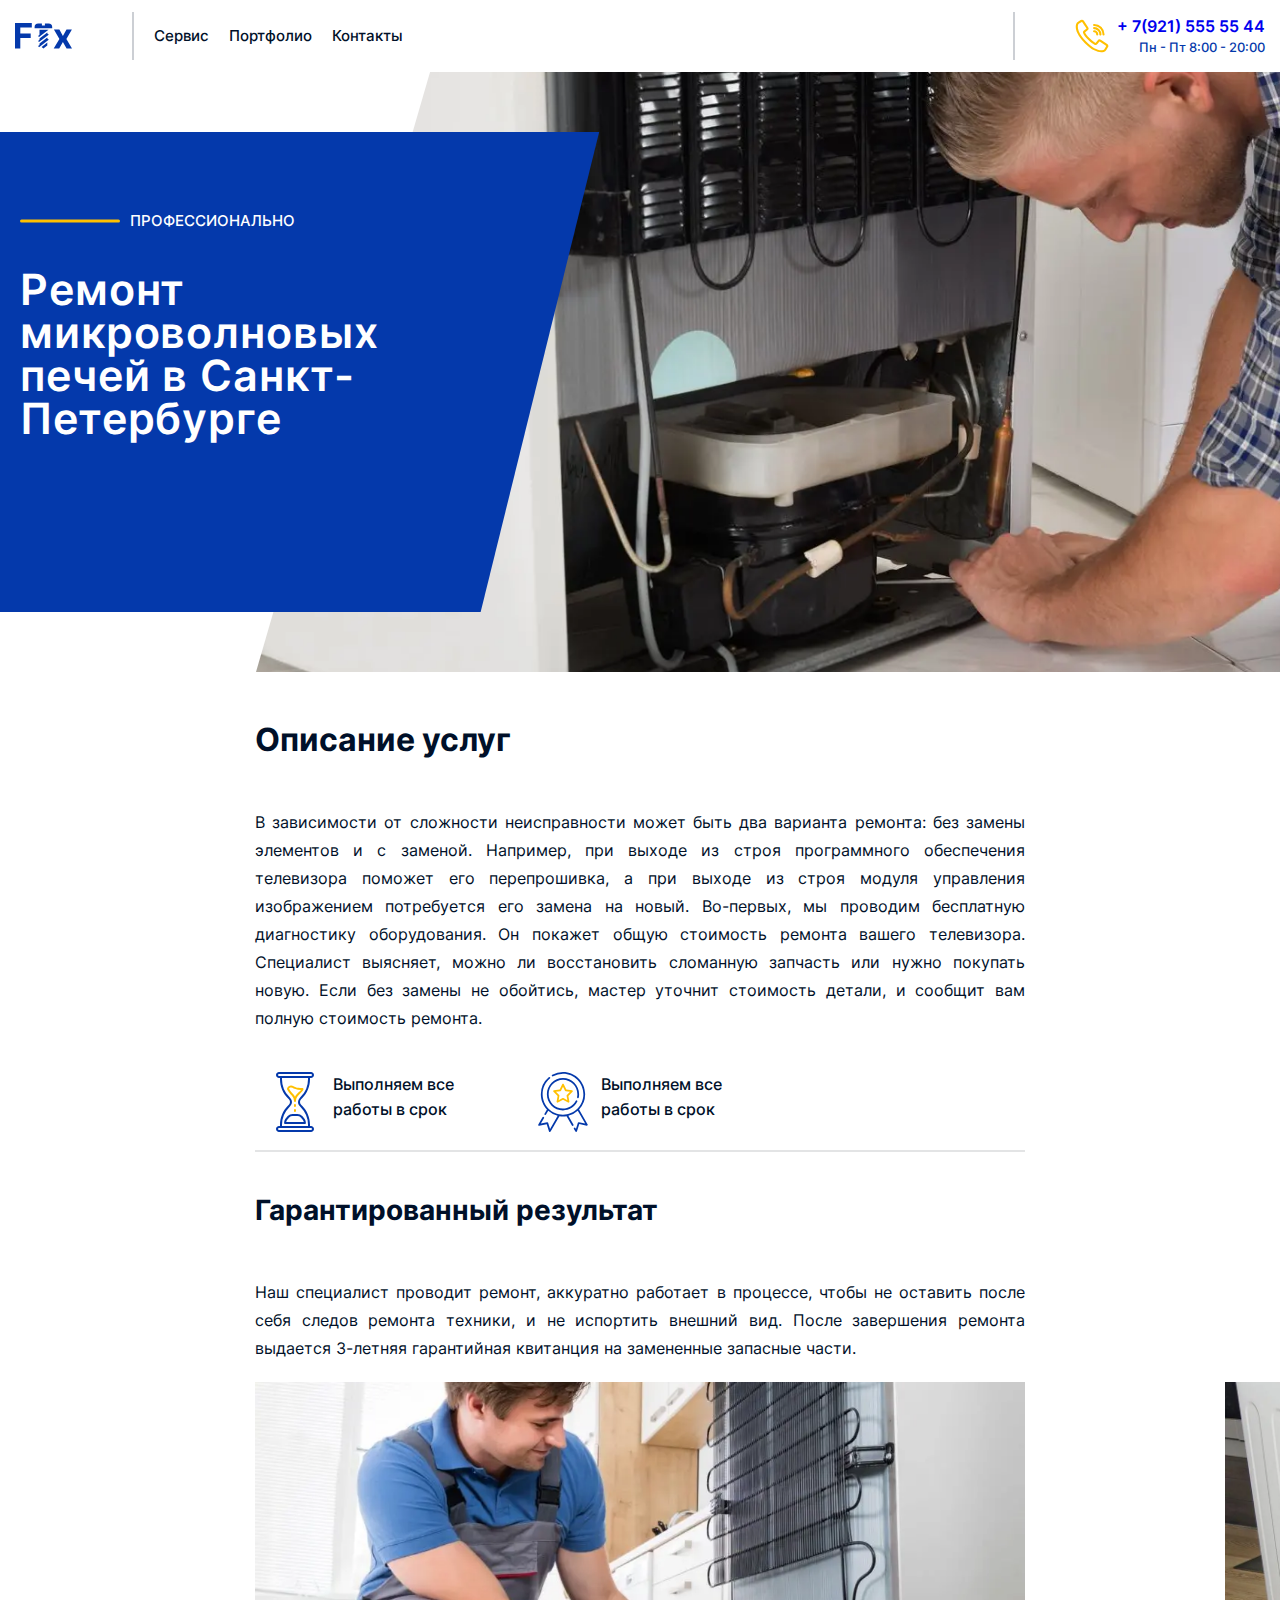
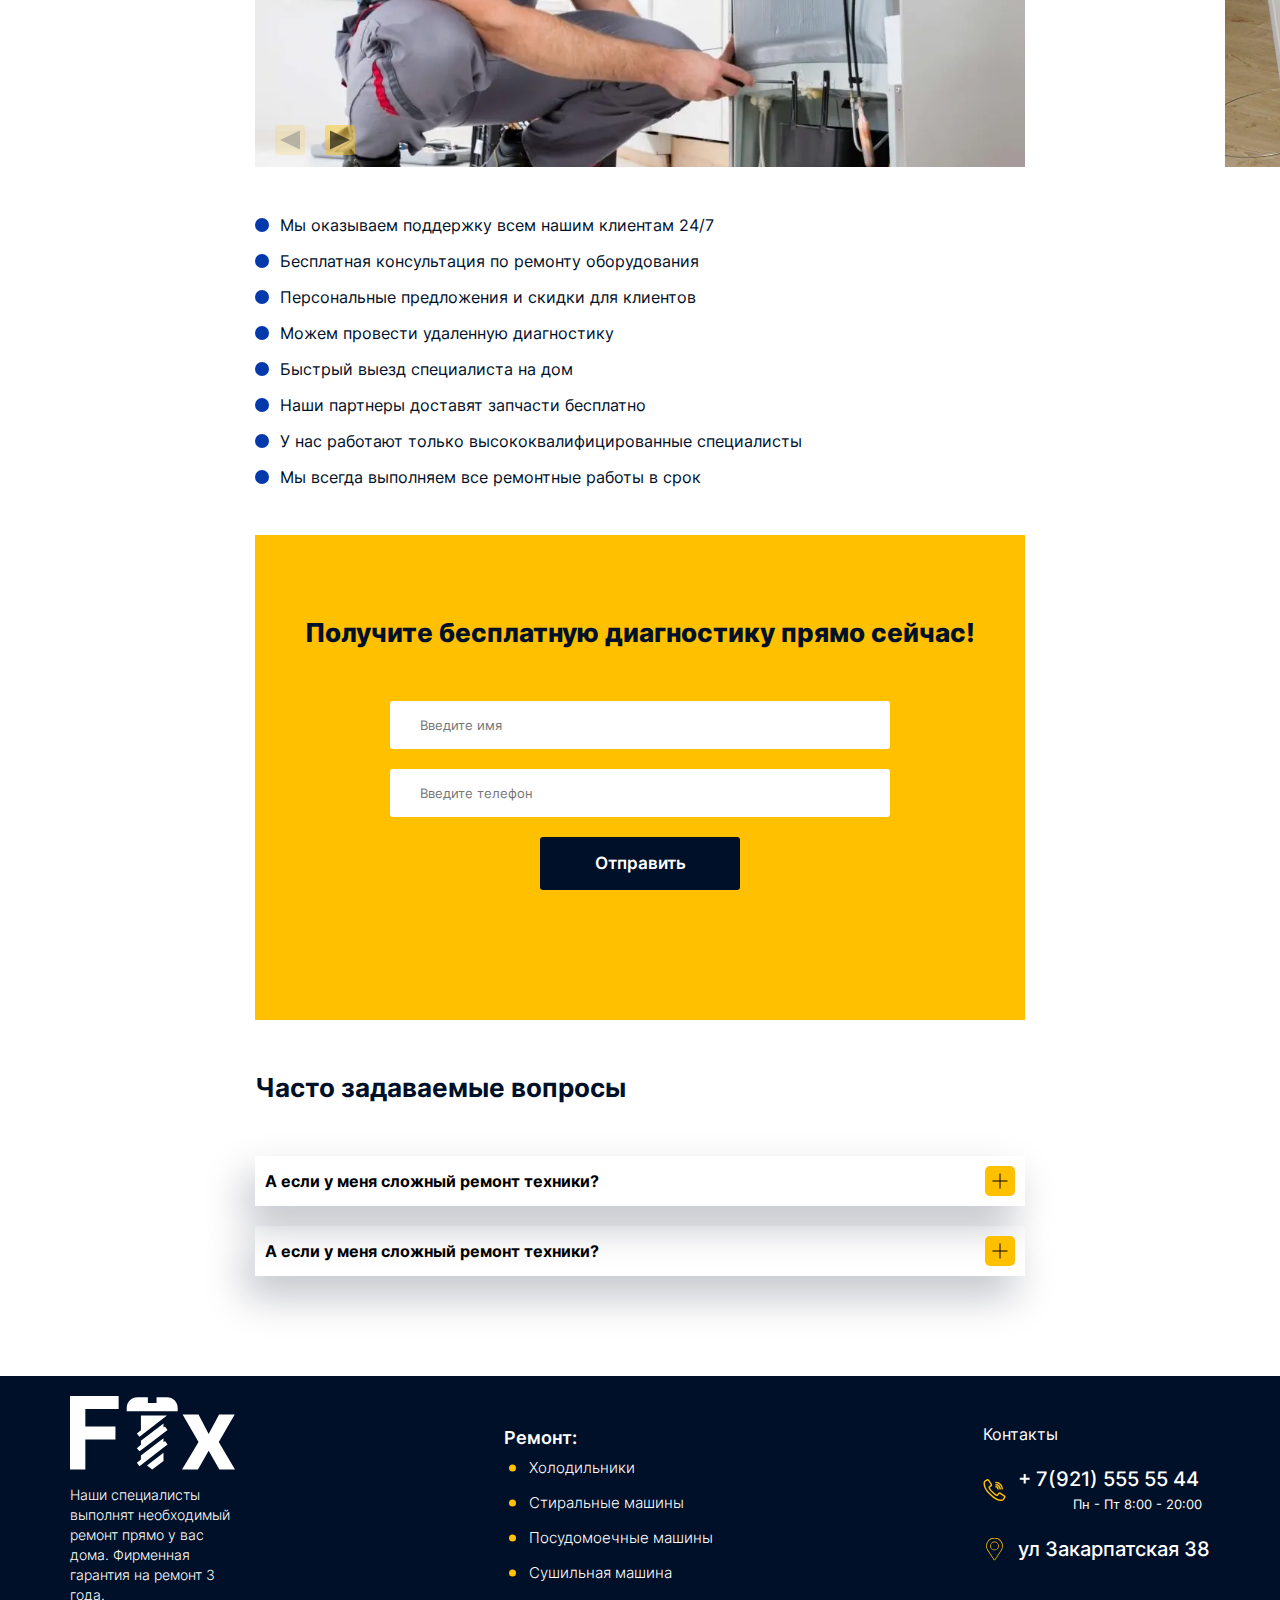
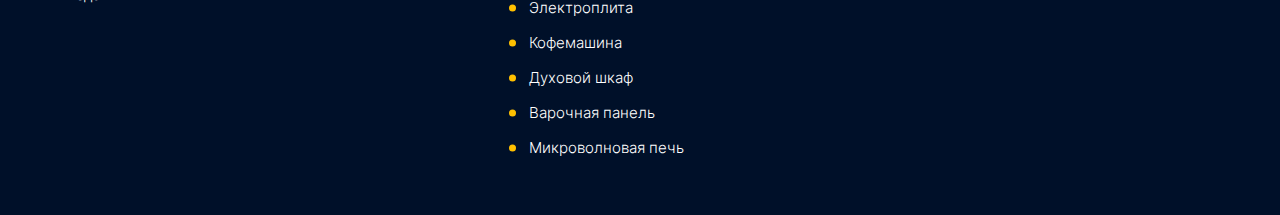
<file: mikrovolnovka.html>
<!DOCTYPE html>
<html lang="ru">
  <head>
    <title>Ремонт микроволновых печей в Санкт-Петербурге | Название компании</title>
    <meta charset="UTF-8">
    <meta name="viewport" content="width=device-width, initial-scale=1.0">
    <meta name="description" content="Быстрый и качественный ремонт микроволновых печей в Санкт-Петербурге. Надежные мастера быстро и недорого устранят любую неисправность. Звоните и заказывайте услуги уже сегодня!">
    <meta name="keywords" content="">
    <meta name="format-detection" content="telephone=no">
    <link rel="icon" href="img/favicons/favicon.ico" sizes="any">
    <link rel="icon" href="img/favicons/icon.svg" type="image/svg+xml">
    <link rel="apple-touch-icon" href="img/favicons/apple-touch-icon.png">
    <link rel="manifest" href="manifest.webmanifest">
  </head>
  <link rel="stylesheet" href="css/libs/swiper-bundle.min.css">
  <link rel="stylesheet" href="css/style.min.css">
  <body>
    <div class="wrapper">
      <header class="header">
        <div class="header__wrap _container _container_hd">
          <div class="header__logo"> <a href="index.html"> <img src="img/logo.svg" alt="логотип"></a></div>
          <div class="header__menu menu">
            <div class="menu__icon"><span></span></div>
            <nav class="menu__body">
              <ul class="menu__list">
                <li>
                  <button class="menu__link menu__link_btn">Cервис</button><span class="menu__arrow"></span>
                  <ul class="menu__sub-list">
                    <li><a class="menu__sub-link" href="refrigerator.html">Холодильник</a></li>
                    <li><a class="menu__sub-link" href="washer.html">Стиральная машина</a></li>
                    <li><a class="menu__sub-link" href="dishwasher.html">Посудомоечная машина</a></li>
                    <li><a class="menu__sub-link" href="dryer.html">Сушильная машина</a></li>
                    <li><a class="menu__sub-link" href="electric-stove.html">Электроплита</a></li>
                    <li><a class="menu__sub-link" href="coffeemachine.html">Кофемашина</a></li>
                    <li><a class="menu__sub-link" href="oven.html">Духовой шкаф</a></li>
                    <li><a class="menu__sub-link" href="cooktop.html">Варочная панель</a></li>
                    <li><a class="menu__sub-link" href="mikrovolnovka.html">Микроволновая печь</a></li>
                  </ul>
                </li>
                <li><a class="menu__link" href="portfolio.html">Портфолио</a></li>
                <li><a class="menu__link" href="contacts.html">Контакты</a></li>
              </ul>
            </nav>
          </div>
          <div class="header__contacts"> <a href="tel:+7111111111">+ 7(921) 555 55 44</a><span>Пн - Пт 8:00 - 20:00</span></div>
        </div>
      </header>
      <main class="main">
        <section class="intro">
          <div class="intro__wrapp _container_hd">
            <div class="intro__text"><span>ПРОФЕССИОНАЛЬНО</span>
              <h1>Ремонт микроволновых печей в Санкт-Петербурге</h1>
            </div>
            <div class="intro__img"> 
              <picture class="class">
                <source srcset="img/bg-main.webp" type="image/webp"/>
                <source srcset="img/bg-main.png" type="image/png"/><img src="img/bg-main.jpg" alt="ремонт бытовой техники"/>
              </picture>
            </div>
          </div>
        </section>
        <section class="description">
          <div class="description__wrap _container_single">
            <h2>Описание услуг</h2>
            <p>В зависимости от сложности неисправности может быть два варианта ремонта: без замены элементов и с заменой. Например, при выходе из строя программного обеспечения телевизора поможет его перепрошивка, а при выходе из строя модуля управления изображением потребуется его замена на новый. Во-первых, мы проводим бесплатную диагностику оборудования. Он покажет общую стоимость ремонта вашего телевизора. Специалист выясняет, можно ли восстановить сломанную запчасть или нужно покупать новую. Если без замены не обойтись, мастер уточнит стоимость детали, и сообщит вам полную стоимость ремонта.</p>
            <div class="advantag advantag_description">
              <div class="advantag__item"> 
                <div class="advantag__icon"> <img src="img/icons/clock.svg" alt="иконка"></div>
                <div class="advantag__title">Выполняем все работы в срок</div>
              </div>
              <div class="advantag__item"> 
                <div class="advantag__icon"> <img src="img/icons/warranty.svg" alt="иконка"></div>
                <div class="advantag__title">Выполняем все работы в срок</div>
              </div>
            </div>
            <h3>Гарантированный результат</h3>
            <p>Наш специалист проводит ремонт, аккуратно работает в процессе, чтобы не оставить после себя следов ремонта техники, и не испортить внешний вид. После завершения ремонта выдается 3-летняя гарантийная квитанция на замененные запасные части.</p>
            <div class="img-slider img-slider-article">
              <div class="swiper-wrapper">
                <div class="swiper-slide img-slider__item"> 
                  <picture class="class">
                    <source srcset="img/slid-01.webp" type="image/webp"/>
                    <source srcset="img/slid-01.png" type="image/png"/><img src="img/slid-01.jpg" alt=""/>
                  </picture>
                </div>
                <div class="swiper-slide img-slider__item"> 
                  <picture class="class">
                    <source srcset="img/slid-02.webp" type="image/webp"/>
                    <source srcset="img/slid-02.png" type="image/png"/><img src="img/slid-02.jpg" alt=""/>
                  </picture>
                </div>
                <div class="swiper-slide img-slider__item"> 
                  <picture class="class">
                    <source srcset="img/slid-03.webp" type="image/webp"/>
                    <source srcset="img/slid-03.png" type="image/png"/><img src="img/slid-03.jpg" alt=""/>
                  </picture>
                </div>
                <div class="swiper-slide img-slider__item"> 
                  <picture class="class">
                    <source srcset="img/slid-04.webp" type="image/webp"/>
                    <source srcset="img/slid-04.png" type="image/png"/><img src="img/slid-04.jpg" alt=""/>
                  </picture>
                </div>
              </div>
              <div class="slider-buttons">
                <button class="swiper-button-prev"></button>
                <button class="swiper-button-next"></button>
              </div>
            </div>
            <ul class="description__advantage-list advantage-list">
              <li>Мы оказываем поддержку всем нашим клиентам 24/7</li>
              <li>Бесплатная консультация по ремонту оборудования</li>
              <li>Персональные предложения и скидки для клиентов</li>
              <li>Можем провести удаленную диагностику</li>
              <li>Быстрый выезд специалиста на дом</li>
              <li>Наши партнеры доставят запчасти бесплатно</li>
              <li>У нас работают только высококвалифицированные специалисты</li>
              <li>Мы всегда выполняем все ремонтные работы в срок</li>
            </ul>
          </div>
        </section>
        <section class="feedback feedback-article _container_single">
          <div class="feedback__form feedback-article__form">
            <form class="form" action="#" method="POST" enctype="multipart/form-data"> 
              <h5 class="feedback-article__title">Получите бесплатную диагностику прямо сейчас!</h5>
              <label class="form__label">
                <input class="form__input input-name" type="text" data-validate-field="name" name="Имя" placeholder="Введите имя">
              </label>
              <label class="form__label">
                <input class="form__input input-tel" type="tel" data-validate-field="tel" name="Телефон" placeholder="Введите телефон">
              </label>
              <button class="form__button button">Отправить</button>
            </form>
          </div>
        </section>
        <section class="question">
          <div class="question__wrap _container_single">
            <h4>Часто задаваемые вопросы</h4>
            <ul class="accordion__list">
              <li class="accordion">
                <button class="accordion__control" aria-expanded="false"><span class="accordion__title">А если у меня сложный ремонт техники?</span><span class="accordion__icon"></span></button>
                <div class="accordion__content" aria-hidden="true">
                  <p>Наш специалист приедет к вам домой, проведет диагностику и предложит варианты решения проблемы. И только после вашего согласия начнется ремонт.</p>
                </div>
              </li>
              <li class="accordion">
                <button class="accordion__control" aria-expanded="false"><span class="accordion__title">А если у меня сложный ремонт техники?</span><span class="accordion__icon"></span></button>
                <div class="accordion__content" aria-hidden="true">
                  <p>Наш специалист приедет к вам домой, проведет диагностику и предложит варианты решения проблемы. И только после вашего согласия начнется ремонт.</p>
                </div>
              </li>
            </ul>
          </div>
        </section>
      </main>
      <footer class="footer">
        <div class="footer__wrap _container">
          <div class="footer__logo">
            <div class="footer__logo-img"><img src="img/logo-wite.svg" alt="логотип"></div>
            <div class="footer__descr">Наши специалисты выполнят необходимый ремонт прямо у вас дома. Фирменная гарантия на ремонт 3 года.</div>
          </div>
          <ul class="footer__menu">Ремонт:
            <li class="footer__item"><a class="footer__link" href="refrigerator.html">Холодильники</a></li>
            <li class="footer__item"><a class="footer__link" href="washer.html">Стиральные машины</a></li>
            <li class="footer__item"><a class="footer__link" href="dishwasher.html">Посудомоечные машины</a></li>
            <li class="footer__item"><a class="footer__link" href="dryer.html">Сушильная машина</a></li>
            <li class="footer__item"><a class="footer__link" href="electric-stove.html">Электроплита</a></li>
            <li class="footer__item"><a class="footer__link" href="coffeemachine.html">Кофемашина</a></li>
            <li class="footer__item"><a class="footer__link" href="oven.html">Духовой шкаф</a></li>
            <li class="footer__item"><a class="footer__link" href="cooktop.html">Варочная панель</a></li>
            <li class="footer__item"><a class="footer__link" href="mikrovolnovka.html">Микроволновая печь</a></li>
          </ul>
          <div class="footer__contacts">Контакты<a class="footer__contacts-tel" href="tel:">+ 7(921) 555 55 44 <span>Пн - Пт 8:00 - 20:00</span></a>
            <div class="footer__contacts-locatio">ул Закарпатская 38</div>
          </div>
        </div>
      </footer>
    </div>
    <script src="js/libs/inputmask.min.js"></script>
    <script src="js/libs/just-validate.min.js"></script>
    <script src="js/libs/swiper-bundle.min.js"></script>
    <script src="js/script-services.min.js"></script>
    <script src="js/script.min.js"></script>
  </body>
</html>
</file>
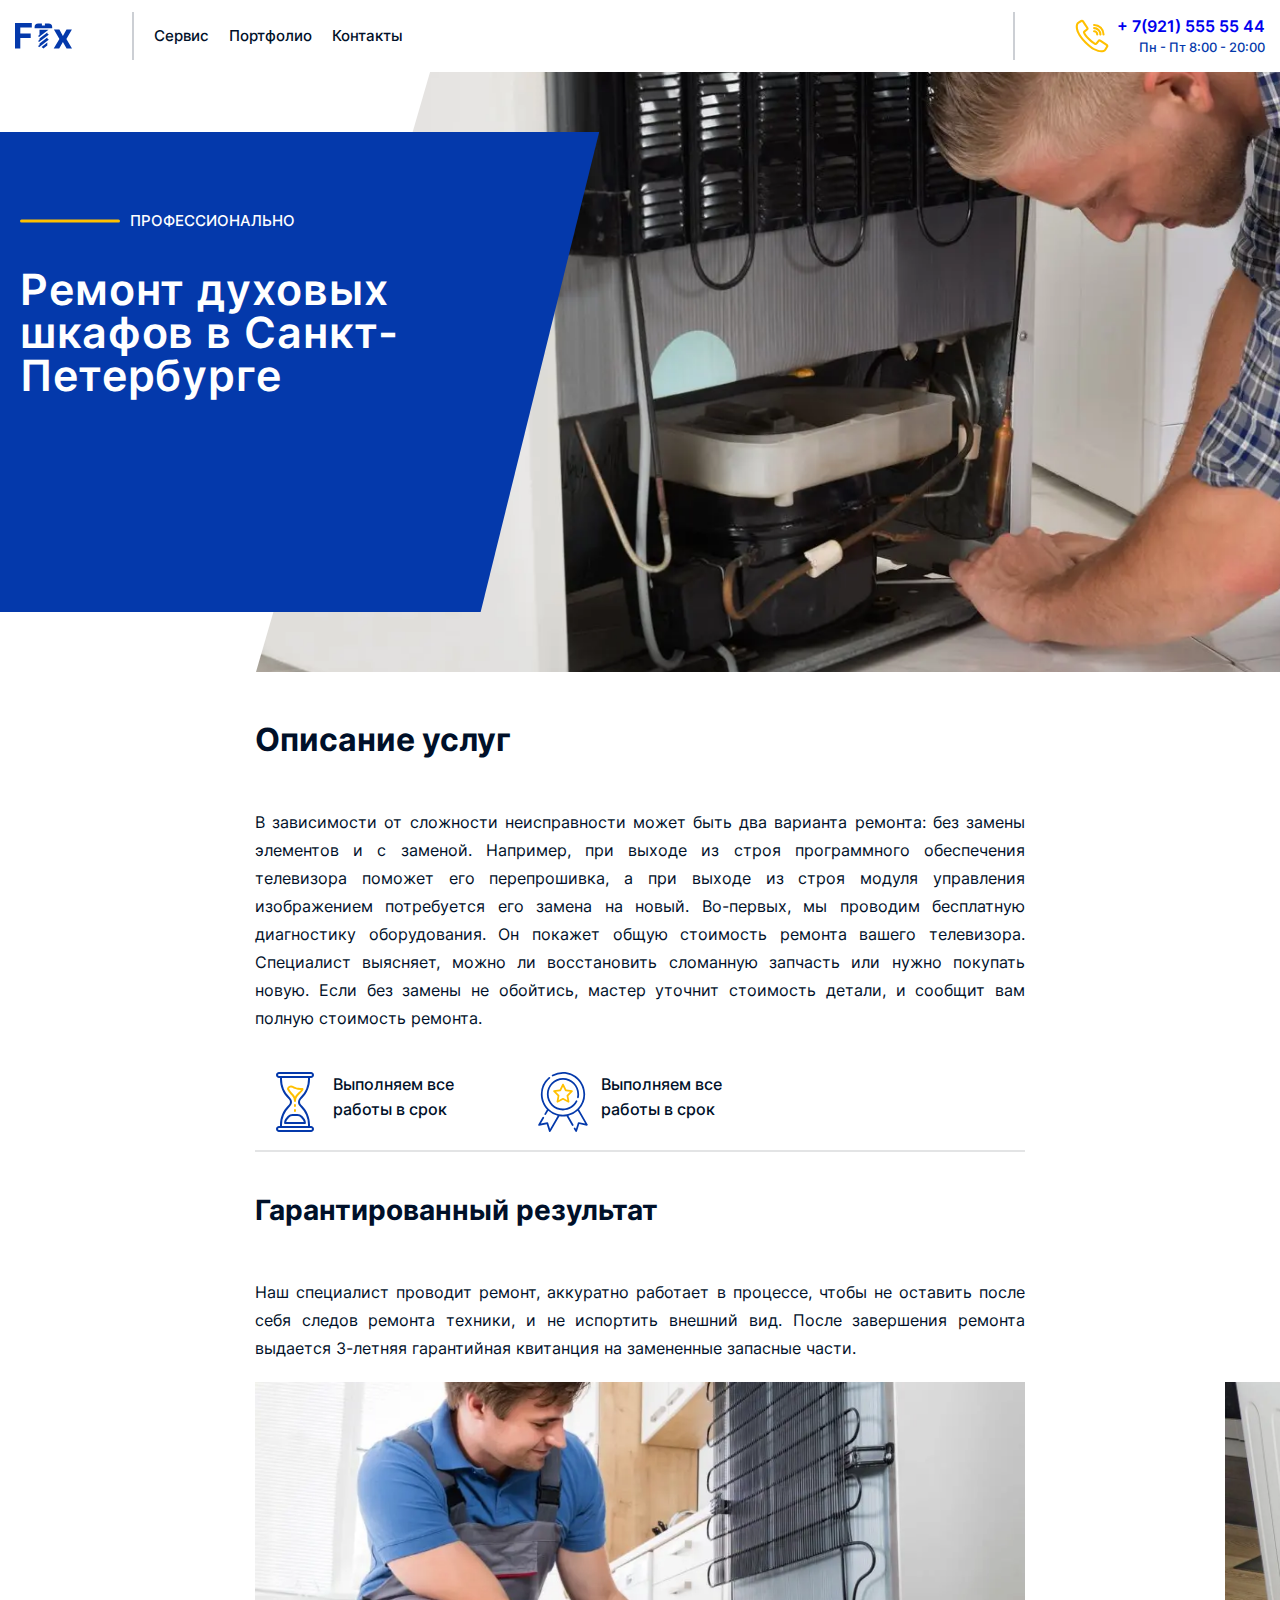
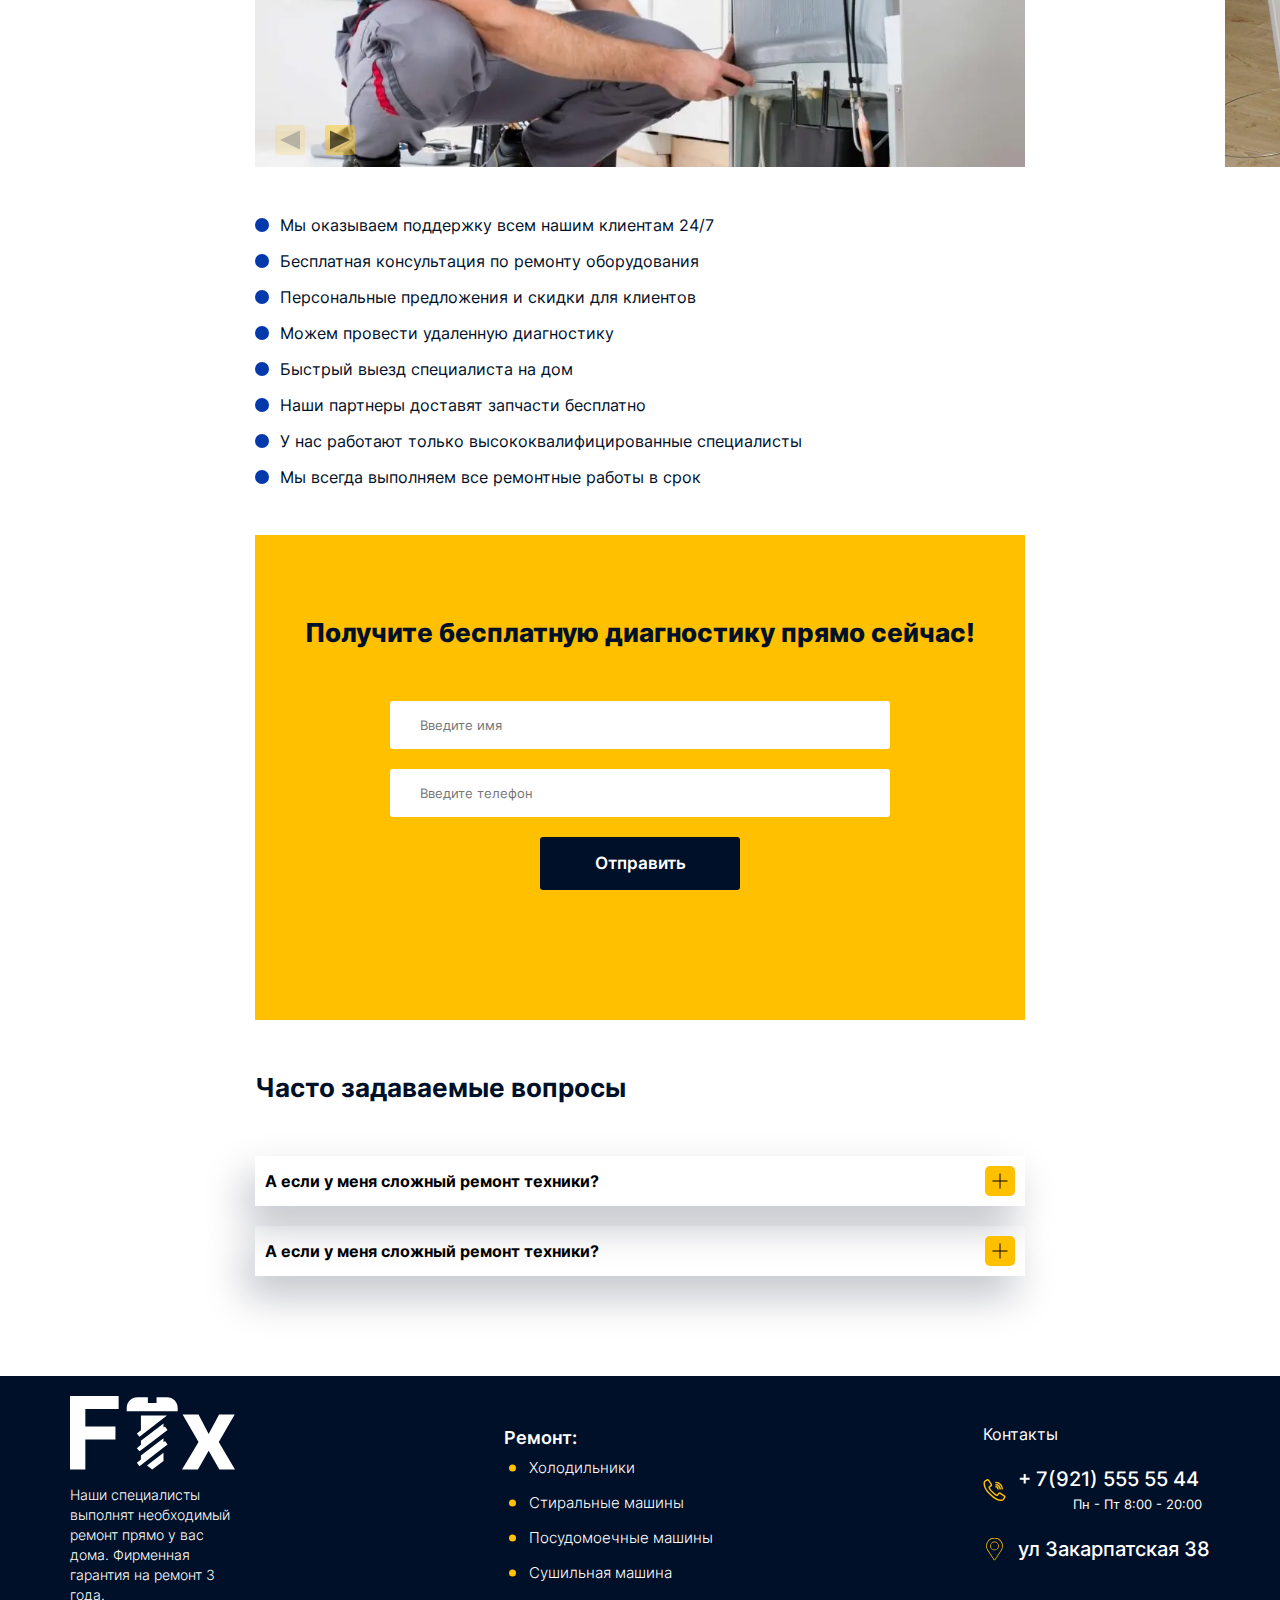
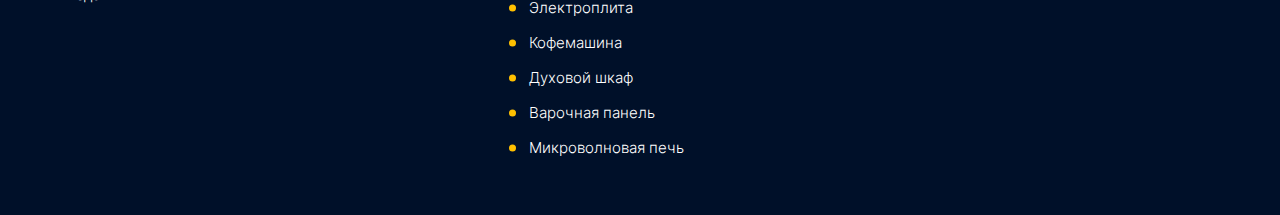
<file: oven.html>
<!DOCTYPE html>
<html lang="ru">
  <head>
    <title>Ремонт духовых шкафов в Санкт-Петербурге | Название компании</title>
    <meta charset="UTF-8">
    <meta name="viewport" content="width=device-width, initial-scale=1.0">
    <meta name="description" content="Профессиональный ремонт духовых шкафов в Санкт-Петербурге. Готовы быстро и надежно устранить любую неисправность с вашей техникой. Звоните нам и мы поможем!">
    <meta name="keywords" content="">
    <meta name="format-detection" content="telephone=no">
    <link rel="icon" href="img/favicons/favicon.ico" sizes="any">
    <link rel="icon" href="img/favicons/icon.svg" type="image/svg+xml">
    <link rel="apple-touch-icon" href="img/favicons/apple-touch-icon.png">
    <link rel="manifest" href="manifest.webmanifest">
  </head>
  <link rel="stylesheet" href="css/libs/swiper-bundle.min.css">
  <link rel="stylesheet" href="css/style.min.css">
  <body>
    <div class="wrapper">
      <header class="header">
        <div class="header__wrap _container _container_hd">
          <div class="header__logo"> <a href="index.html"> <img src="img/logo.svg" alt="логотип"></a></div>
          <div class="header__menu menu">
            <div class="menu__icon"><span></span></div>
            <nav class="menu__body">
              <ul class="menu__list">
                <li>
                  <button class="menu__link menu__link_btn">Cервис</button><span class="menu__arrow"></span>
                  <ul class="menu__sub-list">
                    <li><a class="menu__sub-link" href="refrigerator.html">Холодильник</a></li>
                    <li><a class="menu__sub-link" href="washer.html">Стиральная машина</a></li>
                    <li><a class="menu__sub-link" href="dishwasher.html">Посудомоечная машина</a></li>
                    <li><a class="menu__sub-link" href="dryer.html">Сушильная машина</a></li>
                    <li><a class="menu__sub-link" href="electric-stove.html">Электроплита</a></li>
                    <li><a class="menu__sub-link" href="coffeemachine.html">Кофемашина</a></li>
                    <li><a class="menu__sub-link" href="oven.html">Духовой шкаф</a></li>
                    <li><a class="menu__sub-link" href="cooktop.html">Варочная панель</a></li>
                    <li><a class="menu__sub-link" href="mikrovolnovka.html">Микроволновая печь</a></li>
                  </ul>
                </li>
                <li><a class="menu__link" href="portfolio.html">Портфолио</a></li>
                <li><a class="menu__link" href="contacts.html">Контакты</a></li>
              </ul>
            </nav>
          </div>
          <div class="header__contacts"> <a href="tel:+7111111111">+ 7(921) 555 55 44</a><span>Пн - Пт 8:00 - 20:00</span></div>
        </div>
      </header>
      <main class="main">
        <section class="intro">
          <div class="intro__wrapp _container_hd">
            <div class="intro__text"><span>профессионально</span>
              <h1>Ремонт духовых шкафов в Санкт-Петербурге</h1>
            </div>
            <div class="intro__img"> 
              <picture class="class">
                <source srcset="img/bg-main.webp" type="image/webp"/>
                <source srcset="img/bg-main.png" type="image/png"/><img src="img/bg-main.jpg" alt="ремонт бытовой техники"/>
              </picture>
            </div>
          </div>
        </section>
        <section class="description">
          <div class="description__wrap _container_single">
            <h2>Описание услуг</h2>
            <p>В зависимости от сложности неисправности может быть два варианта ремонта: без замены элементов и с заменой. Например, при выходе из строя программного обеспечения телевизора поможет его перепрошивка, а при выходе из строя модуля управления изображением потребуется его замена на новый. Во-первых, мы проводим бесплатную диагностику оборудования. Он покажет общую стоимость ремонта вашего телевизора. Специалист выясняет, можно ли восстановить сломанную запчасть или нужно покупать новую. Если без замены не обойтись, мастер уточнит стоимость детали, и сообщит вам полную стоимость ремонта.</p>
            <div class="advantag advantag_description">
              <div class="advantag__item"> 
                <div class="advantag__icon"> <img src="img/icons/clock.svg" alt="иконка"></div>
                <div class="advantag__title">Выполняем все работы в срок</div>
              </div>
              <div class="advantag__item"> 
                <div class="advantag__icon"> <img src="img/icons/warranty.svg" alt="иконка"></div>
                <div class="advantag__title">Выполняем все работы в срок</div>
              </div>
            </div>
            <h3>Гарантированный результат</h3>
            <p>Наш специалист проводит ремонт, аккуратно работает в процессе, чтобы не оставить после себя следов ремонта техники, и не испортить внешний вид. После завершения ремонта выдается 3-летняя гарантийная квитанция на замененные запасные части.</p>
            <div class="img-slider img-slider-article">
              <div class="swiper-wrapper">
                <div class="swiper-slide img-slider__item"> 
                  <picture class="class">
                    <source srcset="img/slid-01.webp" type="image/webp"/>
                    <source srcset="img/slid-01.png" type="image/png"/><img src="img/slid-01.jpg" alt=""/>
                  </picture>
                </div>
                <div class="swiper-slide img-slider__item"> 
                  <picture class="class">
                    <source srcset="img/slid-02.webp" type="image/webp"/>
                    <source srcset="img/slid-02.png" type="image/png"/><img src="img/slid-02.jpg" alt=""/>
                  </picture>
                </div>
                <div class="swiper-slide img-slider__item"> 
                  <picture class="class">
                    <source srcset="img/slid-03.webp" type="image/webp"/>
                    <source srcset="img/slid-03.png" type="image/png"/><img src="img/slid-03.jpg" alt=""/>
                  </picture>
                </div>
                <div class="swiper-slide img-slider__item"> 
                  <picture class="class">
                    <source srcset="img/slid-04.webp" type="image/webp"/>
                    <source srcset="img/slid-04.png" type="image/png"/><img src="img/slid-04.jpg" alt=""/>
                  </picture>
                </div>
              </div>
              <div class="slider-buttons">
                <button class="swiper-button-prev"></button>
                <button class="swiper-button-next"></button>
              </div>
            </div>
            <ul class="description__advantage-list advantage-list">
              <li>Мы оказываем поддержку всем нашим клиентам 24/7</li>
              <li>Бесплатная консультация по ремонту оборудования</li>
              <li>Персональные предложения и скидки для клиентов</li>
              <li>Можем провести удаленную диагностику</li>
              <li>Быстрый выезд специалиста на дом</li>
              <li>Наши партнеры доставят запчасти бесплатно</li>
              <li>У нас работают только высококвалифицированные специалисты</li>
              <li>Мы всегда выполняем все ремонтные работы в срок</li>
            </ul>
          </div>
        </section>
        <section class="feedback feedback-article _container_single">
          <div class="feedback__form feedback-article__form">
            <form class="form" action="#" method="POST" enctype="multipart/form-data"> 
              <h5 class="feedback-article__title">Получите бесплатную диагностику прямо сейчас!</h5>
              <label class="form__label">
                <input class="form__input input-name" type="text" data-validate-field="name" name="Имя" placeholder="Введите имя">
              </label>
              <label class="form__label">
                <input class="form__input input-tel" type="tel" data-validate-field="tel" name="Телефон" placeholder="Введите телефон">
              </label>
              <button class="form__button button">Отправить</button>
            </form>
          </div>
        </section>
        <section class="question">
          <div class="question__wrap _container_single">
            <h4>Часто задаваемые вопросы</h4>
            <ul class="accordion__list">
              <li class="accordion">
                <button class="accordion__control" aria-expanded="false"><span class="accordion__title">А если у меня сложный ремонт техники?</span><span class="accordion__icon"></span></button>
                <div class="accordion__content" aria-hidden="true">
                  <p>Наш специалист приедет к вам домой, проведет диагностику и предложит варианты решения проблемы. И только после вашего согласия начнется ремонт.</p>
                </div>
              </li>
              <li class="accordion">
                <button class="accordion__control" aria-expanded="false"><span class="accordion__title">А если у меня сложный ремонт техники?</span><span class="accordion__icon"></span></button>
                <div class="accordion__content" aria-hidden="true">
                  <p>Наш специалист приедет к вам домой, проведет диагностику и предложит варианты решения проблемы. И только после вашего согласия начнется ремонт.</p>
                </div>
              </li>
            </ul>
          </div>
        </section>
      </main>
      <footer class="footer">
        <div class="footer__wrap _container">
          <div class="footer__logo">
            <div class="footer__logo-img"><img src="img/logo-wite.svg" alt="логотип"></div>
            <div class="footer__descr">Наши специалисты выполнят необходимый ремонт прямо у вас дома. Фирменная гарантия на ремонт 3 года.</div>
          </div>
          <ul class="footer__menu">Ремонт:
            <li class="footer__item"><a class="footer__link" href="refrigerator.html">Холодильники</a></li>
            <li class="footer__item"><a class="footer__link" href="washer.html">Стиральные машины</a></li>
            <li class="footer__item"><a class="footer__link" href="dishwasher.html">Посудомоечные машины</a></li>
            <li class="footer__item"><a class="footer__link" href="dryer.html">Сушильная машина</a></li>
            <li class="footer__item"><a class="footer__link" href="electric-stove.html">Электроплита</a></li>
            <li class="footer__item"><a class="footer__link" href="coffeemachine.html">Кофемашина</a></li>
            <li class="footer__item"><a class="footer__link" href="oven.html">Духовой шкаф</a></li>
            <li class="footer__item"><a class="footer__link" href="cooktop.html">Варочная панель</a></li>
            <li class="footer__item"><a class="footer__link" href="mikrovolnovka.html">Микроволновая печь</a></li>
          </ul>
          <div class="footer__contacts">Контакты<a class="footer__contacts-tel" href="tel:">+ 7(921) 555 55 44 <span>Пн - Пт 8:00 - 20:00</span></a>
            <div class="footer__contacts-locatio">ул Закарпатская 38</div>
          </div>
        </div>
      </footer>
    </div>
    <script src="js/libs/inputmask.min.js"></script>
    <script src="js/libs/just-validate.min.js"></script>
    <script src="js/libs/swiper-bundle.min.js"></script>
    <script src="js/script-services.min.js"></script>
    <script src="js/script.min.js"></script>
  </body>
</html>
</file>
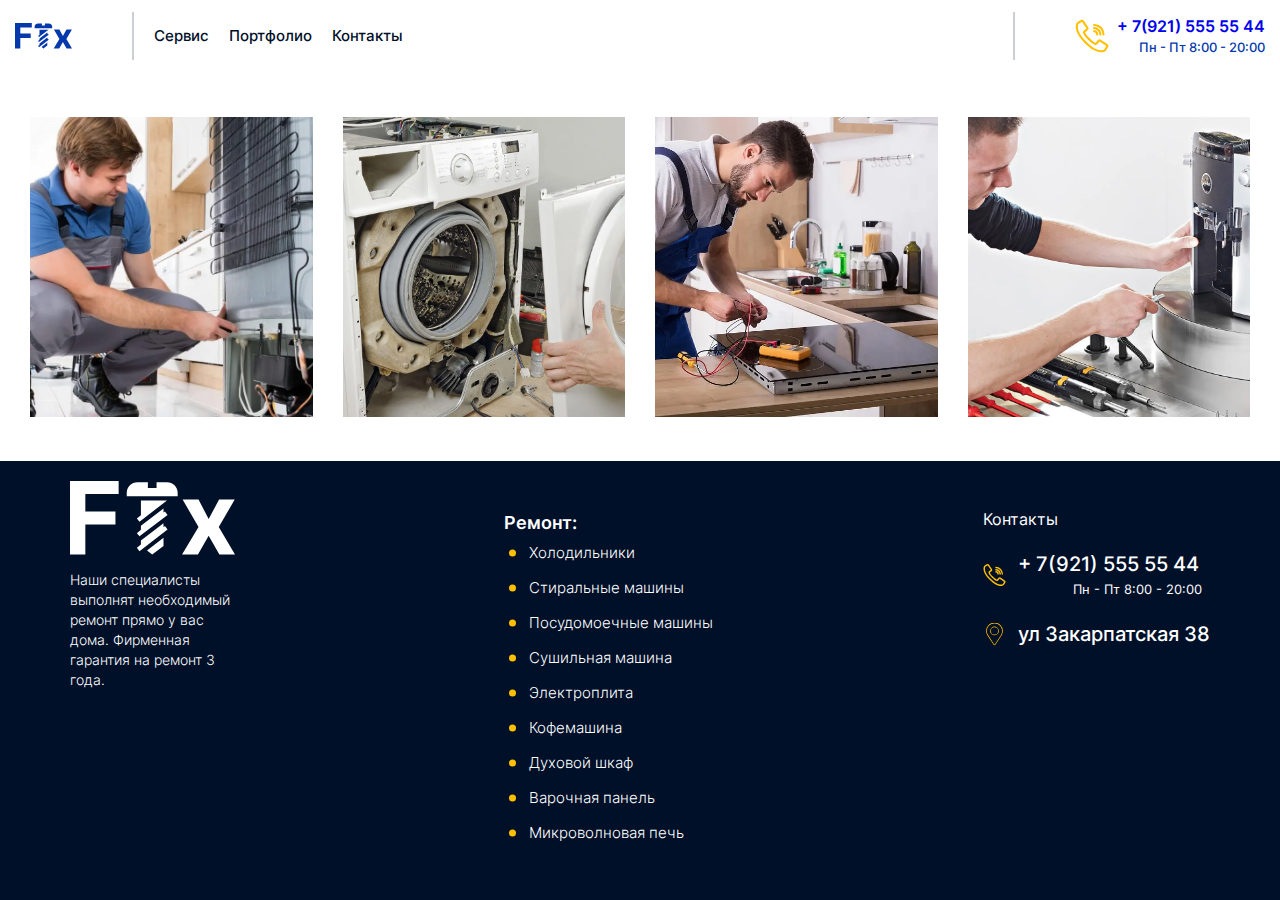
<file: portfolio.html>
<!DOCTYPE html>
<html lang="ru">
  <head>
    <title>Галерея выполненных работ по ремонту бытовой техники</title>
    <meta charset="UTF-8">
    <meta name="viewport" content="width=device-width, initial-scale=1.0">
    <meta name="description" content="Галерея выполненных работ по ремонту бытовой техники">
    <meta name="keywords" content="">
    <meta name="format-detection" content="telephone=no">
    <link rel="icon" href="img/favicons/favicon.ico" sizes="any">
    <link rel="icon" href="img/favicons/icon.svg" type="image/svg+xml">
    <link rel="apple-touch-icon" href="img/favicons/apple-touch-icon.png">
    <link rel="manifest" href="manifest.webmanifest">
  </head>
  <link rel="stylesheet" href="css/libs/swiper-bundle.min.css">
  <link rel="stylesheet" href="css/style.min.css">
  <body>
    <div class="wrapper">
      <header class="header">
        <div class="header__wrap _container _container_hd">
          <div class="header__logo"> <a href="index.html"> <img src="img/logo.svg" alt="логотип"></a></div>
          <div class="header__menu menu">
            <div class="menu__icon"><span></span></div>
            <nav class="menu__body">
              <ul class="menu__list">
                <li>
                  <button class="menu__link menu__link_btn">Cервис</button><span class="menu__arrow"></span>
                  <ul class="menu__sub-list">
                    <li><a class="menu__sub-link" href="refrigerator.html">Холодильник</a></li>
                    <li><a class="menu__sub-link" href="washer.html">Стиральная машина</a></li>
                    <li><a class="menu__sub-link" href="dishwasher.html">Посудомоечная машина</a></li>
                    <li><a class="menu__sub-link" href="dryer.html">Сушильная машина</a></li>
                    <li><a class="menu__sub-link" href="electric-stove.html">Электроплита</a></li>
                    <li><a class="menu__sub-link" href="coffeemachine.html">Кофемашина</a></li>
                    <li><a class="menu__sub-link" href="oven.html">Духовой шкаф</a></li>
                    <li><a class="menu__sub-link" href="cooktop.html">Варочная панель</a></li>
                    <li><a class="menu__sub-link" href="mikrovolnovka.html">Микроволновая печь</a></li>
                  </ul>
                </li>
                <li><a class="menu__link" href="portfolio.html">Портфолио</a></li>
                <li><a class="menu__link" href="contacts.html">Контакты</a></li>
              </ul>
            </nav>
          </div>
          <div class="header__contacts"> <a href="tel:+7111111111">+ 7(921) 555 55 44</a><span>Пн - Пт 8:00 - 20:00</span></div>
        </div>
      </header>
      <main class="main">
        <div class="grid">
          <div class="grid-item"><a data-fslightbox="gal" href="img/slid-01.jpg">
              <picture class="class">
                <source srcset="img/slid-01.webp" type="image/webp"/>
                <source srcset="img/slid-01.jpg" type="image/jpg"/><img src="img/slid-01.jpg" alt=""/>
              </picture></a></div>
          <div class="grid-item"><a data-fslightbox="gal" href="img/slid-02.jpg">
              <picture class="class">
                <source srcset="img/slid-02.webp" type="image/webp"/>
                <source srcset="img/slid-02.jpg" type="image/jpg"/><img src="img/slid-02.jpg" alt=""/>
              </picture></a></div>
          <div class="grid-item"><a data-fslightbox="gal" href="img/slid-03.jpg">
              <picture class="class">
                <source srcset="img/slid-03.webp" type="image/webp"/>
                <source srcset="img/slid-03.jpg" type="image/jpg"/><img src="img/slid-03.jpg" alt=""/>
              </picture></a></div>
          <div class="grid-item"><a data-fslightbox="gal" href="img/slid-04.jpg">
              <picture class="class">
                <source srcset="img/slid-04.webp" type="image/webp"/>
                <source srcset="img/slid-04.jpg" type="image/jpg"/><img src="img/slid-04.jpg" alt=""/>
              </picture></a></div>
        </div>
      </main>
      <footer class="footer">
        <div class="footer__wrap _container">
          <div class="footer__logo">
            <div class="footer__logo-img"><img src="img/logo-wite.svg" alt="логотип"></div>
            <div class="footer__descr">Наши специалисты выполнят необходимый ремонт прямо у вас дома. Фирменная гарантия на ремонт 3 года.</div>
          </div>
          <ul class="footer__menu">Ремонт:
            <li class="footer__item"><a class="footer__link" href="refrigerator.html">Холодильники</a></li>
            <li class="footer__item"><a class="footer__link" href="washer.html">Стиральные машины</a></li>
            <li class="footer__item"><a class="footer__link" href="dishwasher.html">Посудомоечные машины</a></li>
            <li class="footer__item"><a class="footer__link" href="dryer.html">Сушильная машина</a></li>
            <li class="footer__item"><a class="footer__link" href="electric-stove.html">Электроплита</a></li>
            <li class="footer__item"><a class="footer__link" href="coffeemachine.html">Кофемашина</a></li>
            <li class="footer__item"><a class="footer__link" href="oven.html">Духовой шкаф</a></li>
            <li class="footer__item"><a class="footer__link" href="cooktop.html">Варочная панель</a></li>
            <li class="footer__item"><a class="footer__link" href="mikrovolnovka.html">Микроволновая печь</a></li>
          </ul>
          <div class="footer__contacts">Контакты<a class="footer__contacts-tel" href="tel:">+ 7(921) 555 55 44 <span>Пн - Пт 8:00 - 20:00</span></a>
            <div class="footer__contacts-locatio">ул Закарпатская 38</div>
          </div>
        </div>
      </footer>
    </div>
    <script src="js/libs/inputmask.min.js"></script>
    <script src="js/libs/just-validate.min.js"></script>
    <script src="js/libs/fslightbox.min.js"></script>
    <script src="js/script.min.js"></script>
  </body>
</html>
</file>
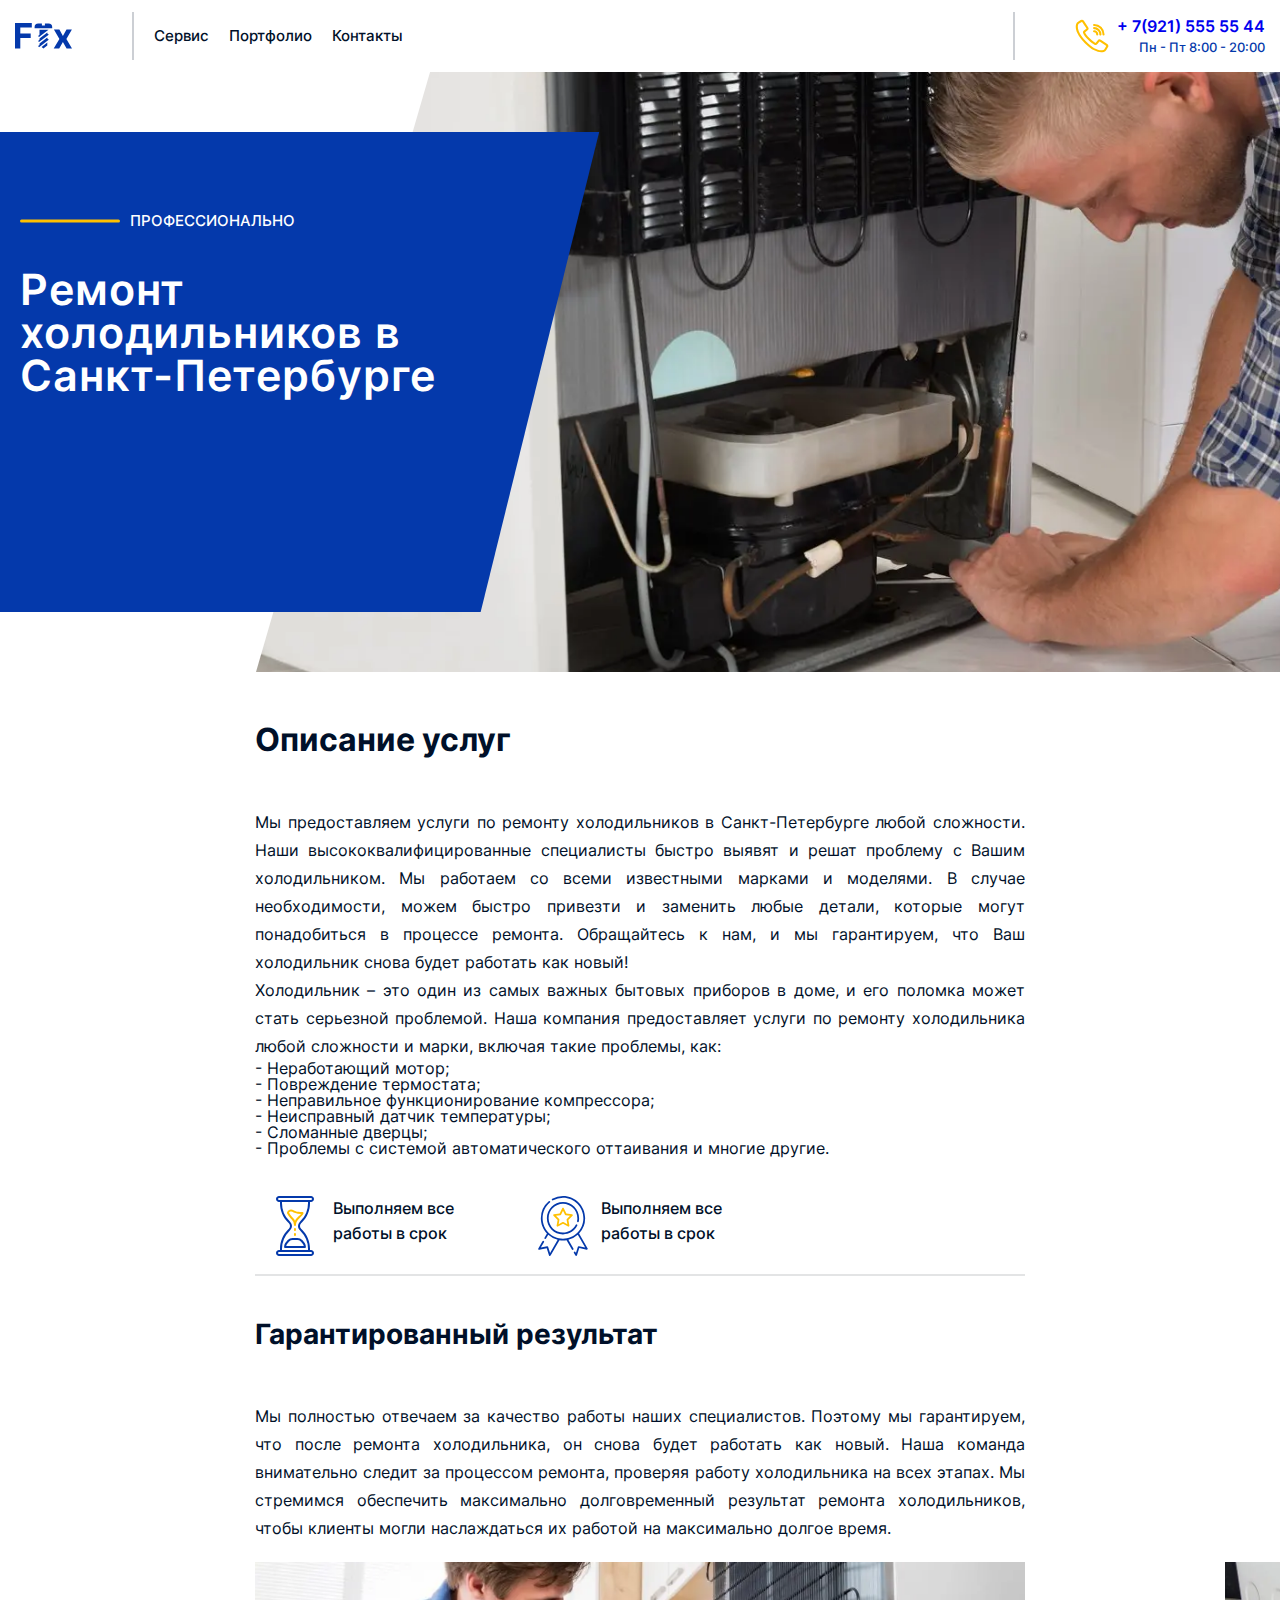
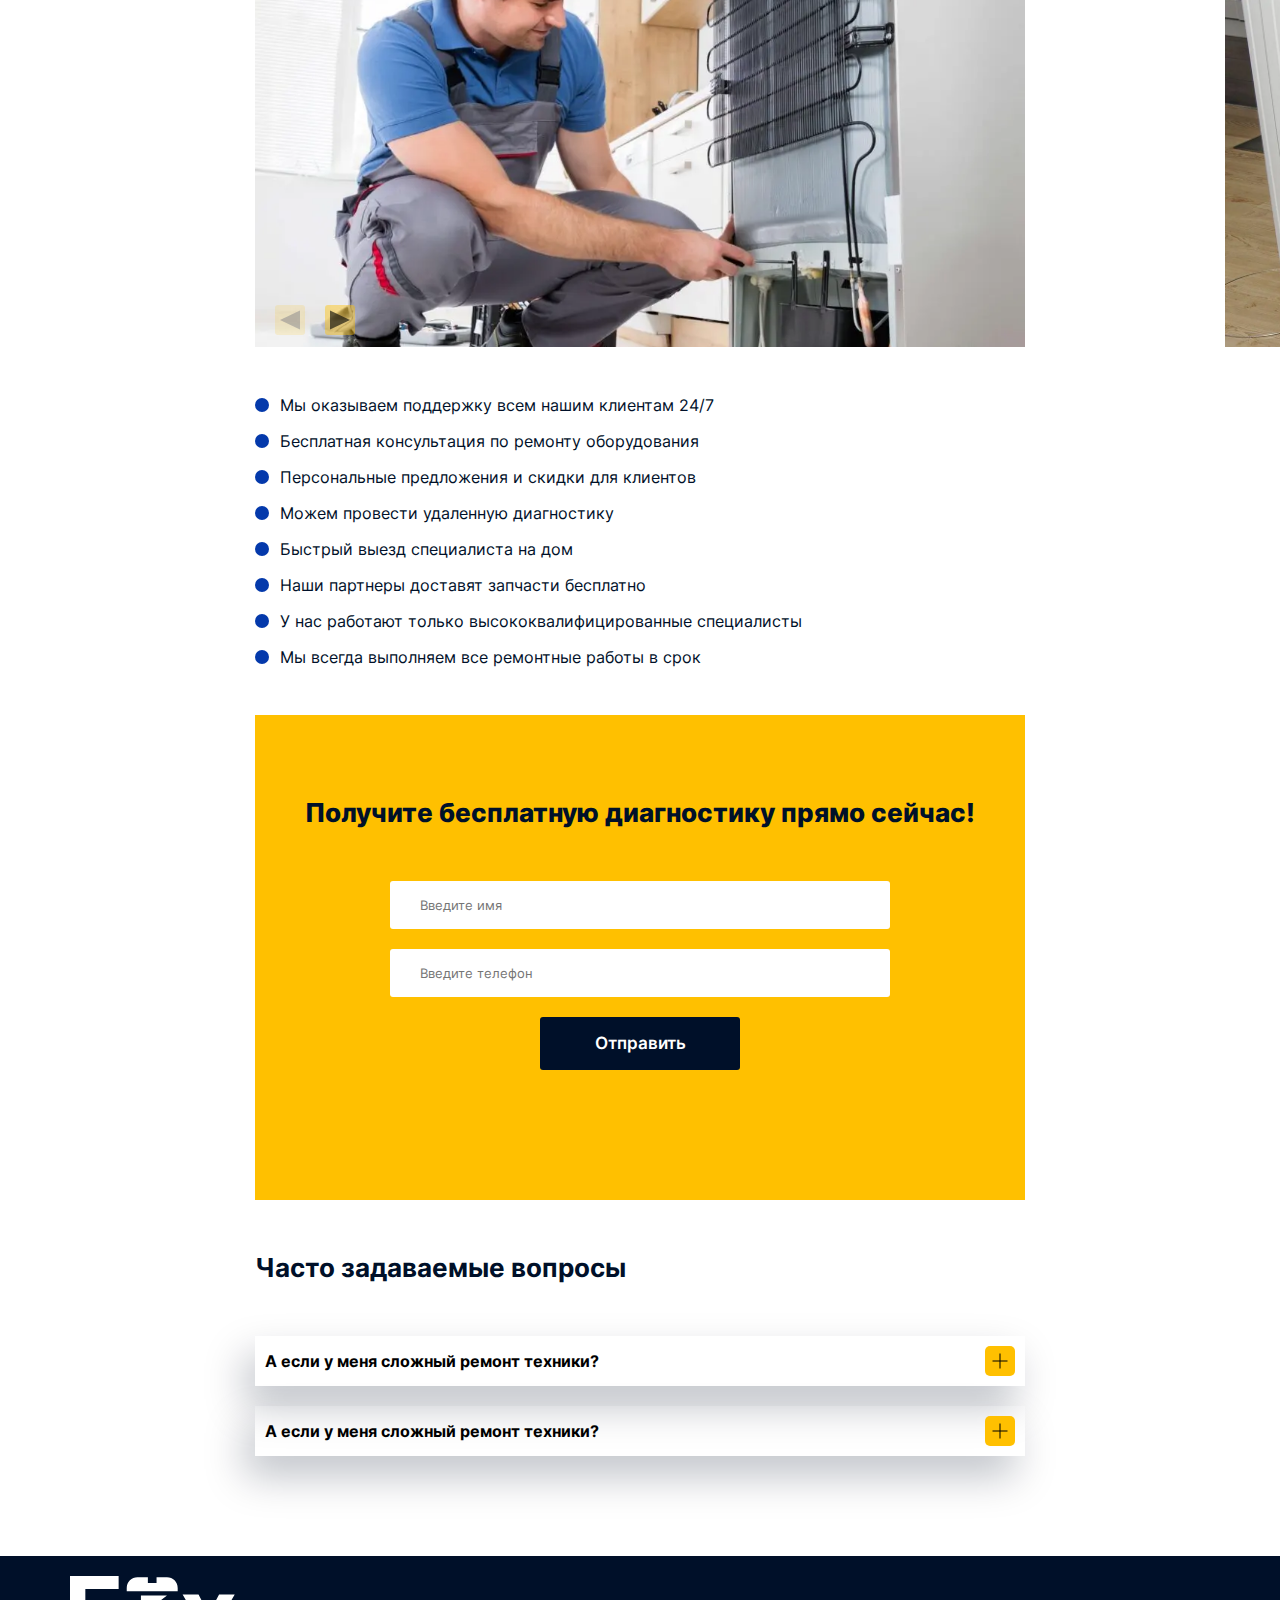
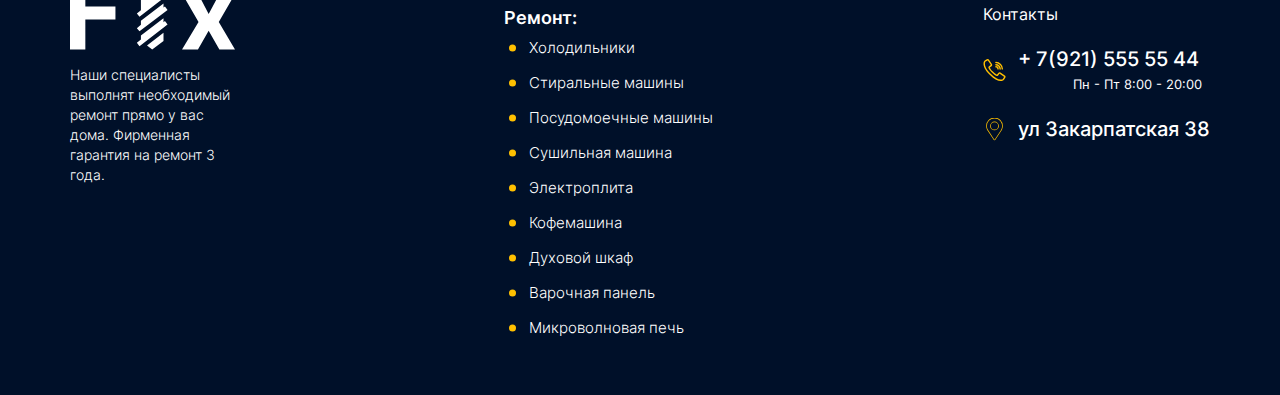
<file: refrigerator.html>
<!DOCTYPE html>
<html lang="ru">
  <head>
    <title>Ремонт холодильников в Санкт-Петербурге | Название компании</title>
    <meta charset="UTF-8">
    <meta name="viewport" content="width=device-width, initial-scale=1.0">
    <meta name="description" content="Качественный ремонт холодильников любых марок в Санкт-Петербурге. Гарантия на все виды ремонтных работ. Звоните прямо сейчас!">
    <meta name="keywords" content="">
    <meta name="format-detection" content="telephone=no">
    <link rel="icon" href="img/favicons/favicon.ico" sizes="any">
    <link rel="icon" href="img/favicons/icon.svg" type="image/svg+xml">
    <link rel="apple-touch-icon" href="img/favicons/apple-touch-icon.png">
    <link rel="manifest" href="manifest.webmanifest">
  </head>
  <link rel="stylesheet" href="css/libs/swiper-bundle.min.css">
  <link rel="stylesheet" href="css/style.min.css">
  <body>
    <div class="wrapper">
      <header class="header">
        <div class="header__wrap _container _container_hd">
          <div class="header__logo"> <a href="index.html"> <img src="img/logo.svg" alt="логотип"></a></div>
          <div class="header__menu menu">
            <div class="menu__icon"><span></span></div>
            <nav class="menu__body">
              <ul class="menu__list">
                <li>
                  <button class="menu__link menu__link_btn">Cервис</button><span class="menu__arrow"></span>
                  <ul class="menu__sub-list">
                    <li><a class="menu__sub-link" href="refrigerator.html">Холодильник</a></li>
                    <li><a class="menu__sub-link" href="washer.html">Стиральная машина</a></li>
                    <li><a class="menu__sub-link" href="dishwasher.html">Посудомоечная машина</a></li>
                    <li><a class="menu__sub-link" href="dryer.html">Сушильная машина</a></li>
                    <li><a class="menu__sub-link" href="electric-stove.html">Электроплита</a></li>
                    <li><a class="menu__sub-link" href="coffeemachine.html">Кофемашина</a></li>
                    <li><a class="menu__sub-link" href="oven.html">Духовой шкаф</a></li>
                    <li><a class="menu__sub-link" href="cooktop.html">Варочная панель</a></li>
                    <li><a class="menu__sub-link" href="mikrovolnovka.html">Микроволновая печь</a></li>
                  </ul>
                </li>
                <li><a class="menu__link" href="portfolio.html">Портфолио</a></li>
                <li><a class="menu__link" href="contacts.html">Контакты</a></li>
              </ul>
            </nav>
          </div>
          <div class="header__contacts"> <a href="tel:+7111111111">+ 7(921) 555 55 44</a><span>Пн - Пт 8:00 - 20:00</span></div>
        </div>
      </header>
      <main class="main">
        <section class="intro">
          <div class="intro__wrapp _container_hd">
            <div class="intro__text"><span>профессионально</span>
              <h1>Ремонт холодильников в Санкт-Петербурге</h1>
            </div>
            <div class="intro__img"> 
              <picture class="class">
                <source srcset="img/bg-main.webp" type="image/webp"/>
                <source srcset="img/bg-main.png" type="image/png"/><img src="img/bg-main.jpg" alt="ремонт бытовой техники"/>
              </picture>
            </div>
          </div>
        </section>
        <section class="description">
          <div class="description__wrap _container_single">
            <h2>Описание услуг</h2>
            <p>Мы предоставляем услуги по ремонту холодильников в Санкт-Петербурге любой сложности. Наши высококвалифицированные специалисты быстро выявят и решат проблему с Вашим холодильником. Мы работаем со всеми известными марками и моделями. В случае необходимости, можем быстро привезти и заменить любые детали, которые могут понадобиться в процессе ремонта. Обращайтесь к нам, и мы гарантируем, что Ваш холодильник снова будет работать как новый!</p>
            <p>Холодильник – это один из самых важных бытовых приборов в доме, и его поломка может стать серьезной проблемой. Наша компания предоставляет услуги по ремонту холодильника любой сложности и марки, включая такие проблемы, как: </p>
            <ul class="description__list">
              <li>- Неработающий мотор;</li>
              <li>- Повреждение термостата;</li>
              <li>- Неправильное функционирование компрессора;</li>
              <li>- Неисправный датчик температуры;</li>
              <li>- Сломанные дверцы;</li>
              <li>- Проблемы с системой автоматического оттаивания и многие другие.</li>
            </ul>
            <div class="advantag advantag_description">
              <div class="advantag__item"> 
                <div class="advantag__icon"> <img src="img/icons/clock.svg" alt="иконка"></div>
                <div class="advantag__title">Выполняем все работы в срок</div>
              </div>
              <div class="advantag__item"> 
                <div class="advantag__icon"> <img src="img/icons/warranty.svg" alt="иконка"></div>
                <div class="advantag__title">Выполняем все работы в срок</div>
              </div>
            </div>
            <h3>Гарантированный результат</h3>
            <p>Мы полностью отвечаем за качество работы наших специалистов. Поэтому мы гарантируем, что после ремонта холодильника, он снова будет работать как новый. Наша команда внимательно следит за процессом ремонта, проверяя работу холодильника на всех этапах. Мы стремимся обеспечить максимально долговременный результат ремонта холодильников, чтобы клиенты могли наслаждаться их работой на максимально долгое время.</p>
            <div class="img-slider img-slider-article">
              <div class="swiper-wrapper">
                <div class="swiper-slide img-slider__item"> 
                  <picture class="class">
                    <source srcset="img/slid-01.webp" type="image/webp"/>
                    <source srcset="img/slid-01.png" type="image/png"/><img src="img/slid-01.jpg" alt=""/>
                  </picture>
                </div>
                <div class="swiper-slide img-slider__item"> 
                  <picture class="class">
                    <source srcset="img/slid-02.webp" type="image/webp"/>
                    <source srcset="img/slid-02.png" type="image/png"/><img src="img/slid-02.jpg" alt=""/>
                  </picture>
                </div>
                <div class="swiper-slide img-slider__item"> 
                  <picture class="class">
                    <source srcset="img/slid-03.webp" type="image/webp"/>
                    <source srcset="img/slid-03.png" type="image/png"/><img src="img/slid-03.jpg" alt=""/>
                  </picture>
                </div>
                <div class="swiper-slide img-slider__item"> 
                  <picture class="class">
                    <source srcset="img/slid-04.webp" type="image/webp"/>
                    <source srcset="img/slid-04.png" type="image/png"/><img src="img/slid-04.jpg" alt=""/>
                  </picture>
                </div>
              </div>
              <div class="slider-buttons">
                <button class="swiper-button-prev"></button>
                <button class="swiper-button-next"></button>
              </div>
            </div>
            <ul class="description__advantage-list advantage-list">
              <li>Мы оказываем поддержку всем нашим клиентам 24/7</li>
              <li>Бесплатная консультация по ремонту оборудования</li>
              <li>Персональные предложения и скидки для клиентов</li>
              <li>Можем провести удаленную диагностику</li>
              <li>Быстрый выезд специалиста на дом</li>
              <li>Наши партнеры доставят запчасти бесплатно</li>
              <li>У нас работают только высококвалифицированные специалисты</li>
              <li>Мы всегда выполняем все ремонтные работы в срок</li>
            </ul>
          </div>
        </section>
        <section class="feedback feedback-article _container_single">
          <div class="feedback__form feedback-article__form">
            <form class="form" action="#" method="POST" enctype="multipart/form-data"> 
              <h5 class="feedback-article__title">Получите бесплатную диагностику прямо сейчас!</h5>
              <label class="form__label">
                <input class="form__input input-name" type="text" data-validate-field="name" name="Имя" placeholder="Введите имя">
              </label>
              <label class="form__label">
                <input class="form__input input-tel" type="tel" data-validate-field="tel" name="Телефон" placeholder="Введите телефон">
              </label>
              <button class="form__button button">Отправить</button>
            </form>
          </div>
        </section>
        <section class="question">
          <div class="question__wrap _container_single">
            <h4>Часто задаваемые вопросы</h4>
            <ul class="accordion__list">
              <li class="accordion">
                <button class="accordion__control" aria-expanded="false"><span class="accordion__title">А если у меня сложный ремонт техники?</span><span class="accordion__icon"></span></button>
                <div class="accordion__content" aria-hidden="true">
                  <p>Наш специалист приедет к вам домой, проведет диагностику и предложит варианты решения проблемы. И только после вашего согласия начнется ремонт.</p>
                </div>
              </li>
              <li class="accordion">
                <button class="accordion__control" aria-expanded="false"><span class="accordion__title">А если у меня сложный ремонт техники?</span><span class="accordion__icon"></span></button>
                <div class="accordion__content" aria-hidden="true">
                  <p>Наш специалист приедет к вам домой, проведет диагностику и предложит варианты решения проблемы. И только после вашего согласия начнется ремонт.</p>
                </div>
              </li>
            </ul>
          </div>
        </section>
      </main>
      <footer class="footer">
        <div class="footer__wrap _container">
          <div class="footer__logo">
            <div class="footer__logo-img"><img src="img/logo-wite.svg" alt="логотип"></div>
            <div class="footer__descr">Наши специалисты выполнят необходимый ремонт прямо у вас дома. Фирменная гарантия на ремонт 3 года.</div>
          </div>
          <ul class="footer__menu">Ремонт:
            <li class="footer__item"><a class="footer__link" href="refrigerator.html">Холодильники</a></li>
            <li class="footer__item"><a class="footer__link" href="washer.html">Стиральные машины</a></li>
            <li class="footer__item"><a class="footer__link" href="dishwasher.html">Посудомоечные машины</a></li>
            <li class="footer__item"><a class="footer__link" href="dryer.html">Сушильная машина</a></li>
            <li class="footer__item"><a class="footer__link" href="electric-stove.html">Электроплита</a></li>
            <li class="footer__item"><a class="footer__link" href="coffeemachine.html">Кофемашина</a></li>
            <li class="footer__item"><a class="footer__link" href="oven.html">Духовой шкаф</a></li>
            <li class="footer__item"><a class="footer__link" href="cooktop.html">Варочная панель</a></li>
            <li class="footer__item"><a class="footer__link" href="mikrovolnovka.html">Микроволновая печь</a></li>
          </ul>
          <div class="footer__contacts">Контакты<a class="footer__contacts-tel" href="tel:">+ 7(921) 555 55 44 <span>Пн - Пт 8:00 - 20:00</span></a>
            <div class="footer__contacts-locatio">ул Закарпатская 38</div>
          </div>
        </div>
      </footer>
    </div>
    <script src="js/libs/inputmask.min.js"></script>
    <script src="js/libs/just-validate.min.js"></script>
    <script src="js/libs/swiper-bundle.min.js"></script>
    <script src="js/script-services.min.js"></script>
    <script src="js/script.min.js"></script>
  </body>
</html>
</file>
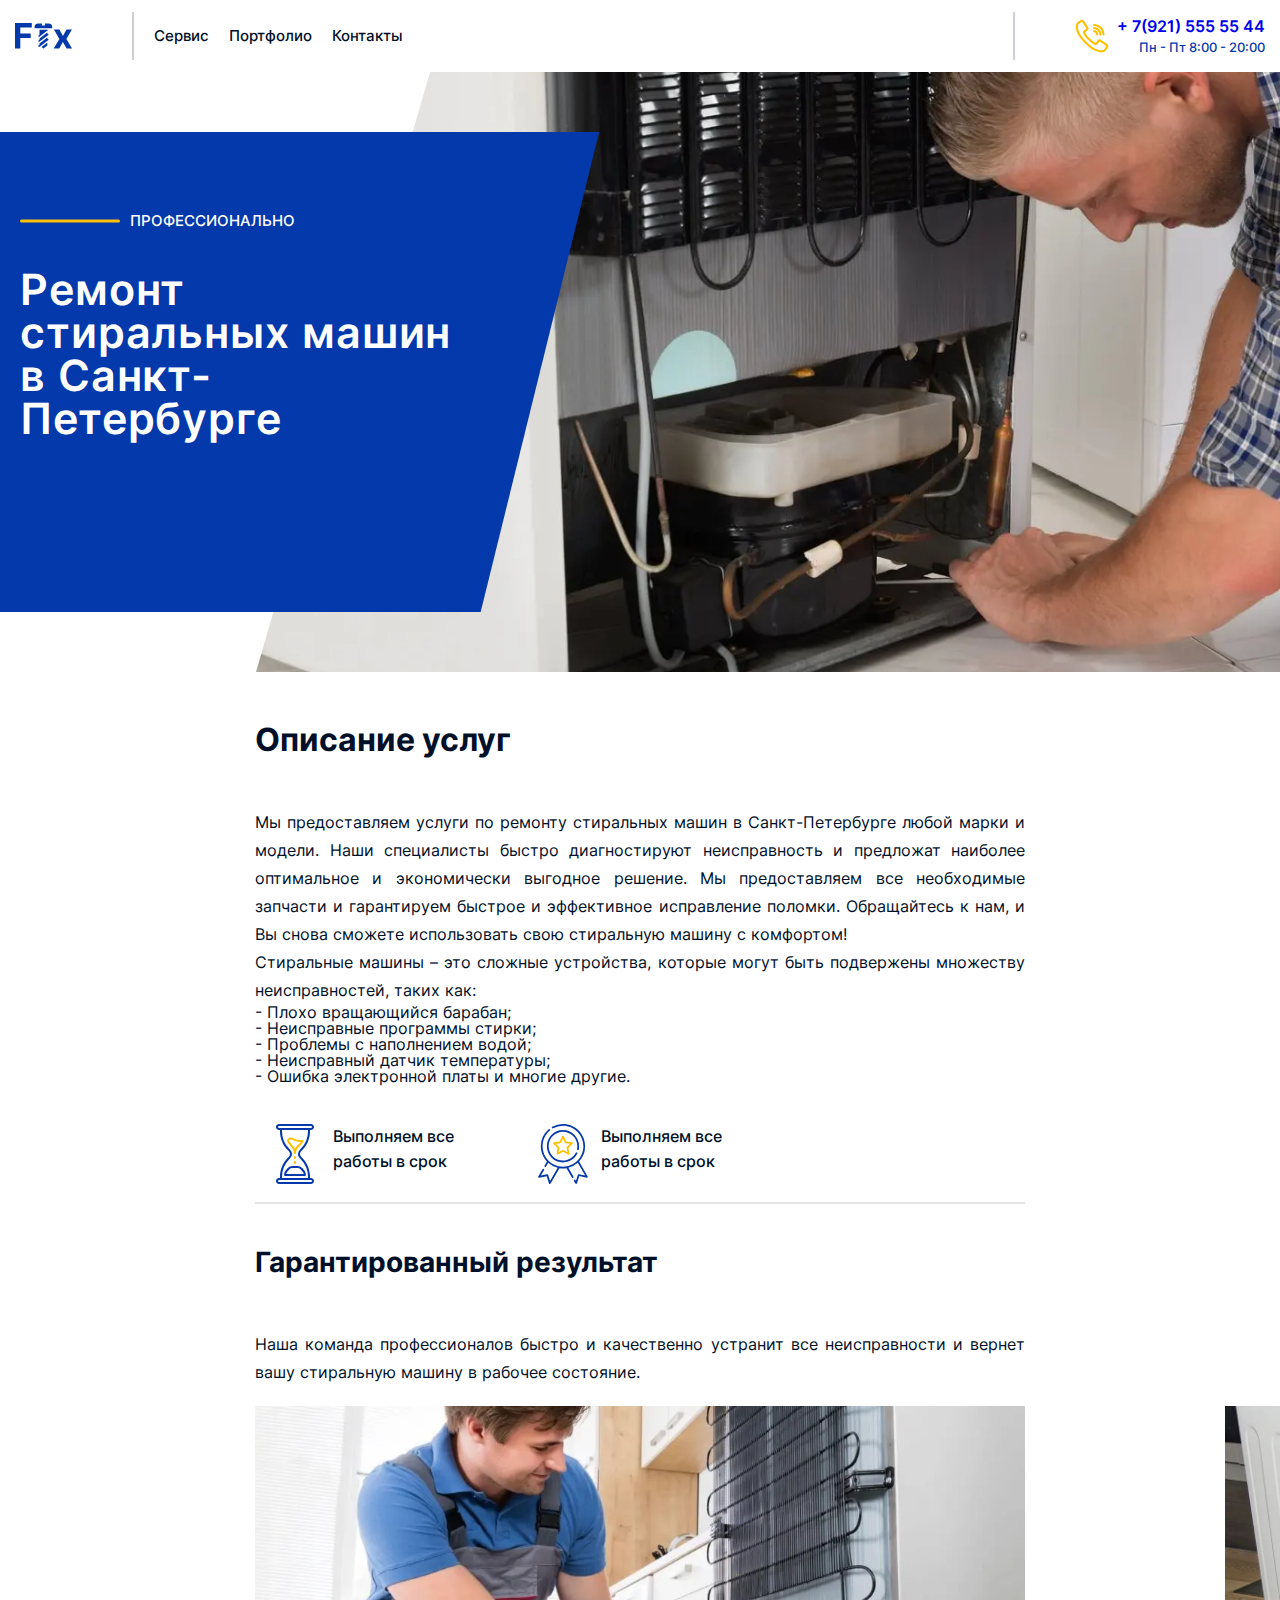
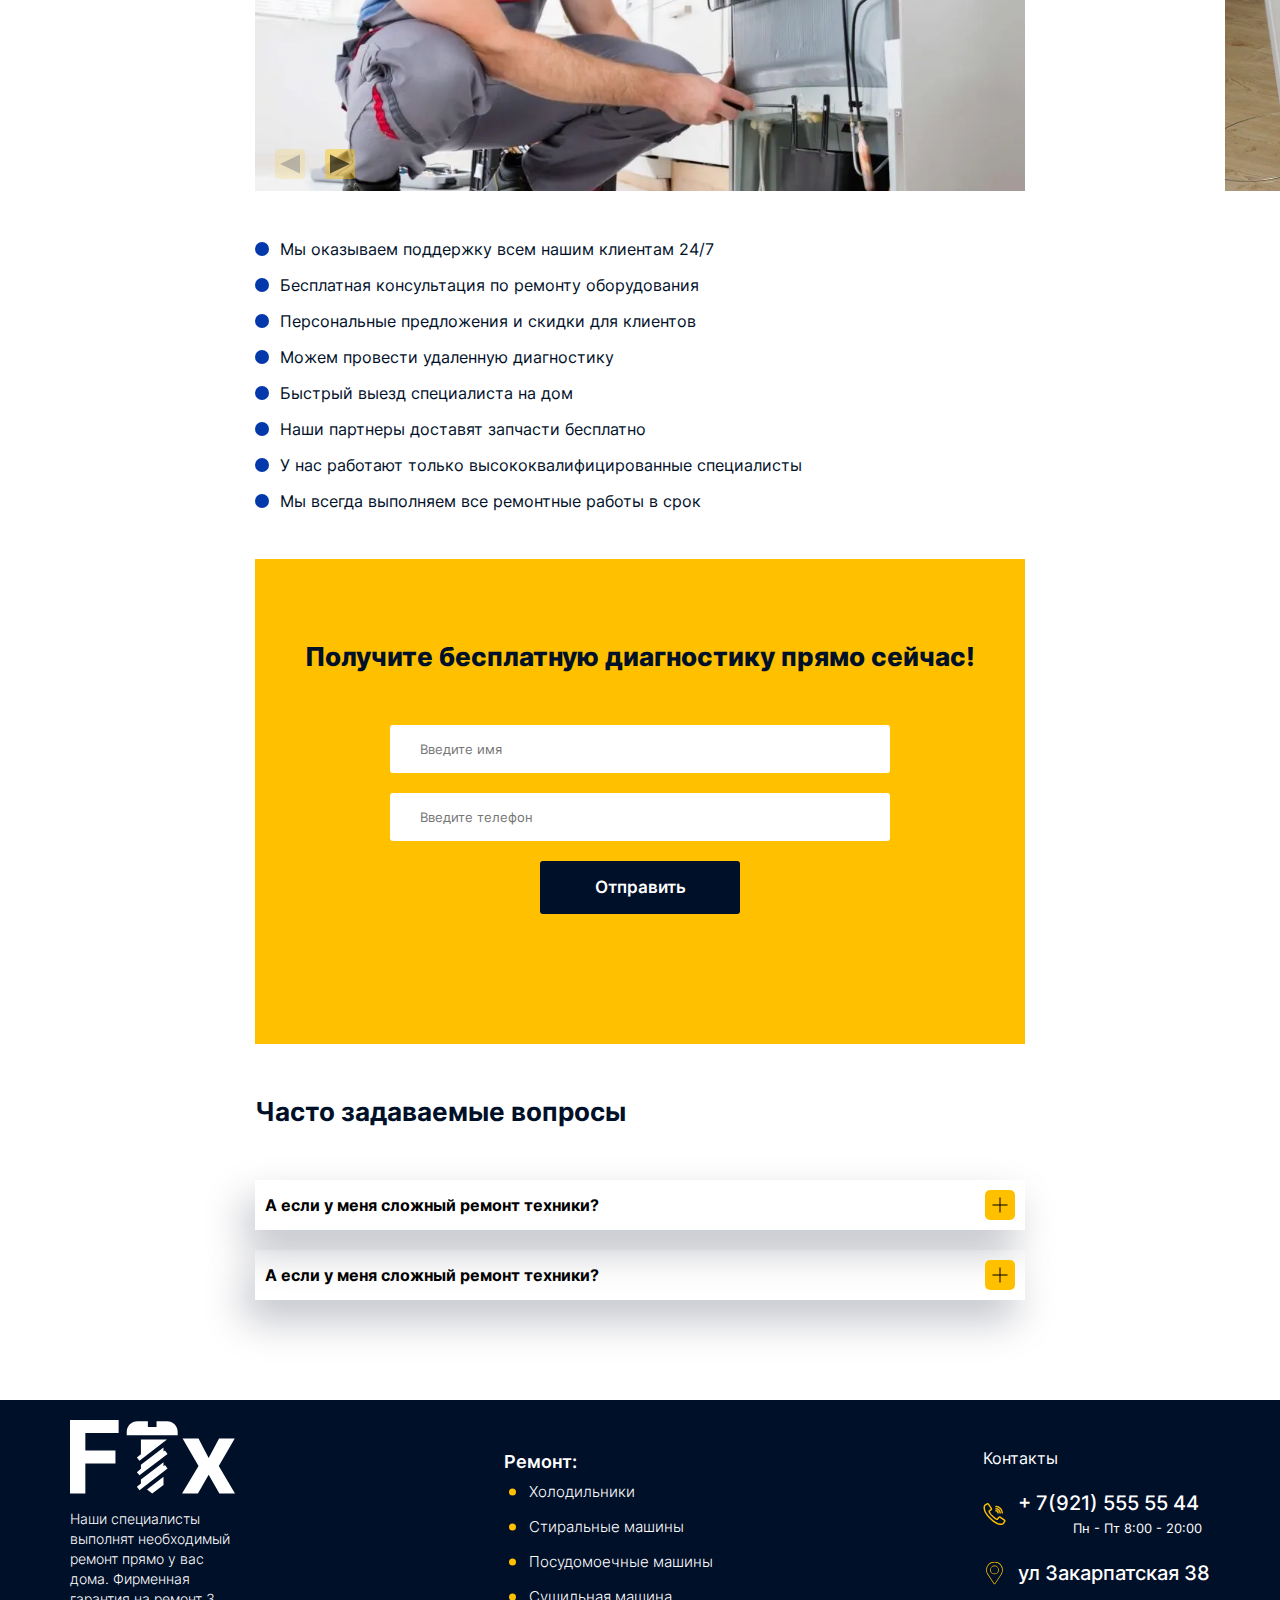
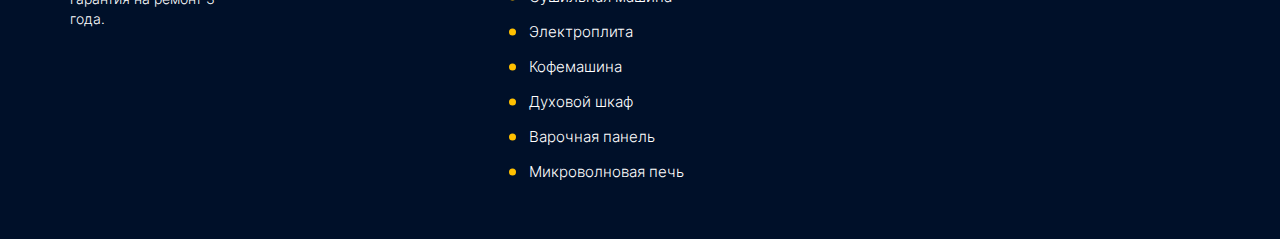
<file: washer.html>
<!DOCTYPE html>
<html lang="ru">
  <head>
    <title>Ремонт стиральных машин в Санкт-Петербурге | Название компании</title>
    <meta charset="UTF-8">
    <meta name="viewport" content="width=device-width, initial-scale=1.0">
    <meta name="description" content="Профессиональный ремонт посудомоечных машин в Санкт-Петербурге. Работаем с любыми типами и моделями техники. Звоните и заказывайте услуги уже сегодня!">
    <meta name="keywords" content="">
    <meta name="format-detection" content="telephone=no">
    <link rel="icon" href="img/favicons/favicon.ico" sizes="any">
    <link rel="icon" href="img/favicons/icon.svg" type="image/svg+xml">
    <link rel="apple-touch-icon" href="img/favicons/apple-touch-icon.png">
    <link rel="manifest" href="manifest.webmanifest">
  </head>
  <link rel="stylesheet" href="css/libs/swiper-bundle.min.css">
  <link rel="stylesheet" href="css/style.min.css">
  <body>
    <div class="wrapper">
      <header class="header">
        <div class="header__wrap _container _container_hd">
          <div class="header__logo"> <a href="index.html"> <img src="img/logo.svg" alt="логотип"></a></div>
          <div class="header__menu menu">
            <div class="menu__icon"><span></span></div>
            <nav class="menu__body">
              <ul class="menu__list">
                <li>
                  <button class="menu__link menu__link_btn">Cервис</button><span class="menu__arrow"></span>
                  <ul class="menu__sub-list">
                    <li><a class="menu__sub-link" href="refrigerator.html">Холодильник</a></li>
                    <li><a class="menu__sub-link" href="washer.html">Стиральная машина</a></li>
                    <li><a class="menu__sub-link" href="dishwasher.html">Посудомоечная машина</a></li>
                    <li><a class="menu__sub-link" href="dryer.html">Сушильная машина</a></li>
                    <li><a class="menu__sub-link" href="electric-stove.html">Электроплита</a></li>
                    <li><a class="menu__sub-link" href="coffeemachine.html">Кофемашина</a></li>
                    <li><a class="menu__sub-link" href="oven.html">Духовой шкаф</a></li>
                    <li><a class="menu__sub-link" href="cooktop.html">Варочная панель</a></li>
                    <li><a class="menu__sub-link" href="mikrovolnovka.html">Микроволновая печь</a></li>
                  </ul>
                </li>
                <li><a class="menu__link" href="portfolio.html">Портфолио</a></li>
                <li><a class="menu__link" href="contacts.html">Контакты</a></li>
              </ul>
            </nav>
          </div>
          <div class="header__contacts"> <a href="tel:+7111111111">+ 7(921) 555 55 44</a><span>Пн - Пт 8:00 - 20:00</span></div>
        </div>
      </header>
      <main class="main">
        <section class="intro">
          <div class="intro__wrapp _container_hd">
            <div class="intro__text"><span>профессионально</span>
              <h1>Ремонт стиральных машин в Санкт-Петербурге</h1>
            </div>
            <div class="intro__img"> 
              <picture class="class">
                <source srcset="img/bg-main.webp" type="image/webp"/>
                <source srcset="img/bg-main.png" type="image/png"/><img src="img/bg-main.jpg" alt="ремонт бытовой техники"/>
              </picture>
            </div>
          </div>
        </section>
        <section class="description">
          <div class="description__wrap _container_single">
            <h2>Описание услуг</h2>
            <p>Мы предоставляем услуги по ремонту стиральных машин в Санкт-Петербурге любой марки и модели. Наши специалисты быстро диагностируют неисправность и предложат наиболее оптимальное и экономически выгодное решение. Мы предоставляем все необходимые запчасти и гарантируем быстрое и эффективное исправление поломки. Обращайтесь к нам, и Вы снова сможете использовать свою стиральную машину с комфортом!</p>
            <p>Стиральные машины – это сложные устройства, которые могут быть подвержены множеству неисправностей, таких как: </p>
            <ul class="description__list">
              <li>- Плохо вращающийся барабан;</li>
              <li>- Неисправные программы стирки;</li>
              <li>- Проблемы с наполнением водой;</li>
              <li>- Неисправный датчик температуры;</li>
              <li>- Ошибка электронной платы и многие другие.</li>
            </ul>
            <div class="advantag advantag_description">
              <div class="advantag__item"> 
                <div class="advantag__icon"> <img src="img/icons/clock.svg" alt="иконка"></div>
                <div class="advantag__title">Выполняем все работы в срок</div>
              </div>
              <div class="advantag__item"> 
                <div class="advantag__icon"> <img src="img/icons/warranty.svg" alt="иконка"></div>
                <div class="advantag__title">Выполняем все работы в срок</div>
              </div>
            </div>
            <h3>Гарантированный результат</h3>
            <p>Наша команда профессионалов быстро и качественно устранит все неисправности и вернет вашу стиральную машину в рабочее состояние. </p>
            <div class="img-slider img-slider-article">
              <div class="swiper-wrapper">
                <div class="swiper-slide img-slider__item"> 
                  <picture class="class">
                    <source srcset="img/slid-01.webp" type="image/webp"/>
                    <source srcset="img/slid-01.png" type="image/png"/><img src="img/slid-01.jpg" alt=""/>
                  </picture>
                </div>
                <div class="swiper-slide img-slider__item"> 
                  <picture class="class">
                    <source srcset="img/slid-02.webp" type="image/webp"/>
                    <source srcset="img/slid-02.png" type="image/png"/><img src="img/slid-02.jpg" alt=""/>
                  </picture>
                </div>
                <div class="swiper-slide img-slider__item"> 
                  <picture class="class">
                    <source srcset="img/slid-03.webp" type="image/webp"/>
                    <source srcset="img/slid-03.png" type="image/png"/><img src="img/slid-03.jpg" alt=""/>
                  </picture>
                </div>
                <div class="swiper-slide img-slider__item"> 
                  <picture class="class">
                    <source srcset="img/slid-04.webp" type="image/webp"/>
                    <source srcset="img/slid-04.png" type="image/png"/><img src="img/slid-04.jpg" alt=""/>
                  </picture>
                </div>
              </div>
              <div class="slider-buttons">
                <button class="swiper-button-prev"></button>
                <button class="swiper-button-next"></button>
              </div>
            </div>
            <ul class="description__advantage-list advantage-list">
              <li>Мы оказываем поддержку всем нашим клиентам 24/7</li>
              <li>Бесплатная консультация по ремонту оборудования</li>
              <li>Персональные предложения и скидки для клиентов</li>
              <li>Можем провести удаленную диагностику</li>
              <li>Быстрый выезд специалиста на дом</li>
              <li>Наши партнеры доставят запчасти бесплатно</li>
              <li>У нас работают только высококвалифицированные специалисты</li>
              <li>Мы всегда выполняем все ремонтные работы в срок</li>
            </ul>
          </div>
        </section>
        <section class="feedback feedback-article _container_single">
          <div class="feedback__form feedback-article__form">
            <form class="form" action="#" method="POST" enctype="multipart/form-data"> 
              <h5 class="feedback-article__title">Получите бесплатную диагностику прямо сейчас!</h5>
              <label class="form__label">
                <input class="form__input input-name" type="text" data-validate-field="name" name="Имя" placeholder="Введите имя">
              </label>
              <label class="form__label">
                <input class="form__input input-tel" type="tel" data-validate-field="tel" name="Телефон" placeholder="Введите телефон">
              </label>
              <button class="form__button button">Отправить</button>
            </form>
          </div>
        </section>
        <section class="question">
          <div class="question__wrap _container_single">
            <h4>Часто задаваемые вопросы</h4>
            <ul class="accordion__list">
              <li class="accordion">
                <button class="accordion__control" aria-expanded="false"><span class="accordion__title">А если у меня сложный ремонт техники?</span><span class="accordion__icon"></span></button>
                <div class="accordion__content" aria-hidden="true">
                  <p>Наш специалист приедет к вам домой, проведет диагностику и предложит варианты решения проблемы. И только после вашего согласия начнется ремонт.</p>
                </div>
              </li>
              <li class="accordion">
                <button class="accordion__control" aria-expanded="false"><span class="accordion__title">А если у меня сложный ремонт техники?</span><span class="accordion__icon"></span></button>
                <div class="accordion__content" aria-hidden="true">
                  <p>Наш специалист приедет к вам домой, проведет диагностику и предложит варианты решения проблемы. И только после вашего согласия начнется ремонт.</p>
                </div>
              </li>
            </ul>
          </div>
        </section>
      </main>
      <footer class="footer">
        <div class="footer__wrap _container">
          <div class="footer__logo">
            <div class="footer__logo-img"><img src="img/logo-wite.svg" alt="логотип"></div>
            <div class="footer__descr">Наши специалисты выполнят необходимый ремонт прямо у вас дома. Фирменная гарантия на ремонт 3 года.</div>
          </div>
          <ul class="footer__menu">Ремонт:
            <li class="footer__item"><a class="footer__link" href="refrigerator.html">Холодильники</a></li>
            <li class="footer__item"><a class="footer__link" href="washer.html">Стиральные машины</a></li>
            <li class="footer__item"><a class="footer__link" href="dishwasher.html">Посудомоечные машины</a></li>
            <li class="footer__item"><a class="footer__link" href="dryer.html">Сушильная машина</a></li>
            <li class="footer__item"><a class="footer__link" href="electric-stove.html">Электроплита</a></li>
            <li class="footer__item"><a class="footer__link" href="coffeemachine.html">Кофемашина</a></li>
            <li class="footer__item"><a class="footer__link" href="oven.html">Духовой шкаф</a></li>
            <li class="footer__item"><a class="footer__link" href="cooktop.html">Варочная панель</a></li>
            <li class="footer__item"><a class="footer__link" href="mikrovolnovka.html">Микроволновая печь</a></li>
          </ul>
          <div class="footer__contacts">Контакты<a class="footer__contacts-tel" href="tel:">+ 7(921) 555 55 44 <span>Пн - Пт 8:00 - 20:00</span></a>
            <div class="footer__contacts-locatio">ул Закарпатская 38</div>
          </div>
        </div>
      </footer>
    </div>
    <script src="js/libs/inputmask.min.js"></script>
    <script src="js/libs/just-validate.min.js"></script>
    <script src="js/libs/swiper-bundle.min.js"></script>
    <script src="js/script-services.min.js"></script>
    <script src="js/script.min.js"></script>
  </body>
</html>
</file>
<file: css/style.min.css>
@font-face{font-family:Inter;font-display:swap;src:url(../fonts/Inter-Extra.woff) format("woff"),url(../fonts/Inter-Extra.woff2) format("woff2");font-weight:800;font-style:normal}@font-face{font-family:Inter;font-display:swap;src:url(../fonts/Inter-Bold.woff) format("woff"),url(../fonts/Inter-Bold.woff2) format("woff2");font-weight:700;font-style:normal}@font-face{font-family:Inter;font-display:swap;src:url(../fonts/Inter-SemiBold.woff) format("woff"),url(../fonts/Inter-SemiBold.woff2) format("woff2");font-weight:600;font-style:normal}@font-face{font-family:Inter;font-display:swap;src:url(../fonts/Inter-Medium.woff) format("woff"),url(../fonts/Inter-Medium.woff2) format("woff2");font-weight:500;font-style:normal}@font-face{font-family:Inter;font-display:swap;src:url(../fonts/Inter-Regular.woff) format("woff"),url(../fonts/Inter-Regular.woff2) format("woff2");font-weight:400;font-style:normal}@font-face{font-family:Inter;font-display:swap;src:url(../fonts/Inter-Light.woff) format("woff"),url(../fonts/Inter-Light.woff2) format("woff2");font-weight:300;font-style:normal}*{padding:0;margin:0;border:0;-webkit-transition:all 0s ease 0s;-o-transition:all 0s ease 0s;transition:all 0s ease 0s}*,:after,:before{-webkit-box-sizing:border-box;box-sizing:border-box}:active,:focus{outline:0}a:active,a:focus{outline:0}aside,footer,header,nav,section{display:block}body,html{height:100%;min-width:320px}body{line-height:1;font-family:inter;-ms-text-size-adjust:100%;-moz-text-size-adjust:100%;-webkit-text-size-adjust:100%}button,input,textarea{font-family:inter}input::-ms-clear{display:none}button{cursor:pointer}button::-moz-focus-inner{padding:0;border:0}a,a:visited{text-decoration:none}a:hover{text-decoration:none}ul li{list-style:none}img{vertical-align:top}h1,h2,h3,h4,h5,h6{font-weight:inherit;font-size:inherit}body{color:#001029;font-size:16px;font-style:normal;font-weight:400}body._lock{overflow:hidden}.wrapper{position:relative;width:100%;min-height:100%;overflow:hidden;display:-webkit-box;display:-ms-flexbox;display:flex;-webkit-box-orient:vertical;-webkit-box-direction:normal;-ms-flex-direction:column;flex-direction:column;-webkit-box-pack:justify;-ms-flex-pack:justify;justify-content:space-between}._container{max-width:1170px;padding:0 15px;margin:0 auto}._container_hd{padding:0 15px;max-width:1920px;margin:0 auto}._container_single{padding:0 15px;max-width:800px;margin:0 auto}h2,h3,h4,h5{font-weight:700;line-height:36px}h2{font-size:32px}h3{font-size:28px}h4,h5{font-size:26px}.title{display:inline-block;position:relative;padding:20px 0;color:#001029;text-align:right}.title__span{padding-left:120px;position:absolute;right:0;top:0;font-weight:500;font-size:15px;line-height:18px;text-transform:uppercase}.title__span::before{position:absolute;content:"";width:100px;height:3px;background-color:#ffc000;left:0;top:50%;-webkit-transform:translateY(-50%);-ms-transform:translateY(-50%);transform:translateY(-50%)}.title__title{font-size:32px;font-weight:800;line-height:42px}.title_wite{color:#fff}.menu__icon{display:none}.menu__body{padding:5px 0}.menu__list>li{position:relative;margin:0 0 0 20px}.menu__link{font-weight:500;font-size:15px;line-height:18px;color:#001029}.menu__link_btn{background:0 0}.menu__link:hover{color:#ffc000}.menu__sub-list{position:absolute;top:100%;left:0;background-color:#f8f8f8;min-width:350px}.menu__sub-list li{margin:0 0 10px 0}.menu__sub-list li:last-child{margin:0}.menu__sub-link{color:#001029;padding:15px 40px 15px 40px;display:block}.menu__sub-link:hover{background-color:#ffc000}.menu__arrow{display:none}body._pc .menu__list>li:hover .menu__sub-list{opacity:1;visibility:visible;-webkit-transform:translate(0,0);-ms-transform:translate(0,0);transform:translate(0,0);pointer-events:all;z-index:99}body._touch .menu__list>li{display:-webkit-box;display:-ms-flexbox;display:flex;-webkit-box-align:center;-ms-flex-align:center;align-items:center}body._touch .menu__link{-webkit-box-flex:1;-ms-flex:1 1 auto;flex:1 1 auto}body._touch .menu__arrow{display:block;width:0;height:0;margin:0 0 0 5px;-webkit-transition:-webkit-transform .3s ease 0s;transition:-webkit-transform .3s ease 0s;-o-transition:transform .3s ease 0s;transition:transform .3s ease 0s;transition:transform .3s ease 0s,-webkit-transform .3s ease 0s;border-left:5px solid transparent;border-right:5px solid transparent;border-top:10px solid #fff}body._touch .menu__list>li._active .menu__sub-list{opacity:1;visibility:visible;-webkit-transform:translate(0,0);-ms-transform:translate(0,0);transform:translate(0,0);pointer-events:all}body._touch .menu__list>li._active .menu__arrow{-webkit-transform:rotate(-180deg);-ms-transform:rotate(-180deg);transform:rotate(-180deg)}.header__wrap{height:72px;display:-webkit-box;display:-ms-flexbox;display:flex;-webkit-box-pack:justify;-ms-flex-pack:justify;justify-content:space-between;-webkit-box-align:center;-ms-flex-align:center;align-items:center}.header__logo{padding-left:15px}.header__menu{-webkit-box-flex:1;-ms-flex:1 1 100%;flex:1 1 100%;margin:0 60px;border-left:solid 2px #cccfd4;border-right:solid 2px #cccfd4}.header__contacts{padding-left:34px;padding-right:15px;-webkit-box-flex:0;-ms-flex:0 0 205px;flex:0 0 205px;text-align:right;font-weight:600;font-size:16px;line-height:19px;color:#0439ab;background-image:url(../img/icons/phone.svg);background-repeat:no-repeat;background-position:left center}.header__contacts span{margin-top:3px;display:block;font-weight:500;font-size:13px;line-height:16px}.intro{padding:80px 0;background-color:#0439ab}.intro__text{background-color:#0439ab;color:#fff}.intro__text span{position:relative;padding-left:110px;font-size:15px;font-weight:500;text-transform:uppercase}.intro__text span::before{content:"";position:absolute;z-index:1;height:3px;width:100px;left:0;top:50%;-webkit-transform:translateY(-50%);-ms-transform:translateY(-50%);transform:translateY(-50%);background-color:#ffc000;border-radius:3px}.intro__text h1{margin-top:40px;font-size:43px;font-weight:600;letter-spacing:.9px}.intro__img{display:none}.services__wrap{padding:100px 0;text-align:center}.services__list{padding:25px 0;display:-webkit-box;display:-ms-flexbox;display:flex;-webkit-box-orient:vertical;-webkit-box-direction:normal;-ms-flex-direction:column;flex-direction:column;text-align:left}.service{border:solid 1px #e3e4e5;border-radius:6px;margin:20px 0;padding:50px 50px 40px 50px;color:#001029;font-size:15px;font-weight:600;-webkit-transition:all .3s ease-in-out;-o-transition:all .3s ease-in-out;transition:all .3s ease-in-out;background-position:1160px;background-repeat:no-repeat;background-size:cover}.service__img{position:relative;margin-bottom:25px;width:60px;height:60px}.service__img img{position:absolute;left:0;top:0;width:100%;height:100%;-o-object-fit:contain;object-fit:contain}.service__img::before{position:absolute;content:"";right:-30px;top:-25px;width:75px;height:75px;border-radius:50%;background-color:#efefef}.service__title{margin-bottom:15px;font-size:20px}.service__price{color:#7e7f80;margin-bottom:80px}.service__link{position:relative;color:#001029}.service__link:after{content:"";position:absolute;right:-50px;top:50%;width:40px;height:40px;-webkit-transform:translateY(-50%);-ms-transform:translateY(-50%);transform:translateY(-50%);background-color:#ffc000;border-radius:5px}.service__link::before{content:"";-webkit-clip-path:polygon(40% 30%,40% 70%,60% 50%);clip-path:polygon(40% 30%,40% 70%,60% 50%);position:absolute;z-index:10;right:-50px;top:50%;width:40px;height:40px;-webkit-transform:translateY(-50%);-ms-transform:translateY(-50%);transform:translateY(-50%);background-color:#001029}.service:hover{background-position:center;background-repeat:no-repeat;background-size:cover;color:#fff}.service:hover .service__link,.service:hover .service__price{-webkit-transition:all .3s ease-in-out;-o-transition:all .3s ease-in-out;transition:all .3s ease-in-out;color:#fff}.work{position:relative}.work::before{position:absolute;z-index:1;content:"";height:150px;width:100%;-webkit-clip-path:polygon(0 0,100% 0,100% 100%,0 100%);clip-path:polygon(0 0,100% 0,100% 100%,0 100%);left:0;top:0;background-color:#e3e4e5}.work__number{padding:40px 0;z-index:5;position:relative}.number{display:-webkit-box;display:-ms-flexbox;display:flex;-webkit-box-pack:justify;-ms-flex-pack:justify;justify-content:space-between}.number__item{-webkit-box-flex:1;-ms-flex:1 0 140px;flex:1 0 140px;padding:10px}.number__value{display:inline-block;position:relative;font-weight:700;font-size:30px;color:#0439ab}.number__value_plus::after{position:absolute;content:"";width:20px;height:20px;right:-15px;top:-15px;background-image:url(../img/icons/plus.svg);background-size:contain;background-repeat:no-repeat}.number__value_precent::after{position:absolute;z-index:10;content:"";width:20px;height:20px;right:-15px;top:-15px;background-image:url(../img/icons/precent.svg);background-size:contain;background-repeat:no-repeat}.number__descr{font-weight:600;font-size:15px;line-height:22px}._no-webp .work-stage{background:-webkit-gradient(linear,left top,left bottom,from(rgba(4,57,171,.85))),url(../img/bg-work.png)}._no-webp .work-stage{background:-o-linear-gradient(rgba(4,57,171,.85)),url(../img/bg-work.png)}._no-webp .work-stage{background:linear-gradient(rgba(4,57,171,.85)),url(../img/bg-work.png)}.work-stage{margin-top:-50px;padding:100px 0;background-position:center}.work-stage__wrap{text-align:center}.work-stage__list{margin-top:50px;display:-webkit-box;display:-ms-flexbox;display:flex;-ms-flex-wrap:wrap;flex-wrap:wrap}.work-stage__item{-webkit-box-flex:1;-ms-flex:1 1 100%;flex:1 1 100%;color:#fff;margin:40px auto;padding:20px;-webkit-box-align:center;-ms-flex-align:center;align-items:center;z-index:3}.work-stage__img{position:relative;margin:0 auto;width:180px;height:180px;border-radius:50%;background-color:#fff}.work-stage__img img{position:absolute;width:60%;height:60%;left:50%;top:50%;-webkit-transform:translate(-50%,-50%);-ms-transform:translate(-50%,-50%);transform:translate(-50%,-50%);border-bottom:solid 3px #ffc000;-o-object-fit:contain;object-fit:contain}.work-stage__title{font-weight:700;font-size:26px;line-height:31px;margin:15px 0}.work-stage__descr{font-weight:400;font-size:15px;line-height:24px}.advantages{padding:110px 0}.advantages__wrap{display:-webkit-box;display:-ms-flexbox;display:flex;-webkit-box-orient:vertical;-webkit-box-direction:normal;-ms-flex-direction:column;flex-direction:column}.advantages__descr{text-align:center}.advantages__paragraph{font-size:15px;line-height:25px;text-align:justify;padding-bottom:30px}.advantages__items{text-align:left}.advantages__img-wrap{position:relative}.advantages__img{margin-top:50px;position:relative;width:100%;padding-bottom:100%;overflow:hidden}.advantages__img img{position:absolute;width:100%;height:auto;top:0;left:0}.advantages__number{color:#0439ab;padding:10px;position:absolute;width:100px;height:100px;bottom:-30px;right:0;background-color:#fff;border-left:solid 2px #ffc000;font-size:30px;font-weight:800;text-transform:uppercase;display:block}.advantages__number span{margin-top:10px;display:block;font-size:13px;font-weight:600;color:#001029;text-transform:none}.advantages__number::after{position:absolute;content:"";width:20px;height:20px;right:0;top:2px;background-image:url(../img/icons/plus.svg);background-size:contain;background-repeat:no-repeat}.advantag{display:-webkit-box;display:-ms-flexbox;display:flex;-ms-flex-wrap:wrap;flex-wrap:wrap;margin:0 -10px;margin-bottom:20px}.advantag__item{padding:10px;display:-webkit-box;display:-ms-flexbox;display:flex}.advantag__icon{position:relative;-webkit-box-flex:0;-ms-flex:0 0 60px;flex:0 0 60px;width:60px;height:60px}.advantag__icon img{position:absolute;width:100%;height:100%;left:0;top:0}.advantag__title{-webkit-box-flex:0;-ms-flex:0 1 180px;flex:0 1 180px;margin-left:8px;font-weight:500;font-size:16px;line-height:25px}.director{border-top:solid 1px #e3e4e5;padding-top:20px;display:-webkit-box;display:-ms-flexbox;display:flex;-webkit-box-align:center;-ms-flex-align:center;align-items:center}.director__img{position:relative;width:90px;height:90px;border-radius:50%;overflow:hidden}.director__img img{position:absolute;left:0;top:0;width:100%;height:100%;-o-object-fit:cover;object-fit:cover}.director__data{margin-left:30px;display:block;font-weight:500;font-size:18px;line-height:25px;text-transform:uppercase}.director__data span{display:block;font-size:15px;line-height:25px;color:#7e7f80;text-transform:none}.feedback{position:relative;background-color:#0439ab}.feedback__wrap{background-color:#e3e4e5;padding:40px 0}.feedback__contacts{display:-webkit-box;display:-ms-flexbox;display:flex;-webkit-box-orient:vertical;-webkit-box-direction:normal;-ms-flex-direction:column;flex-direction:column;-webkit-box-align:center;-ms-flex-align:center;align-items:center}.feedback__form{background-color:#ffc000;padding:50px 0}.title__descr{font-weight:500;font-size:11px;line-height:16px}.contacts-form__link{position:relative;font-weight:600;font-size:20px;line-height:25px;padding-left:60px;margin-top:40px}.contacts-form__link::before{position:absolute;content:"";width:40px;height:40px;left:0;top:50%;-webkit-transform:translateY(-50%);-ms-transform:translateY(-50%);transform:translateY(-50%);background-image:url(../img/icons/phone.svg);background-repeat:no-repeat;background-position:center;background-size:40%;background-color:#fff;border-radius:50%}.contacts-form__mode{position:absolute;left:62px;top:-15px;font-weight:500;font-size:13px;line-height:13px;color:#001029}.form{display:-webkit-box;display:-ms-flexbox;display:flex;-webkit-box-orient:vertical;-webkit-box-direction:normal;-ms-flex-direction:column;flex-direction:column;padding:80px 20px}.form__select{margin:0 auto 20px;padding:16px 30px 16px 30px;border-radius:3px;max-width:500px;width:100%}.form__label{margin:auto;margin-bottom:20px;max-width:500px;width:100%}.form__input{width:100%;padding:16px 30px 16px 30px;border-radius:3px}.form__button{margin:auto;border-radius:3px;padding:16px 30px 16px 30px;max-width:200px;width:100%;background-color:#001029;color:#fff;-webkit-transition:background-color .3s ease-in-out;-o-transition:background-color .3s ease-in-out;transition:background-color .3s ease-in-out;font-weight:600;font-size:17px;line-height:21px}.form__button:hover{background-color:#0439ab}.img-slider__item{position:relative;width:100%;padding-bottom:50%;overflow:hidden}.img-slider__item img{position:absolute;left:0;right:0;width:100%;height:100%;-o-object-fit:cover;object-fit:cover}.text-slider{position:relative;margin-top:50px;overflow:hidden;padding-bottom:50px}.text-slider__wrap{text-align:center}.text-slider__item{text-align:left}.text-slider__reviews{position:relative;font-weight:500;font-size:15px;line-height:24px;color:#4c4c4d;padding-left:20px;margin-bottom:20px}.text-slider__reviews::before{position:absolute;content:"";left:0;top:0;width:3px;height:100%;background-color:#ffc000}.text-slider__person{display:-webkit-box;display:-ms-flexbox;display:flex;-webkit-box-align:center;-ms-flex-align:center;align-items:center}.text-slider__img{position:relative;width:100px;height:100px;border-radius:50%;overflow:hidden}.text-slider__img img{position:absolute;left:0;top:0;width:100%;height:100%;-o-object-fit:cover;object-fit:cover}.text-slider__client{margin-left:30px;font-weight:600;font-size:18px;line-height:24px;color:#000}.text-slider__client span{display:block;font-weight:400;font-size:13px;line-height:24px;text-transform:uppercase;color:#001029}.slider-buttons{width:100px;height:40px;position:absolute;z-index:5;left:50%;bottom:0;-webkit-transform:translateX(-50%);-ms-transform:translateX(-50%);transform:translateX(-50%)}.swiper-button-next,.swiper-button-prev{position:absolute;width:30px;height:30px;border-radius:3px;background-color:#ffc000}.swiper-button-next::after,.swiper-button-prev::after{content:"";width:100%;height:100%;background-repeat:no-repeat;background-position:center;background-size:20px 20px}.swiper-button-prev::after{background-image:url(../img/icons/arow-l.svg)}.swiper-button-next::after{background-image:url(../img/icons/arow-r.svg)}.footer{background-color:#001029;padding:20px 0}.footer__logo-img{position:relative;width:165px;height:74px}.footer__logo-img img{position:absolute;left:0;top:0;width:100%;height:100%;-o-object-fit:contain;object-fit:contain}.footer__descr{max-width:480px;margin-top:15px;color:#fff;font-weight:300;font-size:14px;line-height:20px}.footer__menu{margin:30px 0;font-weight:600;font-size:18px;line-height:24px;color:#fff}.footer__item{padding:5px}.footer__link{position:relative;padding-left:20px;font-weight:300;font-size:15px;line-height:24px;color:#fff;-webkit-transition:all .3s ease-in-out;-o-transition:all .3s ease-in-out;transition:all .3s ease-in-out}.footer__link::before{position:absolute;content:"";left:0;top:50%;-webkit-transform:translateY(-50%);-ms-transform:translateY(-50%);transform:translateY(-50%);width:7px;height:7px;border-radius:50%;background-color:#ffc000}.footer__link:hover{color:#ffc000}.footer__contacts{color:#fff}.footer__contacts-tel{position:relative;padding-left:35px;margin:25px 0;font-weight:500;font-size:20px;line-height:24px;display:block;color:#fff}.footer__contacts-tel span{margin-top:5px;padding-left:55px;display:block;font-weight:400;font-size:13px;line-height:16px}.footer__contacts-tel::before{position:absolute;content:"";left:0;top:50%;-webkit-transform:translateY(-50%);-ms-transform:translateY(-50%);transform:translateY(-50%);width:23px;height:23px;background-image:url(../img/icons/phone.svg);background-repeat:no-repeat;background-size:contain}.footer__contacts-locatio{position:relative;padding-left:35px;font-weight:500;font-size:20px;line-height:24px}.footer__contacts-locatio::before{position:absolute;content:"";left:0;top:50%;-webkit-transform:translateY(-50%);-ms-transform:translateY(-50%);transform:translateY(-50%);width:23px;height:23px;background-image:url(../img/icons/location.svg);background-repeat:no-repeat;background-size:contain}.description h2,.description h3,.description h4,.description h5,.question h2,.question h3,.question h4,.question h5{margin:50px 0}.description__wrap p,.question__wrap p{line-height:28px;text-align:justify}.advantag_description{position:relative;margin:30px 0 50px}.advantag_description::after{position:absolute;content:"";width:100%;height:2px;bottom:-10px;left:0;background-color:#e3e4e5}.img-slider-article{position:relative;margin:20px 0;width:100%}.img-slider-article>.slider-buttons{left:60px}.img-slider-article button{background-color:rgba(255,192,0,.43)}.img-slider-article button::after{opacity:.6}.img-slider-article button:hover{-webkit-box-shadow:0 0 10px 1px rgba(255,192,0,.7098039216);box-shadow:0 0 10px 1px rgba(255,192,0,.7098039216)}.advantage-list{margin-top:50px}.advantage-list li{position:relative;margin:20px 0;padding-left:25px}.advantage-list li::before{position:absolute;content:"";left:0;top:50%;-webkit-transform:translateY(-50%);-ms-transform:translateY(-50%);transform:translateY(-50%);width:14px;height:14px;background-color:#0439ab;border-radius:50%;-webkit-transition:background-color .3s ease-in-out;-o-transition:background-color .3s ease-in-out;transition:background-color .3s ease-in-out}.advantage-list li:hover::before{background-color:#ffc000}.feedback-article{margin-top:50px;background-color:transparent}.feedback-article__title{margin-bottom:50px;text-align:center;font-weight:800}.feedback-article::after{display:none}.question{margin-bottom:100px}.question h5{font-size:18px;font-weight:600}.accordion{padding:10px;-webkit-box-shadow:-10px 20px 40px rgba(0,16,41,.25);box-shadow:-10px 20px 40px rgba(0,16,41,.25);margin-bottom:20px}.accordion__control{width:100%;background-color:transparent;cursor:pointer}.accordion__content{max-height:0;opacity:0;overflow:hidden;will-change:max-height;-webkit-transition:all .3s ease-out;-o-transition:all .3s ease-out;transition:all .3s ease-out;-webkit-box-sizing:content-box;box-sizing:content-box}.accordion__title{font-weight:700;font-size:1.17em}.accordion__icon{-webkit-transition:-webkit-transform .3s ease-out;transition:-webkit-transform .3s ease-out;-o-transition:transform .3s ease-out;transition:transform .3s ease-out;transition:transform .3s ease-out,-webkit-transform .3s ease-out}.open .accordion__icon{-webkit-transform:rotate(45deg);-ms-transform:rotate(45deg);transform:rotate(45deg)}.open .accordion__content{opacity:1;padding:20px}.accordion__control{display:-webkit-box;display:-ms-flexbox;display:flex;-webkit-box-align:center;-ms-flex-align:center;align-items:center;-webkit-box-pack:justify;-ms-flex-pack:justify;justify-content:space-between}.accordion__control::-webkit-details-marker{display:none}.accordion__icon{position:relative;display:inline-block;width:30px;height:30px;border-radius:5px;background-color:#ffc000}.accordion__icon::before{content:"";position:absolute;left:50%;top:50%;width:50%;height:1px;background-color:#000;-webkit-transform:translate(-50%,-50%);-ms-transform:translate(-50%,-50%);transform:translate(-50%,-50%)}.accordion__icon::after{content:"";position:absolute;left:50%;top:50%;width:1px;height:50%;background-color:#000;-webkit-transform:translate(-50%,-50%);-ms-transform:translate(-50%,-50%);transform:translate(-50%,-50%)}.grid{padding:30px;display:-ms-grid;display:grid;-ms-grid-columns:(1fr)[4];grid-template-columns:repeat(4,1fr);grid-gap:30px}.grid-item{height:300px;background-color:#333}.grid-item img{width:100%;height:100%;-o-object-fit:cover;object-fit:cover}.grid-item a{display:block;width:100%;height:100%}.grid-item iframe,.grid-item video{width:100%;height:100%;border:none}@media (min-width:481px){._container_hd{padding:0}.intro{background-color:transparent;padding:0}.intro__wrapp{position:relative}.intro__text{height:80%;max-width:450px;position:absolute;z-index:5;top:50%;-webkit-transform:translateY(-50%);-ms-transform:translateY(-50%);transform:translateY(-50%);padding:80px 80px 80px 20px;-webkit-clip-path:polygon(0 0,99.86% 0,80.11% 100%,0 100%);clip-path:polygon(0 0,99.86% 0,80.11% 100%,0 100%)}.intro__text h1{max-width:440px}.intro__img{margin-left:auto;display:block;position:relative;height:500px;width:80%;-webkit-clip-path:polygon(17% 0,100% 0,100% 100%,0 100%);clip-path:polygon(17% 0,100% 0,100% 100%,0 100%);overflow:hidden}.intro__img img{position:absolute;right:0;left:0;width:150%;height:100%;-o-object-fit:cover;object-fit:cover}.contacts-form__link{font-size:35px;line-height:40px}.contacts-form__link::before{width:50px;height:50px;background-size:70%}}@media (min-width:641px){.title__span{font-size:15px}.title__title{font-size:48px;line-height:50px}.services__list{-webkit-box-pack:center;-ms-flex-pack:center;justify-content:center;-webkit-box-orient:horizontal;-webkit-box-direction:normal;-ms-flex-direction:row;flex-direction:row;-ms-flex-wrap:wrap;flex-wrap:wrap;margin:0 -10px}.service{-webkit-box-flex:1;-ms-flex:1 1 360px;flex:1 1 360px;margin:10px}.work::before{-webkit-clip-path:polygon(0 0,88% 0,82% 100%,0 100%);clip-path:polygon(0 0,88% 0,82% 100%,0 100%)}.number{-webkit-box-pack:start;-ms-flex-pack:start;justify-content:start}.number__item{-webkit-box-flex:0;-ms-flex:0 1 180px;flex:0 1 180px;padding:10px}.work-stage__item{-webkit-box-flex:0;-ms-flex:0 0 50%;flex:0 0 50%}}@media (min-width:768px){.menu__list{display:-webkit-box;display:-ms-flexbox;display:flex;-webkit-box-align:center;-ms-flex-align:center;align-items:center}.menu__list>li{padding:10px 0}.menu__sub-list{-webkit-transform:translate(0,10%);-ms-transform:translate(0,10%);transform:translate(0,10%);opacity:0;visibility:hidden;pointer-events:none;-webkit-transition:all .3s ease 0s;-o-transition:all .3s ease 0s;transition:all .3s ease 0s}}@media (min-width:961px){.intro__text{max-width:600px;width:100%}.intro__img{height:600px}.work::before{height:180px}.number{-webkit-box-pack:start;-ms-flex-pack:start;justify-content:start}.number__item{-webkit-box-flex:0;-ms-flex:0 1 250px;flex:0 1 250px;padding:10px}.number__value{font-size:60px}}@media (min-width:1025px){.work-stage{position:relative}.work-stage::before{content:"";position:absolute;z-index:2;left:0;bottom:320px;width:100%;height:200px;background-image:url(../img/line.svg);background-size:cover;background-repeat:no-repeat;background-position:center center}.work-stage__item{-webkit-box-flex:0;-ms-flex:0 0 25%;flex:0 0 25%}.work-stage__item_move{padding-top:50px}.advantages__wrap{-webkit-box-orient:horizontal;-webkit-box-direction:normal;-ms-flex-direction:row;flex-direction:row}.advantages__descr{padding-right:40px}.advantages__img-wrap{-webkit-box-align:stretch;-ms-flex-align:stretch;align-items:stretch;-webkit-box-flex:0;-ms-flex:0 0 35%;flex:0 0 35%}.advantages__img{height:100%}.advantag{-ms-flex-wrap:nowrap;flex-wrap:nowrap}.feedback{margin-top:100px}.feedback__wrap{position:absolute;z-index:5;width:100%;left:0;top:-126px;-webkit-clip-path:polygon(10% 0,100% 0,100% 100%,0 100%);clip-path:polygon(10% 0,100% 0,100% 100%,0 100%);margin-left:6%}.feedback__form{padding-top:100px}.footer__wrap{display:-webkit-box;display:-ms-flexbox;display:flex;-webkit-box-pack:justify;-ms-flex-pack:justify;justify-content:space-between}.footer__logo{-webkit-box-flex:0;-ms-flex:0 0 168px;flex:0 0 168px}.footer__contacts{margin-top:30px}.feedback-article{margin-top:50px}.feedback-article__form{padding-top:0}}@media (min-width:1281px){.intro__text{max-width:900px;width:100%}.service{-webkit-box-flex:0;-ms-flex:0 1 360px;flex:0 1 360px}.feedback{height:800px}._no-webp .feedback::after{background-image:url(../img/feedback.jpg)}.feedback::after{position:absolute;z-index:1;content:"";right:0;top:0;width:70%;height:100%;-webkit-clip-path:polygon(10% 0,100% 0,100% 100%,0 100%);clip-path:polygon(10% 0,100% 0,100% 100%,0 100%);background-repeat:no-repeat;background-position:center;background-size:cover}.feedback__contacts{-webkit-box-orient:horizontal;-webkit-box-direction:normal;-ms-flex-direction:row;flex-direction:row;-webkit-box-pack:end;-ms-flex-pack:end;justify-content:end}.feedback__form{position:relative;top:50%;-webkit-transform:translateY(-50%);-ms-transform:translateY(-50%);transform:translateY(-50%);width:50%;z-index:3}.contacts-form__link{margin:auto;-webkit-box-flex:0;-ms-flex:0 0 400px;flex:0 0 400px}.feedback__contacts .title{margin-right:50px;-webkit-box-flex:1;-ms-flex:1 0 500px;flex:1 0 500px}.reviews{background-color:#f0f1f2}.reviews__wrap{display:-webkit-box;display:-ms-flexbox;display:flex;-webkit-box-align:center;-ms-flex-align:center;align-items:center;padding-right:max(15px,(100% - 1530px) / 2)}.img-slider{-webkit-clip-path:polygon(0 .2%,100% 0,75% 100%,0 100%);clip-path:polygon(0 .2%,100% 0,75% 100%,0 100%);position:relative;width:calc(100% - 490px - 30px)}.img-slider__item{position:relative;width:100%;height:700px;padding-bottom:0;overflow:hidden}.img-slider__item img{position:absolute;left:0;right:0;width:100%;height:100%;-o-object-fit:cover;object-fit:cover}.text-slider{-webkit-clip-path:polygon(20% 0,100% 0,100% 100%,0 100%);clip-path:polygon(20% 0,100% 0,100% 100%,0 100%);padding:130px;background-color:#f0f1f2;position:relative;margin-left:-400px}.feedback-article{height:auto}.img-slider-article{width:100%;-webkit-clip-path:polygon(0 0,100% 0,100% 100%,0 100%);clip-path:polygon(0 0,100% 0,100% 100%,0 100%)}.feedback-article__form{top:0;-webkit-transform:translateY(0);-ms-transform:translateY(0);transform:translateY(0);width:100%}}@media (max-width:768px){.menu{padding-right:15px}.menu__link{color:#fff}.menu__icon{z-index:99;display:block;position:relative;width:30px;height:18px;cursor:pointer}.menu__icon span,.menu__icon::after,.menu__icon::before{left:0;position:absolute;height:14%;width:100%;-webkit-transition:all .3s ease 0s;-o-transition:all .3s ease 0s;transition:all .3s ease 0s;background-color:#0439ab}.menu__icon::after,.menu__icon::before{content:""}.menu__icon::before{top:0}.menu__icon::after{bottom:0}.menu__icon span{top:50%;-webkit-transform:scale(1) translate(0,-50%);-ms-transform:scale(1) translate(0,-50%);transform:scale(1) translate(0,-50%)}.menu__icon._active span{-webkit-transform:scale(0) translate(0,-50%);-ms-transform:scale(0) translate(0,-50%);transform:scale(0) translate(0,-50%)}.menu__icon._active::before{top:50%;-webkit-transform:rotate(-45deg) translate(0,-50%);-ms-transform:rotate(-45deg) translate(0,-50%);transform:rotate(-45deg) translate(0,-50%);background-color:#ffc000}.menu__icon._active::after{bottom:50%;-webkit-transform:rotate(45deg) translate(0,50%);-ms-transform:rotate(45deg) translate(0,50%);transform:rotate(45deg) translate(0,50%);background-color:#ffc000}.menu__body{position:fixed;z-index:98;top:0;left:-100%;width:100%;height:100%;background-color:rgba(0,16,41,.97);padding:100px 30px 30px 30px;-webkit-transition:left .3s ease 0s;-o-transition:left .3s ease 0s;transition:left .3s ease 0s;overflow:auto}.menu__body._active{left:0}.menu__body::before{content:"";width:100%;top:0;left:0;height:70px;z-index:2}.menu__list>li{-ms-flex-wrap:wrap;flex-wrap:wrap;margin:0 0 30px 0}.menu__list>li:last-child{margin-bottom:0}.menu__list>li._active .menu__sub-list{display:block}.menu__link{font-size:24px;text-align:left;letter-spacing:2px}.menu__sub-list{position:relative;background-color:rgba(0,16,41,.97);-webkit-box-flex:1;-ms-flex:1 1 100%;flex:1 1 100%;margin:20px 0 0 0;display:none}.menu__sub-link{font-size:20px;color:#fff}.header__menu{border-left:none;border-right:none;-webkit-box-flex:0;-ms-flex:0 0 30px;flex:0 0 30px;-webkit-box-ordinal-group:4;-ms-flex-order:3;order:3;margin:0}.header__contacts{padding:10px 0 10px 34px}.header__contacts span{display:none}}@media (max-width:480px){.header__contacts{display:none}}._webp .work-stage{background:-webkit-gradient(linear,left top,left bottom,from(rgba(4,57,171,.85))),url(../img/bg-work.webp)}._webp .work-stage{background:-o-linear-gradient(rgba(4,57,171,.85)),url(../img/bg-work.webp)}._webp .work-stage{background:linear-gradient(rgba(4,57,171,.85)),url(../img/bg-work.webp)}@media (min-width:1281px){._webp .feedback::after{background-image:url(../img/feedback.webp)}}
/*# sourceMappingURL=style.min.css.map */
</file>
